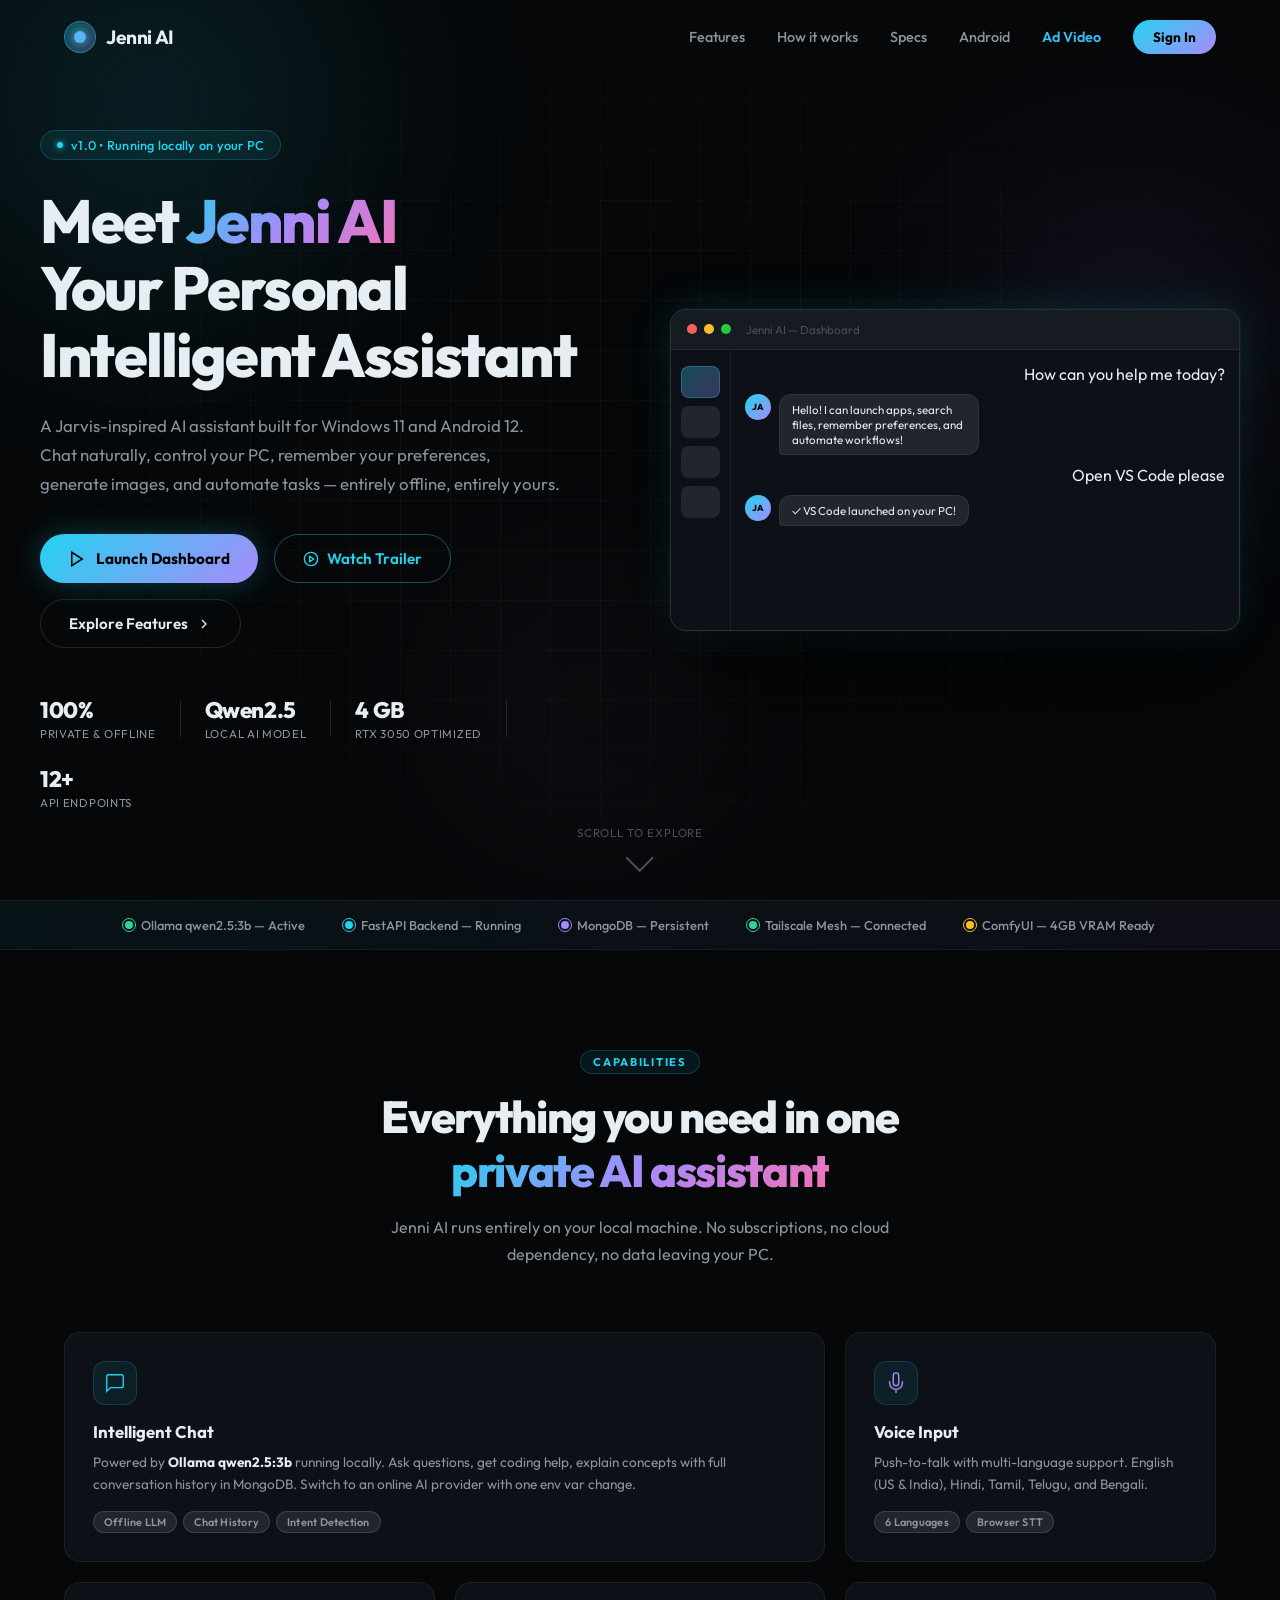
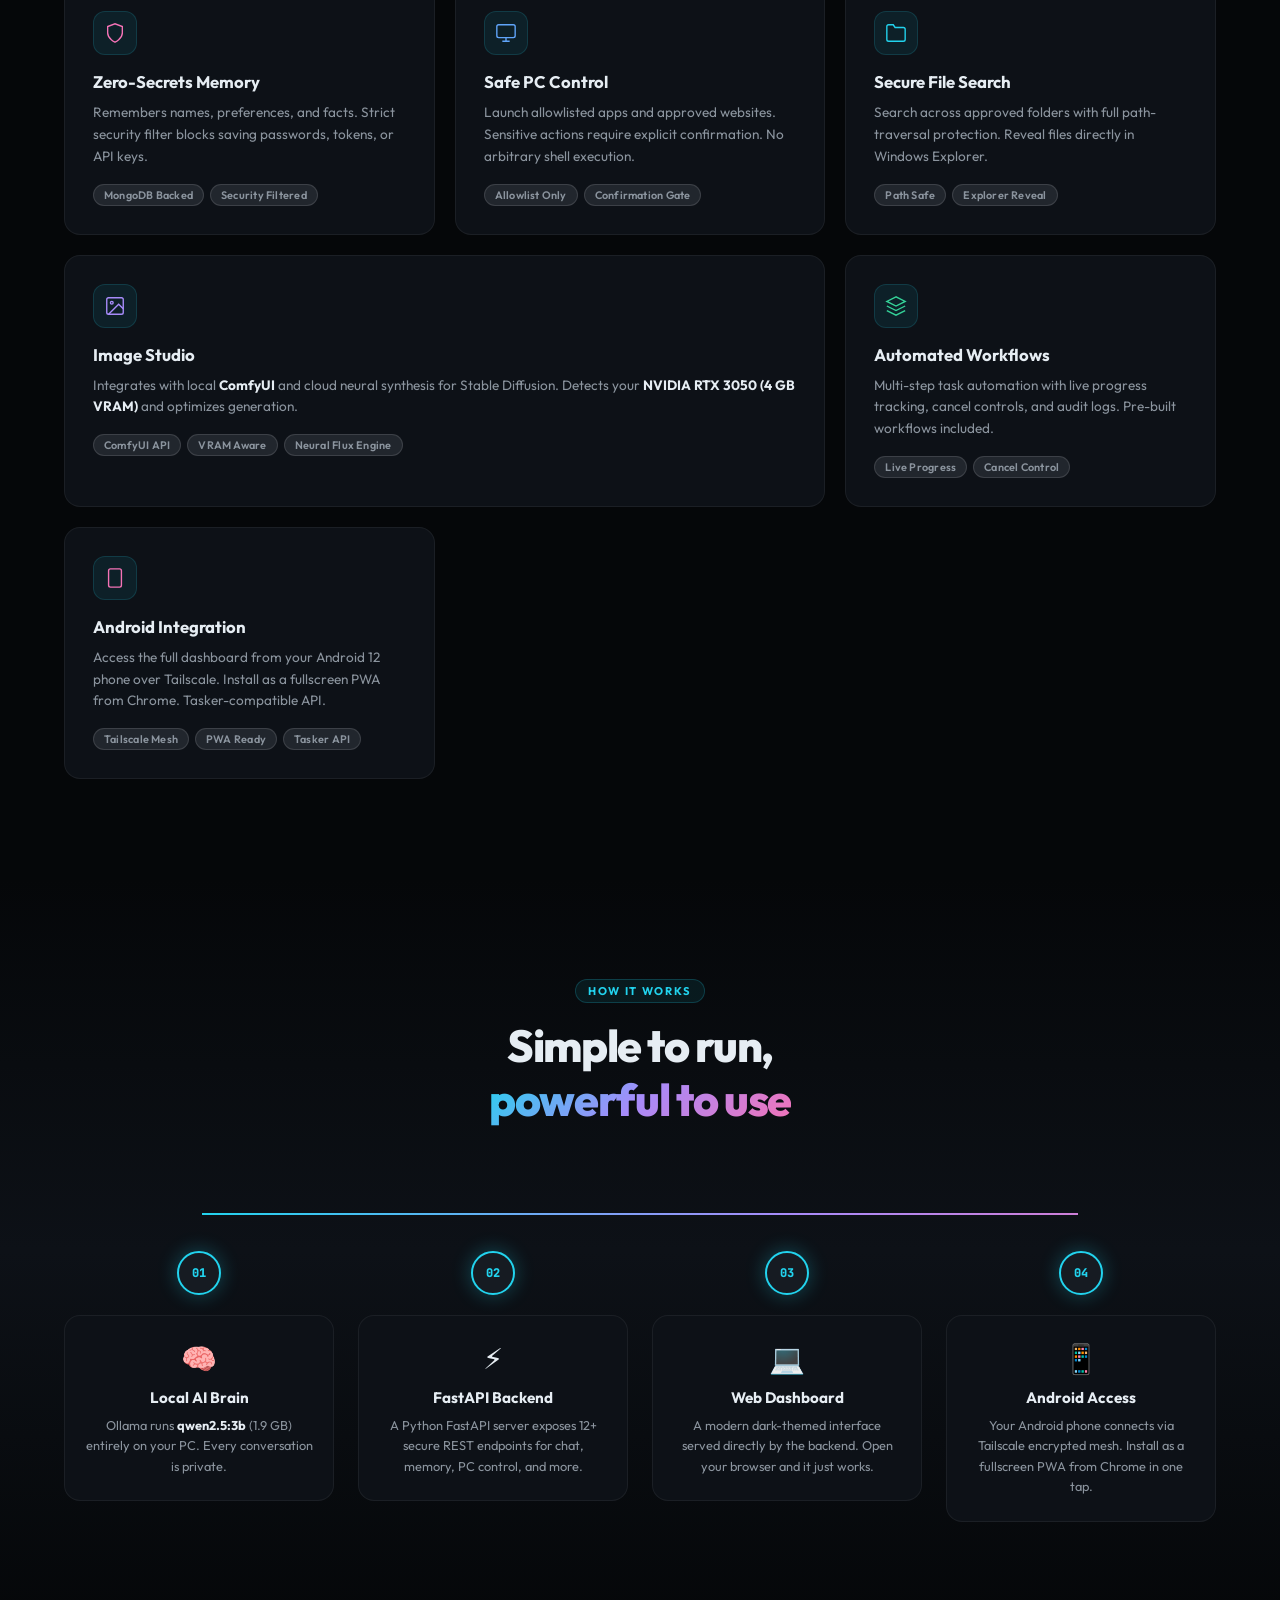
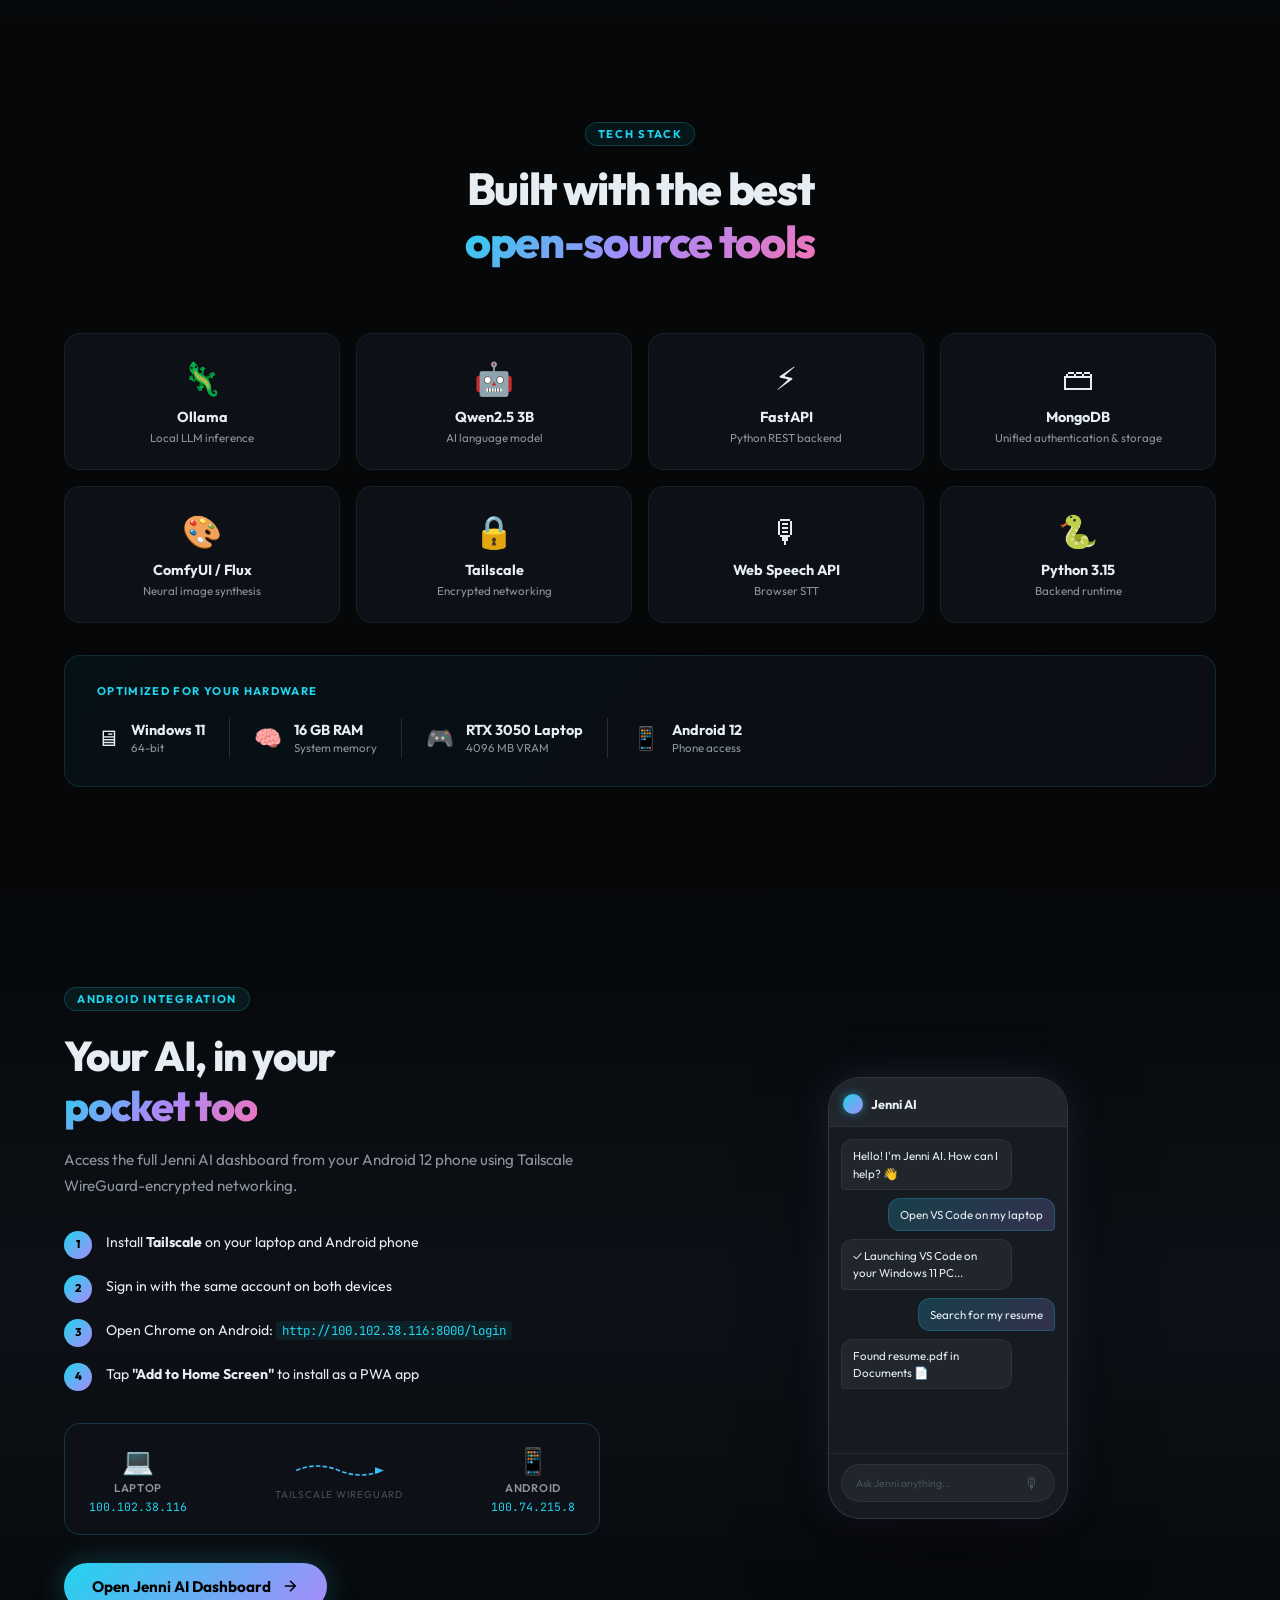
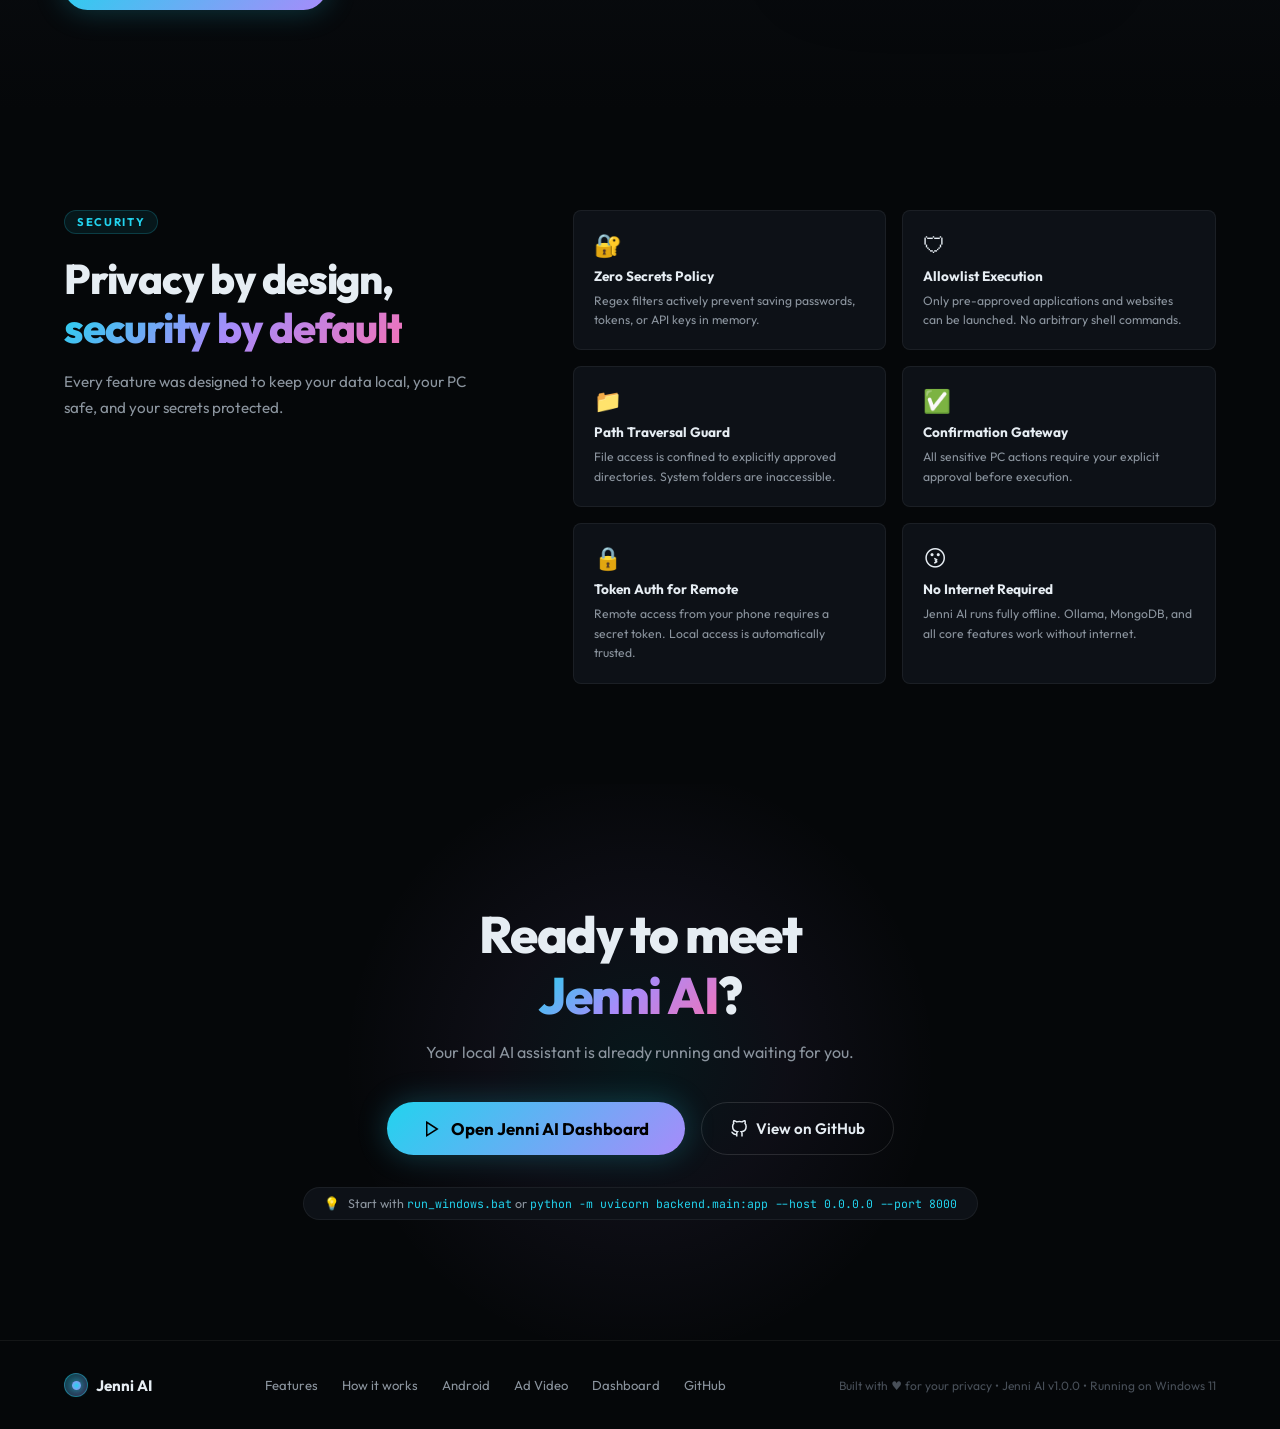
<file: index.html>
<!DOCTYPE html>
<html lang="en">
<head>
  <meta charset="UTF-8">
  <meta name="viewport" content="width=device-width, initial-scale=1.0">
  <title>Jenni AI — Your Personal Intelligent Assistant</title>
  <meta name="description" content="Jenni AI is your personal AI assistant for Windows 11 and Android. Chat, control your PC, manage memories, generate images, and automate workflows — all privately, locally, with no cloud required.">
  <link rel="preconnect" href="https://fonts.googleapis.com">
  <link rel="preconnect" href="https://fonts.gstatic.com" crossorigin>
  <link href="https://fonts.googleapis.com/css2?family=Outfit:wght@200;300;400;500;600;700;800;900&family=JetBrains+Mono:wght@400;500&display=swap" rel="stylesheet">
  <link rel="stylesheet" href="frontend/landing.css">
  <link rel="stylesheet" href="landing.css">
  <link rel="stylesheet" href="/static/landing.css">
  <link rel="stylesheet" href="/frontend/landing.css">
</head>
<body>
  <!-- Navigation -->
  <nav class="navbar" id="navbar">
    <div class="nav-inner">
      <a href="#" class="nav-brand">
        <div class="nav-orb"><div class="nav-orb-inner"></div></div>
        <span>Jenni AI</span>
      </a>
      <div class="nav-links">
        <a href="#features">Features</a>
        <a href="#how-it-works">How it works</a>
        <a href="#specs">Specs</a>
        <a href="#android">Android</a>
        <a href="frontend/ad_video.html" style="color: #38bdf8; font-weight: 600;">Ad Video</a>
        <a href="frontend/login.html" class="nav-cta-btn">Sign In</a>
      </div>
      <button class="mobile-nav-toggle" id="mobile-nav-toggle" aria-label="Toggle menu">
        <span></span><span></span><span></span>
      </button>
    </div>
  </nav>
  <div class="mobile-menu" id="mobile-menu">
    <a href="#features" onclick="closeMobileMenu()">Features</a>
    <a href="#how-it-works" onclick="closeMobileMenu()">How it works</a>
    <a href="#specs" onclick="closeMobileMenu()">Specs</a>
    <a href="#android" onclick="closeMobileMenu()">Android</a>
    <a href="frontend/ad_video.html" onclick="closeMobileMenu()">Ad Video</a>
    <a href="frontend/dashboard.html" class="mobile-cta">Open Dashboard</a>
  </div>
  <!-- Hero Section -->
  <section class="hero" id="hero">
    <div class="hero-bg">
      <div class="hero-orb hero-orb-1"></div>
      <div class="hero-orb hero-orb-2"></div>
      <div class="hero-orb hero-orb-3"></div>
      <div class="grid-overlay"></div>
    </div>
    <div class="hero-layout">
      <div class="hero-content">
        <div class="hero-badge"><span class="badge-dot"></span><span>v1.0 &bull; Running locally on your PC</span></div>
        <h1 class="hero-title">Meet <span class="gradient-text">Jenni AI</span><br>Your Personal<br>Intelligent Assistant</h1>
        <p class="hero-subtitle">A Jarvis-inspired AI assistant built for Windows 11 and Android 12. Chat naturally, control your PC, remember your preferences, generate images, and automate tasks &mdash; entirely offline, entirely yours.</p>
        <div class="hero-actions">
          <a href="frontend/dashboard.html" class="btn-hero-primary"><svg viewBox="0 0 24 24" fill="none" stroke="currentColor" stroke-width="2"><polygon points="5 3 19 12 5 21 5 3"/></svg>Launch Dashboard</a>
          <a href="frontend/ad_video.html" class="btn-hero-secondary" style="border-color: rgba(56,189,248,0.4); color: var(--cyan);"><svg viewBox="0 0 24 24" fill="none" stroke="currentColor" stroke-width="2"><circle cx="12" cy="12" r="10"/><polygon points="10 8 16 12 10 16 10 8"/></svg>Watch Trailer</a>
          <a href="#features" class="btn-hero-secondary">Explore Features<svg viewBox="0 0 24 24" fill="none" stroke="currentColor" stroke-width="2"><polyline points="9 18 15 12 9 6"/></svg></a>
        </div>
        <div class="hero-stats">
          <div class="stat"><div class="stat-val">100%</div><div class="stat-label">Private &amp; Offline</div></div>
          <div class="stat-divider"></div>
          <div class="stat"><div class="stat-val">Qwen2.5</div><div class="stat-label">Local AI Model</div></div>
          <div class="stat-divider"></div>
          <div class="stat"><div class="stat-val">4 GB</div><div class="stat-label">RTX 3050 Optimized</div></div>
          <div class="stat-divider"></div>
          <div class="stat"><div class="stat-val">12+</div><div class="stat-label">API Endpoints</div></div>
        </div>
      </div>
      <div class="hero-visual">
        <div class="dashboard-mockup">
          <div class="mockup-bar">
            <div class="mockup-dot red"></div>
            <div class="mockup-dot yellow"></div>
            <div class="mockup-dot green"></div>
            <span>Jenni AI &mdash; Dashboard</span>
          </div>
          <div class="mockup-body">
            <div class="mockup-sidebar">
              <div class="mockup-nav-item active"></div>
              <div class="mockup-nav-item"></div>
              <div class="mockup-nav-item"></div>
              <div class="mockup-nav-item"></div>
            </div>
            <div class="mockup-chat">
              <div class="mockup-msg user">How can you help me today?</div>
              <div class="mockup-msg jenni"><div class="mockup-avatar">JA</div><div>Hello! I can launch apps, search files, remember preferences, and automate workflows!</div></div>
              <div class="mockup-msg user">Open VS Code please</div>
              <div class="mockup-msg jenni"><div class="mockup-avatar">JA</div><div>&#10003; VS Code launched on your PC!</div></div>
            </div>
          </div>
        </div>
      </div>
    </div>
    <div class="hero-scroll-hint"><span>Scroll to explore</span><div class="scroll-arrow"></div></div>
  </section>
  <!-- Status Banner -->
  <section class="status-banner">
    <div class="container">
      <div class="status-items">
        <div class="status-item"><div class="ping green"></div><span>Ollama qwen2.5:3b &mdash; Active</span></div>
        <div class="status-item"><div class="ping cyan"></div><span>FastAPI Backend &mdash; Running</span></div>
        <div class="status-item"><div class="ping violet"></div><span>MongoDB &mdash; Persistent</span></div>
        <div class="status-item"><div class="ping green"></div><span>Tailscale Mesh &mdash; Connected</span></div>
        <div class="status-item"><div class="ping yellow"></div><span>ComfyUI &mdash; 4GB VRAM Ready</span></div>
      </div>
    </div>
  </section>
  <!-- Features Section -->
  <section class="features-section" id="features">
    <div class="container">
      <div class="section-header-web">
        <div class="section-tag">CAPABILITIES</div>
        <h2>Everything you need in one<br><span class="gradient-text">private AI assistant</span></h2>
        <p>Jenni AI runs entirely on your local machine. No subscriptions, no cloud dependency, no data leaving your PC.</p>
      </div>
      <div class="features-grid">
        <div class="feature-card large" data-color="cyan">
          <div class="feature-icon-wrap"><svg viewBox="0 0 24 24" fill="none" stroke="currentColor" stroke-width="1.5"><path d="M21 15a2 2 0 0 1-2 2H7l-4 4V5a2 2 0 0 1 2-2h14a2 2 0 0 1 2 2z"/></svg></div>
          <h3>Intelligent Chat</h3>
          <p>Powered by <strong>Ollama qwen2.5:3b</strong> running locally. Ask questions, get coding help, explain concepts with full conversation history in MongoDB. Switch to an online AI provider with one env var change.</p>
          <div class="feature-chips"><span class="feature-chip">Offline LLM</span><span class="feature-chip">Chat History</span><span class="feature-chip">Intent Detection</span></div>
        </div>
        <div class="feature-card" data-color="violet">
          <div class="feature-icon-wrap"><svg viewBox="0 0 24 24" fill="none" stroke="currentColor" stroke-width="1.5"><path d="M12 1a3 3 0 0 0-3 3v8a3 3 0 0 0 6 0V4a3 3 0 0 0-3-3z"/><path d="M19 10v2a7 7 0 0 1-14 0v-2"/><line x1="12" y1="19" x2="12" y2="23"/></svg></div>
          <h3>Voice Input</h3>
          <p>Push-to-talk with multi-language support. English (US &amp; India), Hindi, Tamil, Telugu, and Bengali.</p>
          <div class="feature-chips"><span class="feature-chip">6 Languages</span><span class="feature-chip">Browser STT</span></div>
        </div>
        <div class="feature-card" data-color="pink">
          <div class="feature-icon-wrap"><svg viewBox="0 0 24 24" fill="none" stroke="currentColor" stroke-width="1.5"><path d="M12 22s8-4 8-10V5l-8-3-8 3v7c0 6 8 10 8 10z"/></svg></div>
          <h3>Zero-Secrets Memory</h3>
          <p>Remembers names, preferences, and facts. Strict security filter blocks saving passwords, tokens, or API keys.</p>
          <div class="feature-chips"><span class="feature-chip">MongoDB Backed</span><span class="feature-chip">Security Filtered</span></div>
        </div>
        <div class="feature-card" data-color="blue">
          <div class="feature-icon-wrap"><svg viewBox="0 0 24 24" fill="none" stroke="currentColor" stroke-width="1.5"><rect x="2" y="3" width="20" height="14" rx="2" ry="2"/><line x1="8" y1="21" x2="16" y2="21"/><line x1="12" y1="17" x2="12" y2="21"/></svg></div>
          <h3>Safe PC Control</h3>
          <p>Launch allowlisted apps and approved websites. Sensitive actions require explicit confirmation. No arbitrary shell execution.</p>
          <div class="feature-chips"><span class="feature-chip">Allowlist Only</span><span class="feature-chip">Confirmation Gate</span></div>
        </div>
        <div class="feature-card" data-color="cyan">
          <div class="feature-icon-wrap"><svg viewBox="0 0 24 24" fill="none" stroke="currentColor" stroke-width="1.5"><path d="M22 19a2 2 0 0 1-2 2H4a2 2 0 0 1-2-2V5a2 2 0 0 1 2-2h5l2 3h9a2 2 0 0 1 2 2z"/></svg></div>
          <h3>Secure File Search</h3>
          <p>Search across approved folders with full path-traversal protection. Reveal files directly in Windows Explorer.</p>
          <div class="feature-chips"><span class="feature-chip">Path Safe</span><span class="feature-chip">Explorer Reveal</span></div>
        </div>
        <div class="feature-card large" data-color="violet">
          <div class="feature-icon-wrap"><svg viewBox="0 0 24 24" fill="none" stroke="currentColor" stroke-width="1.5"><rect x="3" y="3" width="18" height="18" rx="2" ry="2"/><circle cx="8.5" cy="8.5" r="1.5"/><polyline points="21 15 16 10 5 21"/></svg></div>
          <h3>Image Studio</h3>
          <p>Integrates with local <strong>ComfyUI</strong> and cloud neural synthesis for Stable Diffusion. Detects your <strong>NVIDIA RTX 3050 (4 GB VRAM)</strong> and optimizes generation.</p>
          <div class="feature-chips"><span class="feature-chip">ComfyUI API</span><span class="feature-chip">VRAM Aware</span><span class="feature-chip">Neural Flux Engine</span></div>
        </div>
        <div class="feature-card" data-color="green">
          <div class="feature-icon-wrap"><svg viewBox="0 0 24 24" fill="none" stroke="currentColor" stroke-width="1.5"><polygon points="12 2 2 7 12 12 22 7 12 2"/><polyline points="2 17 12 22 22 17"/><polyline points="2 12 12 17 22 12"/></svg></div>
          <h3>Automated Workflows</h3>
          <p>Multi-step task automation with live progress tracking, cancel controls, and audit logs. Pre-built workflows included.</p>
          <div class="feature-chips"><span class="feature-chip">Live Progress</span><span class="feature-chip">Cancel Control</span></div>
        </div>
        <div class="feature-card" data-color="pink">
          <div class="feature-icon-wrap"><svg viewBox="0 0 24 24" fill="none" stroke="currentColor" stroke-width="1.5"><rect x="5" y="2" width="14" height="20" rx="2" ry="2"/><line x1="12" y1="18" x2="12.01" y2="18"/></svg></div>
          <h3>Android Integration</h3>
          <p>Access the full dashboard from your Android 12 phone over Tailscale. Install as a fullscreen PWA from Chrome. Tasker-compatible API.</p>
          <div class="feature-chips"><span class="feature-chip">Tailscale Mesh</span><span class="feature-chip">PWA Ready</span><span class="feature-chip">Tasker API</span></div>
        </div>
      </div>
    </div>
  </section>
  <!-- How It Works -->
  <section class="how-it-works" id="how-it-works">
    <div class="container">
      <div class="section-header-web">
        <div class="section-tag">HOW IT WORKS</div>
        <h2>Simple to run,<br><span class="gradient-text">powerful to use</span></h2>
      </div>
      <div class="steps-track">
        <div class="steps-line"></div>
        <div class="step"><div class="step-num">01</div><div class="step-card"><div class="step-icon">&#129504;</div><h3>Local AI Brain</h3><p>Ollama runs <strong>qwen2.5:3b</strong> (1.9 GB) entirely on your PC. Every conversation is private.</p></div></div>
        <div class="step"><div class="step-num">02</div><div class="step-card"><div class="step-icon">&#9889;</div><h3>FastAPI Backend</h3><p>A Python FastAPI server exposes 12+ secure REST endpoints for chat, memory, PC control, and more.</p></div></div>
        <div class="step"><div class="step-num">03</div><div class="step-card"><div class="step-icon">&#128187;</div><h3>Web Dashboard</h3><p>A modern dark-themed interface served directly by the backend. Open your browser and it just works.</p></div></div>
        <div class="step"><div class="step-num">04</div><div class="step-card"><div class="step-icon">&#128241;</div><h3>Android Access</h3><p>Your Android phone connects via Tailscale encrypted mesh. Install as a fullscreen PWA from Chrome in one tap.</p></div></div>
      </div>
    </div>
  </section>
  <!-- Tech Stack -->
  <section class="tech-section" id="specs">
    <div class="container">
      <div class="section-header-web">
        <div class="section-tag">TECH STACK</div>
        <h2>Built with the best<br><span class="gradient-text">open-source tools</span></h2>
      </div>
      <div class="tech-grid">
        <div class="tech-card"><div class="tech-logo">&#129422;</div><div class="tech-name">Ollama</div><div class="tech-desc">Local LLM inference</div></div>
        <div class="tech-card"><div class="tech-logo">&#129302;</div><div class="tech-name">Qwen2.5 3B</div><div class="tech-desc">AI language model</div></div>
        <div class="tech-card"><div class="tech-logo">&#9889;</div><div class="tech-name">FastAPI</div><div class="tech-desc">Python REST backend</div></div>
        <div class="tech-card"><div class="tech-logo">&#128451;</div><div class="tech-name">MongoDB</div><div class="tech-desc">Unified authentication & storage</div></div>
        <div class="tech-card"><div class="tech-logo">&#127912;</div><div class="tech-name">ComfyUI / Flux</div><div class="tech-desc">Neural image synthesis</div></div>
        <div class="tech-card"><div class="tech-logo">&#128274;</div><div class="tech-name">Tailscale</div><div class="tech-desc">Encrypted networking</div></div>
        <div class="tech-card"><div class="tech-logo">&#127897;</div><div class="tech-name">Web Speech API</div><div class="tech-desc">Browser STT</div></div>
        <div class="tech-card"><div class="tech-logo">&#128013;</div><div class="tech-name">Python 3.15</div><div class="tech-desc">Backend runtime</div></div>
      </div>
      <div class="hardware-card">
        <div class="hw-label">Optimized for your hardware</div>
        <div class="hw-specs">
          <div class="hw-spec"><div class="hw-icon">&#128421;</div><div class="hw-info"><strong>Windows 11</strong><span>64-bit</span></div></div>
          <div class="hw-sep"></div>
          <div class="hw-spec"><div class="hw-icon">&#129504;</div><div class="hw-info"><strong>16 GB RAM</strong><span>System memory</span></div></div>
          <div class="hw-sep"></div>
          <div class="hw-spec"><div class="hw-icon">&#127918;</div><div class="hw-info"><strong>RTX 3050 Laptop</strong><span>4096 MB VRAM</span></div></div>
          <div class="hw-sep"></div>
          <div class="hw-spec"><div class="hw-icon">&#128241;</div><div class="hw-info"><strong>Android 12</strong><span>Phone access</span></div></div>
        </div>
      </div>
    </div>
  </section>
  <!-- Android Section -->
  <section class="android-section" id="android">
    <div class="container">
      <div class="android-layout">
        <div class="android-content">
          <div class="section-tag">ANDROID INTEGRATION</div>
          <h2>Your AI, in your<br><span class="gradient-text">pocket too</span></h2>
          <p>Access the full Jenni AI dashboard from your Android 12 phone using Tailscale WireGuard-encrypted networking.</p>
          <div class="android-steps">
            <div class="android-step"><div class="android-step-num">1</div><div>Install <strong>Tailscale</strong> on your laptop and Android phone</div></div>
            <div class="android-step"><div class="android-step-num">2</div><div>Sign in with the same account on both devices</div></div>
            <div class="android-step"><div class="android-step-num">3</div><div>Open Chrome on Android: <code>http://100.102.38.116:8000/login</code></div></div>
            <div class="android-step"><div class="android-step-num">4</div><div>Tap <strong>"Add to Home Screen"</strong> to install as a PWA app</div></div>
          </div>
          <div class="tailscale-info">
            <div class="ts-node"><div class="ts-icon">&#128187;</div><div class="ts-label">Laptop</div><div class="ts-ip">100.102.38.116</div></div>
            <div class="ts-arrow"><svg viewBox="0 0 80 24" fill="none"><path d="M2 12 Q20 4 40 12 Q60 20 78 12" stroke="#38bdf8" stroke-width="1.5" stroke-dasharray="4 2"/><polygon points="72,9 80,12 72,15" fill="#38bdf8"/></svg><div class="ts-label-mid">Tailscale WireGuard</div></div>
            <div class="ts-node"><div class="ts-icon">&#128241;</div><div class="ts-label">Android</div><div class="ts-ip">100.74.215.8</div></div>
          </div>
          <a href="frontend/dashboard.html" class="btn-hero-primary" style="margin-top:28px;display:inline-flex;">Open Jenni AI Dashboard<svg viewBox="0 0 24 24" fill="none" stroke="currentColor" stroke-width="2"><line x1="5" y1="12" x2="19" y2="12"/><polyline points="12 5 19 12 12 19"/></svg></a>
        </div>
        <div class="phone-mockup-wrapper">
          <div class="phone-mockup">
            <div class="phone-screen">
              <div class="phone-header"><div class="phone-orb"></div><span>Jenni AI</span></div>
              <div class="phone-chat">
                <div class="phone-msg jenni">Hello! I'm Jenni AI. How can I help? &#128075;</div>
                <div class="phone-msg user">Open VS Code on my laptop</div>
                <div class="phone-msg jenni">&#10003; Launching VS Code on your Windows 11 PC...</div>
                <div class="phone-msg user">Search for my resume</div>
                <div class="phone-msg jenni">Found resume.pdf in Documents &#128196;</div>
              </div>
              <div class="phone-input"><div class="phone-input-bar"><span>Ask Jenni anything...</span><div class="phone-mic">&#127897;</div></div></div>
            </div>
          </div>
        </div>
      </div>
    </div>
  </section>
  <!-- Security Section -->
  <section class="security-section">
    <div class="container">
      <div class="security-grid">
        <div class="security-intro">
          <div class="section-tag">SECURITY</div>
          <h2>Privacy by design,<br><span class="gradient-text">security by default</span></h2>
          <p>Every feature was designed to keep your data local, your PC safe, and your secrets protected.</p>
        </div>
        <div class="security-cards">
          <div class="sec-card"><div class="sec-icon">&#128272;</div><h4>Zero Secrets Policy</h4><p>Regex filters actively prevent saving passwords, tokens, or API keys in memory.</p></div>
          <div class="sec-card"><div class="sec-icon">&#128737;</div><h4>Allowlist Execution</h4><p>Only pre-approved applications and websites can be launched. No arbitrary shell commands.</p></div>
          <div class="sec-card"><div class="sec-icon">&#128193;</div><h4>Path Traversal Guard</h4><p>File access is confined to explicitly approved directories. System folders are inaccessible.</p></div>
          <div class="sec-card"><div class="sec-icon">&#9989;</div><h4>Confirmation Gateway</h4><p>All sensitive PC actions require your explicit approval before execution.</p></div>
          <div class="sec-card"><div class="sec-icon">&#128274;</div><h4>Token Auth for Remote</h4><p>Remote access from your phone requires a secret token. Local access is automatically trusted.</p></div>
          <div class="sec-card"><div class="sec-icon">&#128535;</div><h4>No Internet Required</h4><p>Jenni AI runs fully offline. Ollama, MongoDB, and all core features work without internet.</p></div>
        </div>
      </div>
    </div>
  </section>
  <!-- CTA Section -->
  <section class="cta-section">
    <div class="cta-glow"></div>
    <div class="container">
      <div class="cta-inner">
        <h2>Ready to meet<br><span class="gradient-text">Jenni AI</span>?</h2>
        <p>Your local AI assistant is already running and waiting for you.</p>
        <div class="cta-actions">
          <a href="frontend/dashboard.html" class="btn-hero-primary large"><svg viewBox="0 0 24 24" fill="none" stroke="currentColor" stroke-width="2"><polygon points="5 3 19 12 5 21 5 3"/></svg>Open Jenni AI Dashboard</a>
          <a href="https://github.com/jsssameer7/jenni_ai" target="_blank" class="btn-hero-secondary"><svg viewBox="0 0 24 24" fill="none" stroke="currentColor" stroke-width="2"><path d="M9 19c-5 1.5-5-2.5-7-3m14 6v-3.87a3.37 3.37 0 0 0-.94-2.61c3.14-.35 6.44-1.54 6.44-7A5.44 5.44 0 0 0 20 4.77 5.07 5.07 0 0 0 19.91 1S18.73.65 16 2.48a13.38 13.38 0 0 0-7 0C6.27.65 5.09 1 5.09 1A5.07 5.07 0 0 0 5 4.77a5.44 5.44 0 0 0-1.5 3.78c0 5.42 3.3 6.61 6.44 7A3.37 3.37 0 0 0 9 18.13V22"/></svg>View on GitHub</a>
        </div>
        <div class="cta-tip"><span>&#128161;</span><span>Start with <code>run_windows.bat</code> or <code>python -m uvicorn backend.main:app --host 0.0.0.0 --port 8000</code></span></div>
      </div>
    </div>
  </section>
  <!-- Footer -->
  <footer class="site-footer">
    <div class="container">
      <div class="footer-inner">
        <div class="footer-brand"><div class="nav-orb small"><div class="nav-orb-inner"></div></div><span>Jenni AI</span></div>
        <div class="footer-links"><a href="#features">Features</a><a href="#how-it-works">How it works</a><a href="#android">Android</a><a href="frontend/ad_video.html">Ad Video</a><a href="frontend/dashboard.html">Dashboard</a><a href="https://github.com/jsssameer7/jenni_ai" target="_blank">GitHub</a></div>
        <div class="footer-copy">Built with &hearts; for your privacy &bull; Jenni AI v1.0.0 &bull; Running on Windows 11</div>
      </div>
    </div>
  </footer>
  <script>
    const navbar = document.getElementById('navbar');
    window.addEventListener('scroll', () => { navbar.classList.toggle('scrolled', window.scrollY > 60); });
    const toggle = document.getElementById('mobile-nav-toggle');
    const mobileMenu = document.getElementById('mobile-menu');
    toggle.addEventListener('click', () => { mobileMenu.classList.toggle('open'); toggle.classList.toggle('open'); });
    function closeMobileMenu() { mobileMenu.classList.remove('open'); toggle.classList.remove('open'); }
    document.querySelectorAll('a[href^="#"]').forEach(a => {
      a.addEventListener('click', e => {
        const href = a.getAttribute('href');
        if (href === '#') return;
        e.preventDefault();
        const el = document.querySelector(href);
        if (el) el.scrollIntoView({ behavior: 'smooth', block: 'start' });
        closeMobileMenu();
      });
    });
    const observer = new IntersectionObserver((entries) => {
      entries.forEach(entry => { if (entry.isIntersecting) entry.target.classList.add('in-view'); });
    }, { threshold: 0.08, rootMargin: '0px 0px -40px 0px' });
    document.querySelectorAll('.feature-card, .step, .tech-card, .sec-card, .android-step').forEach(el => {
      el.classList.add('animate-on-scroll'); observer.observe(el);
    });
  </script>
</body>
</html>
</file>
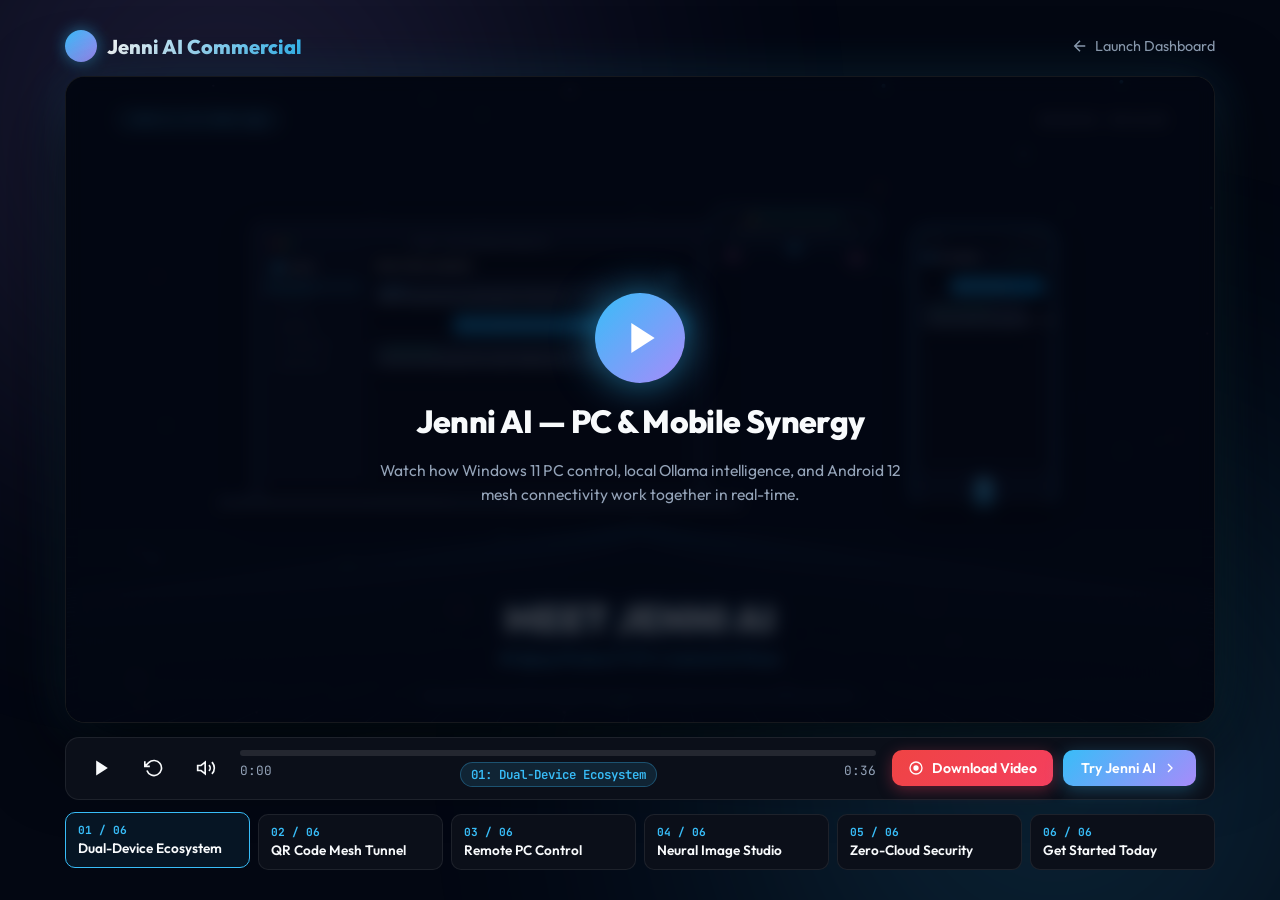
<file: ad.html>
<!DOCTYPE html>
<html lang="en">
<head>
  <meta charset="UTF-8">
  <meta http-equiv="refresh" content="0; url=frontend/ad_video.html">
  <title>Jenni AI — Official Video Trailer</title>
  <script>window.location.replace("frontend/ad_video.html");</script>
</head>
<body style="background:#030712; color:#fff; font-family:sans-serif; text-align:center; padding-top:20vh;">
  <h2>Loading Jenni AI Video Trailer...</h2>
  <p><a href="frontend/ad_video.html" style="color:#38bdf8;">Click here if not redirected automatically</a></p>
</body>
</html>
</file>
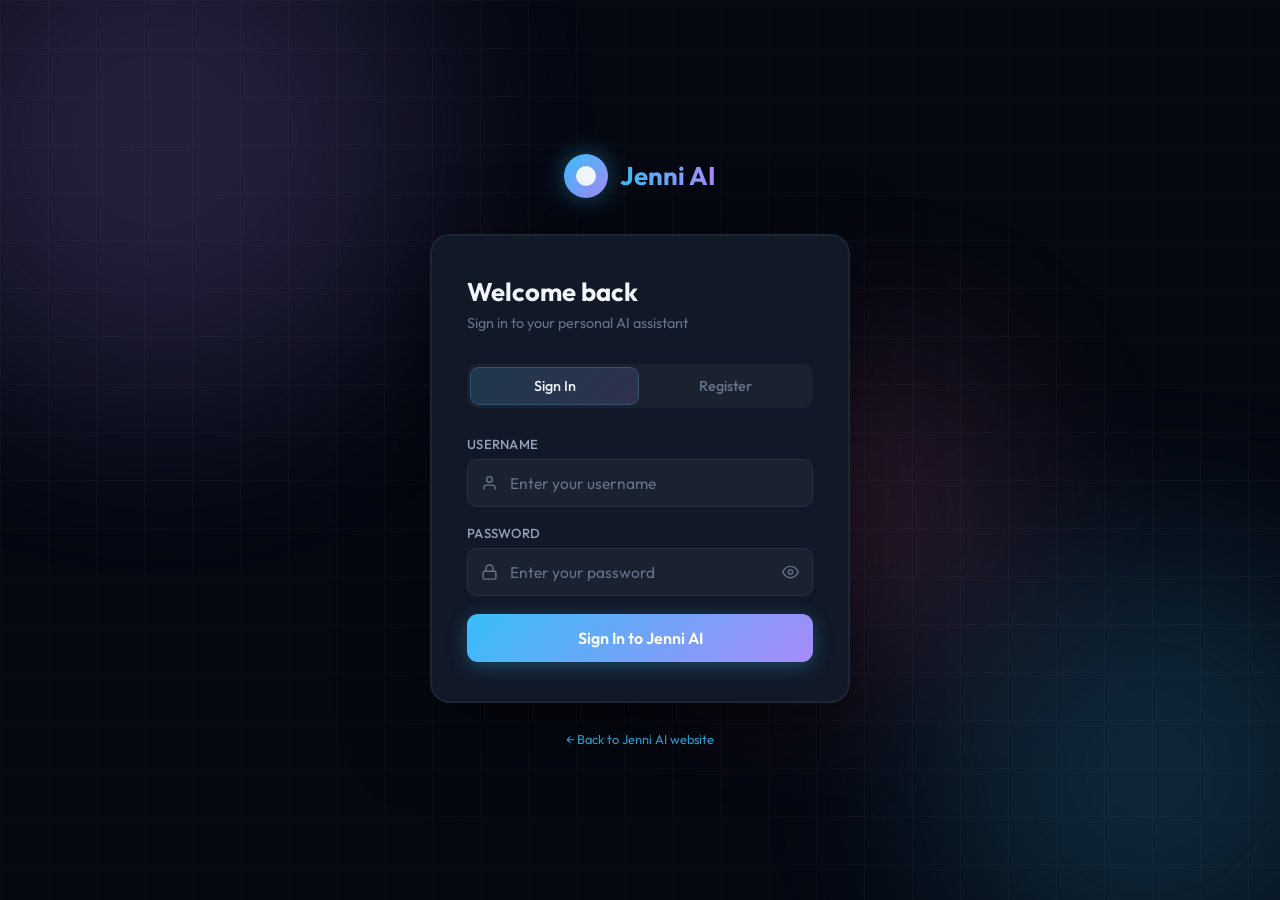
<file: app.html>
<!DOCTYPE html>
<html lang="en">
<head>
  <meta charset="UTF-8">
  <meta http-equiv="refresh" content="0; url=frontend/dashboard.html">
  <title>Jenni AI — Dashboard</title>
  <script>window.location.replace("frontend/dashboard.html");</script>
</head>
<body style="background:#050811; color:#fff; font-family:sans-serif; text-align:center; padding-top:20vh;">
  <h2>Loading Jenni AI Dashboard...</h2>
  <p><a href="frontend/dashboard.html" style="color:#38bdf8;">Click here if not redirected automatically</a></p>
</body>
</html>
</file>
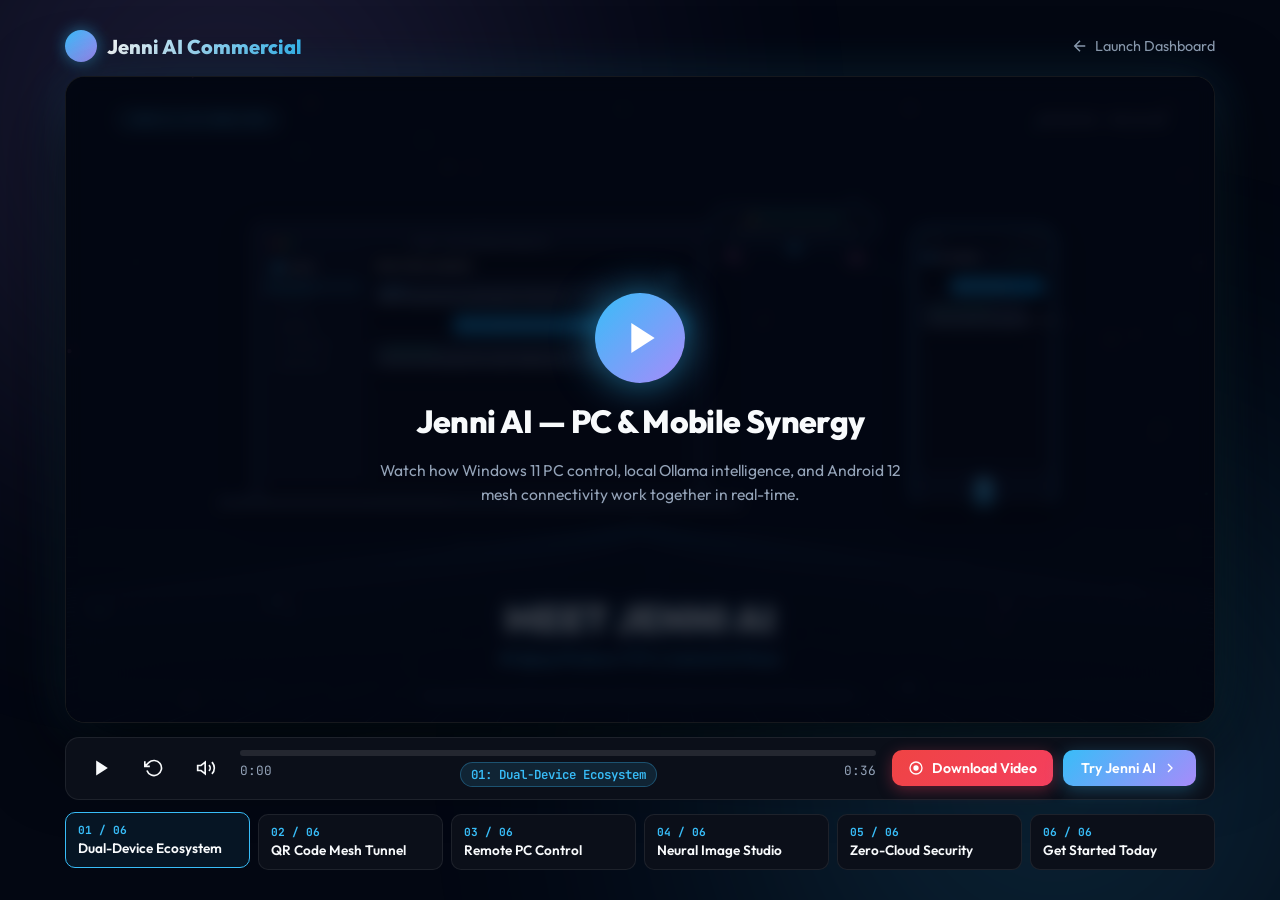
<file: frontend/ad_video.html>
<!DOCTYPE html>
<html lang="en">
<head>
  <meta charset="UTF-8">
  <meta name="viewport" content="width=device-width, initial-scale=1.0">
  <title>Jenni AI — Official Video Trailer: PC & Mobile Integration</title>
  <link rel="preconnect" href="https://fonts.googleapis.com">
  <link rel="preconnect" href="https://fonts.gstatic.com" crossorigin>
  <link href="https://fonts.googleapis.com/css2?family=Outfit:wght@300;400;600;700;800;900&family=JetBrains+Mono:wght@400;600;700&display=swap" rel="stylesheet">
  <style>
    *, *::before, *::after { box-sizing: border-box; margin: 0; padding: 0; }

    :root {
      --bg: #030712;
      --surface: #0b0f19;
      --card: #111827;
      --border: rgba(255, 255, 255, 0.08);
      --cyan: #38bdf8;
      --violet: #a78bfa;
      --pink: #f472b6;
      --green: #34d399;
      --text: #f8fafc;
      --text-muted: #94a3b8;
    }

    body {
      background: var(--bg);
      color: var(--text);
      font-family: 'Outfit', sans-serif;
      min-height: 100vh;
      display: flex;
      flex-direction: column;
      align-items: center;
      justify-content: center;
      overflow-x: hidden;
      padding: 16px;
    }

    /* Ambient background glowing orbs */
    .glow-sphere {
      position: fixed;
      width: 650px;
      height: 650px;
      border-radius: 50%;
      filter: blur(150px);
      opacity: 0.16;
      pointer-events: none;
      z-index: 0;
    }
    .glow-1 { top: -200px; left: -100px; background: var(--violet); }
    .glow-2 { bottom: -200px; right: -100px; background: var(--cyan); }

    .header-bar {
      position: relative;
      z-index: 10;
      width: 100%;
      max-width: 1150px;
      display: flex;
      justify-content: space-between;
      align-items: center;
      margin-bottom: 14px;
    }

    .brand-logo {
      display: flex;
      align-items: center;
      gap: 10px;
      text-decoration: none;
      color: var(--text);
    }
    .logo-orb {
      width: 32px;
      height: 32px;
      border-radius: 50%;
      background: linear-gradient(135deg, var(--cyan), var(--violet));
      box-shadow: 0 0 16px rgba(56, 189, 248, 0.5);
    }
    .brand-title {
      font-weight: 800;
      font-size: 1.25rem;
      background: linear-gradient(90deg, #fff, var(--cyan));
      -webkit-background-clip: text;
      -webkit-text-fill-color: transparent;
    }

    .back-btn {
      color: var(--text-muted);
      text-decoration: none;
      font-size: 0.9rem;
      display: flex;
      align-items: center;
      gap: 6px;
      transition: color 0.2s;
    }
    .back-btn:hover { color: var(--cyan); }

    /* Video Player Viewport Container */
    .player-container {
      position: relative;
      z-index: 10;
      width: 100%;
      max-width: 1150px;
      aspect-ratio: 16 / 9;
      background: #02040a;
      border-radius: 20px;
      overflow: hidden;
      border: 1px solid var(--border);
      box-shadow: 0 25px 80px rgba(0, 0, 0, 0.85), 0 0 50px rgba(56, 189, 248, 0.18);
      display: flex;
      align-items: center;
      justify-content: center;
    }

    canvas {
      width: 100%;
      height: 100%;
      display: block;
      object-fit: contain;
    }

    /* Start Overlay */
    .play-overlay {
      position: absolute;
      inset: 0;
      background: rgba(3, 7, 18, 0.78);
      backdrop-filter: blur(8px);
      display: flex;
      flex-direction: column;
      align-items: center;
      justify-content: center;
      gap: 18px;
      z-index: 20;
      transition: opacity 0.3s ease, visibility 0.3s;
    }
    .play-overlay.hidden {
      opacity: 0;
      visibility: hidden;
      pointer-events: none;
    }

    .big-play-btn {
      width: 90px;
      height: 90px;
      border-radius: 50%;
      background: linear-gradient(135deg, var(--cyan), var(--violet));
      border: none;
      cursor: pointer;
      display: flex;
      align-items: center;
      justify-content: center;
      color: #fff;
      box-shadow: 0 0 40px rgba(56, 189, 248, 0.6);
      transition: transform 0.2s, box-shadow 0.2s;
    }
    .big-play-btn:hover {
      transform: scale(1.08);
      box-shadow: 0 0 60px rgba(56, 189, 248, 0.85);
    }
    .big-play-btn svg { width: 40px; height: 40px; margin-left: 5px; }

    .play-overlay h2 {
      font-size: 2rem;
      font-weight: 800;
      letter-spacing: -0.02em;
      text-align: center;
    }
    .play-overlay p {
      font-size: 0.98rem;
      color: var(--text-muted);
      max-width: 520px;
      text-align: center;
      line-height: 1.5;
    }

    /* Video HUD Controls Bar */
    .controls-bar {
      position: relative;
      z-index: 10;
      width: 100%;
      max-width: 1150px;
      margin-top: 14px;
      background: var(--surface);
      border: 1px solid var(--border);
      border-radius: 14px;
      padding: 12px 18px;
      display: flex;
      align-items: center;
      gap: 16px;
    }

    .ctrl-btn {
      background: transparent;
      border: none;
      color: var(--text);
      cursor: pointer;
      display: flex;
      align-items: center;
      justify-content: center;
      padding: 8px;
      border-radius: 8px;
      transition: background 0.2s, color 0.2s;
    }
    .ctrl-btn:hover {
      background: rgba(255, 255, 255, 0.08);
      color: var(--cyan);
    }
    .ctrl-btn svg { width: 20px; height: 20px; }

    /* Timeline scrubber */
    .timeline-wrap {
      flex: 1;
      display: flex;
      flex-direction: column;
      gap: 6px;
    }
    .timeline-bar {
      width: 100%;
      height: 6px;
      background: rgba(255, 255, 255, 0.1);
      border-radius: 4px;
      position: relative;
      cursor: pointer;
      overflow: hidden;
    }
    .timeline-fill {
      position: absolute;
      left: 0; top: 0; bottom: 0;
      width: 0%;
      background: linear-gradient(90deg, var(--cyan), var(--violet));
      border-radius: 4px;
      transition: width 0.05s linear;
    }
    .time-label {
      font-size: 0.8rem;
      color: var(--text-muted);
      font-family: 'JetBrains Mono', monospace;
      display: flex;
      justify-content: space-between;
    }

    .scene-pill {
      font-size: 0.78rem;
      padding: 3px 10px;
      border-radius: 20px;
      background: rgba(56, 189, 248, 0.12);
      color: var(--cyan);
      border: 1px solid rgba(56, 189, 248, 0.3);
      font-weight: 600;
      white-space: nowrap;
    }

    /* Action Buttons */
    .action-group {
      display: flex;
      align-items: center;
      gap: 10px;
    }
    .record-btn {
      background: linear-gradient(135deg, #ef4444, #f43f5e);
      color: #fff;
      border: none;
      padding: 9px 16px;
      border-radius: 10px;
      font-family: 'Outfit', sans-serif;
      font-size: 0.88rem;
      font-weight: 600;
      cursor: pointer;
      display: flex;
      align-items: center;
      gap: 8px;
      box-shadow: 0 4px 15px rgba(244, 63, 94, 0.35);
      transition: transform 0.15s, opacity 0.2s;
    }
    .record-btn:hover {
      transform: translateY(-1px);
      opacity: 0.95;
    }
    .record-btn.recording {
      animation: pulse-rec 1.2s infinite;
    }
    @keyframes pulse-rec {
      0%, 100% { opacity: 1; transform: scale(1); }
      50% { opacity: 0.75; transform: scale(0.98); }
    }

    .cta-btn {
      background: linear-gradient(135deg, var(--cyan), var(--violet));
      color: #fff;
      text-decoration: none;
      padding: 9px 18px;
      border-radius: 10px;
      font-size: 0.88rem;
      font-weight: 600;
      display: flex;
      align-items: center;
      gap: 6px;
      box-shadow: 0 4px 18px rgba(56, 189, 248, 0.3);
      transition: transform 0.15s;
    }
    .cta-btn:hover { transform: translateY(-1px); }

    /* Scene Jump Cards */
    .scene-selector {
      position: relative;
      z-index: 10;
      width: 100%;
      max-width: 1150px;
      margin-top: 14px;
      display: grid;
      grid-template-columns: repeat(auto-fit, minmax(170px, 1fr));
      gap: 8px;
    }
    .scene-card {
      background: var(--surface);
      border: 1px solid var(--border);
      border-radius: 10px;
      padding: 10px 12px;
      cursor: pointer;
      transition: all 0.2s;
      text-align: left;
    }
    .scene-card:hover, .scene-card.active {
      border-color: var(--cyan);
      background: rgba(56, 189, 248, 0.08);
      transform: translateY(-2px);
    }
    .scene-card .s-num {
      font-size: 0.7rem;
      color: var(--cyan);
      font-family: 'JetBrains Mono', monospace;
      font-weight: 700;
    }
    .scene-card .s-title {
      font-size: 0.85rem;
      font-weight: 600;
      color: var(--text);
      margin-top: 2px;
    }

    @media (max-width: 768px) {
      .controls-bar { flex-wrap: wrap; }
      .action-group { width: 100%; justify-content: space-between; }
    }
  </style>
</head>
<body>
  <div class="glow-sphere glow-1"></div>
  <div class="glow-sphere glow-2"></div>

  <!-- Header -->
  <header class="header-bar">
    <a href="../index.html" class="brand-logo">
      <div class="logo-orb"></div>
      <span class="brand-title">Jenni AI Commercial</span>
    </a>
    <a href="dashboard.html" class="back-btn">
      <svg width="18" height="18" viewBox="0 0 24 24" fill="none" stroke="currentColor" stroke-width="2"><path d="M19 12H5M12 19l-7-7 7-7"/></svg>
      <span>Launch Dashboard</span>
    </a>
  </header>

  <!-- Video Viewport Canvas (1920x1080 Native High-Def) -->
  <div class="player-container" id="player-container">
    <canvas id="video-canvas" width="1920" height="1080"></canvas>

    <!-- Overlay Big Play Button -->
    <div class="play-overlay" id="play-overlay">
      <button class="big-play-btn" id="start-btn" title="Play Commercial">
        <svg viewBox="0 0 24 24" fill="currentColor"><polygon points="5 3 19 12 5 21 5 3"/></svg>
      </button>
      <h2>Jenni AI — PC & Mobile Synergy</h2>
      <p>Watch how Windows 11 PC control, local Ollama intelligence, and Android 12 mesh connectivity work together in real-time.</p>
    </div>
  </div>

  <!-- Player HUD Controls -->
  <div class="controls-bar">
    <button class="ctrl-btn" id="toggle-play-btn" title="Play / Pause">
      <svg id="play-icon" viewBox="0 0 24 24" fill="currentColor"><polygon points="5 3 19 12 5 21 5 3"/></svg>
      <svg id="pause-icon" style="display:none;" viewBox="0 0 24 24" fill="currentColor"><rect x="6" y="4" width="4" height="16"/><rect x="14" y="4" width="4" height="16"/></svg>
    </button>
    <button class="ctrl-btn" id="replay-btn" title="Replay from Beginning">
      <svg viewBox="0 0 24 24" fill="none" stroke="currentColor" stroke-width="2"><path d="M1 4v6h6M3.51 15a9 9 0 1 0 2.13-9.36L1 10"/></svg>
    </button>
    <button class="ctrl-btn" id="mute-btn" title="Mute / Unmute Sound">
      <svg id="vol-icon" viewBox="0 0 24 24" fill="none" stroke="currentColor" stroke-width="2"><polygon points="11 5 6 9 2 9 2 15 6 15 11 19 11 5"/><path d="M19.07 4.93a10 10 0 0 1 0 14.14M15.54 8.46a5 5 0 0 1 0 7.07"/></svg>
    </button>

    <div class="timeline-wrap">
      <div class="timeline-bar" id="timeline-bar">
        <div class="timeline-fill" id="timeline-fill"></div>
      </div>
      <div class="time-label">
        <span id="current-time-text">0:00</span>
        <span class="scene-pill" id="current-scene-badge">Scene 1: Introduction</span>
        <span id="duration-text">0:36</span>
      </div>
    </div>

    <div class="action-group">
      <button class="record-btn" id="export-video-btn">
        <svg width="16" height="16" viewBox="0 0 24 24" fill="none" stroke="currentColor" stroke-width="2"><circle cx="12" cy="12" r="9"/><circle cx="12" cy="12" r="3" fill="currentColor"/></svg>
        <span id="rec-btn-text">Download Video</span>
      </button>
      <a href="dashboard.html" class="cta-btn">
        <span>Try Jenni AI</span>
        <svg width="16" height="16" viewBox="0 0 24 24" fill="none" stroke="currentColor" stroke-width="2"><polyline points="9 18 15 12 9 6"/></svg>
      </a>
    </div>
  </div>

  <!-- Scene Quick Switcher -->
  <div class="scene-selector" id="scene-selector">
    <div class="scene-card active" onclick="jumpToTime(0)">
      <div class="s-num">01 / 06</div>
      <div class="s-title">Dual-Device Ecosystem</div>
    </div>
    <div class="scene-card" onclick="jumpToTime(6)">
      <div class="s-num">02 / 06</div>
      <div class="s-title">QR Code Mesh Tunnel</div>
    </div>
    <div class="scene-card" onclick="jumpToTime(12)">
      <div class="s-num">03 / 06</div>
      <div class="s-title">Remote PC Control</div>
    </div>
    <div class="scene-card" onclick="jumpToTime(18)">
      <div class="s-num">04 / 06</div>
      <div class="s-title">Neural Image Studio</div>
    </div>
    <div class="scene-card" onclick="jumpToTime(24)">
      <div class="s-num">05 / 06</div>
      <div class="s-title">Zero-Cloud Security</div>
    </div>
    <div class="scene-card" onclick="jumpToTime(30)">
      <div class="s-num">06 / 06</div>
      <div class="s-title">Get Started Today</div>
    </div>
  </div>

  <script>
    // ═════════════════════════════════════════════════════════════════════
    // JENNI AI HIGH-PRODUCTION COMMERCIAL ENGINE
    // PC UI + MOBILE UI + LIVE CONNECTIVITY MESH
    // ═════════════════════════════════════════════════════════════════════

    const canvas = document.getElementById('video-canvas');
    const ctx = canvas.getContext('2d');
    const W = 1920;
    const H = 1080;

    const TOTAL_DURATION = 36; // 36 Seconds Cinematic Ad
    let currentTime = 0;
    let isPlaying = false;
    let isMuted = false;
    let lastTimestamp = 0;
    let animationFrameId = null;

    // MediaRecorder for Video Download
    let mediaRecorder = null;
    let recordedChunks = [];
    let isExporting = false;

    // Web Audio Synthesizer
    let audioCtx = null;
    let synthInterval = null;
    let audioDestination = null;

    // 6 Cinematic Scenes detailing PC UI, Mobile UI, and Connectivity
    const SCENES = [
      {
        start: 0,
        end: 6,
        title: "MEET JENNI AI",
        subtitle: "Bridging Windows 11 PC & Android 12 Phone",
        speech: "Meet Jenni AI. Your personal, intelligent assistant uniting your Windows 11 workstation and Android phone into one synchronized ecosystem.",
        badge: "01: Dual-Device Ecosystem"
      },
      {
        start: 6,
        end: 12,
        title: "INSTANT QR MESH PAIRING",
        subtitle: "Encrypted WireGuard Tunnel • 100.102.38.116 ↔ 100.74.215.8",
        speech: "Pair in seconds. Simply scan the QR code from your phone's camera to establish an encrypted, zero-configuration WireGuard mesh.",
        badge: "02: QR Code Mesh Tunnel"
      },
      {
        start: 12,
        end: 18,
        title: "CROSS-DEVICE PC AUTOMATION",
        subtitle: "Speak on Phone → Instant Desktop Execution",
        speech: "Speak into your phone to trigger real desktop actions. Launch VS Code, Notepad, monitor your GPU, and manage files remotely with zero latency.",
        badge: "03: Remote PC Control"
      },
      {
        start: 18,
        end: 24,
        title: "LOCAL GPU CREATIVE STUDIO",
        subtitle: "RTX 3050 Acceleration • Live Mobile Sync",
        speech: "Create photorealistic AI imagery with local graphics card acceleration. Generated artworks sync immediately to your mobile gallery.",
        badge: "04: Neural Image Studio"
      },
      {
        start: 24,
        end: 30,
        title: "100% PRIVATE & CLOUD-FREE",
        subtitle: "Offline Ollama LLM • MongoDB Session Auth",
        speech: "No cloud subscriptions. No third-party data tracking. All intelligence runs privately on your own hardware.",
        badge: "05: Zero-Cloud Security"
      },
      {
        start: 30,
        end: 36,
        title: "JENNI AI",
        subtitle: "Your Machine. Your Intelligence. Your Assistant.",
        speech: "Experience seamless PC and mobile intelligence today. Launch Jenni AI from GitHub.",
        badge: "06: Get Started Today"
      }
    ];

    let lastSpokenScene = -1;

    // Background floating particles
    const particles = Array.from({ length: 90 }, () => ({
      x: Math.random() * W,
      y: Math.random() * H,
      vx: (Math.random() - 0.5) * 1.4,
      vy: (Math.random() - 0.5) * 1.4,
      size: Math.random() * 3 + 1,
      color: ['#38bdf8', '#a78bfa', '#f472b6', '#34d399'][Math.floor(Math.random() * 4)],
      alpha: Math.random() * 0.7 + 0.3
    }));

    // ─────────────────────────────────────────────────────────────────
    // WEB AUDIO SYNTHESIZER (Cinematic Cyber Beats & Sound FX)
    // ─────────────────────────────────────────────────────────────────
    function initAudio() {
      if (audioCtx) return;
      const AudioContext = window.AudioContext || window.webkitAudioContext;
      audioCtx = new AudioContext();
      audioDestination = audioCtx.createMediaStreamDestination();
    }

    function playSynthTone(freq, duration, type = 'sine', gainVal = 0.15) {
      if (!audioCtx || isMuted) return;
      try {
        const osc = audioCtx.createOscillator();
        const gain = audioCtx.createGain();
        osc.type = type;
        osc.frequency.setValueAtTime(freq, audioCtx.currentTime);

        gain.gain.setValueAtTime(gainVal, audioCtx.currentTime);
        gain.gain.exponentialRampToValueAtTime(0.0001, audioCtx.currentTime + duration);

        osc.connect(gain);
        gain.connect(audioCtx.destination);
        if (audioDestination) gain.connect(audioDestination);

        osc.start();
        osc.stop(audioCtx.currentTime + duration);
      } catch (e) {}
    }

    function playCinematicImpact() {
      if (!audioCtx || isMuted) return;
      playSynthTone(65, 1.4, 'sawtooth', 0.28);
      playSynthTone(130, 0.9, 'triangle', 0.22);
    }

    function playLaserDataBeep() {
      if (!audioCtx || isMuted) return;
      playSynthTone(880, 0.12, 'sine', 0.12);
      setTimeout(() => playSynthTone(1174, 0.18, 'sine', 0.12), 100);
    }

    const cyberChords = [220, 261.6, 329.6, 392, 440, 523.2];
    let noteStep = 0;
    function startMusicLoop() {
      if (synthInterval) clearInterval(synthInterval);
      synthInterval = setInterval(() => {
        if (!isPlaying || isMuted) return;
        const freq = cyberChords[noteStep % cyberChords.length];
        playSynthTone(freq, 0.35, 'sine', 0.08);
        if (noteStep % 4 === 0) {
          playSynthTone(110, 0.7, 'triangle', 0.18); // Sub bass pulse
        }
        noteStep++;
      }, 350);
    }

    function speakNarration(text) {
      if (isMuted || !('speechSynthesis' in window)) return;
      window.speechSynthesis.cancel();
      const utterance = new SpeechSynthesisUtterance(text);
      utterance.rate = 1.05;
      utterance.pitch = 1.02;
      const voices = window.speechSynthesis.getVoices();
      const preferred = voices.find(v => v.name.includes("Google") || v.name.includes("Zira") || v.lang.includes("en"));
      if (preferred) utterance.voice = preferred;
      window.speechSynthesis.speak(utterance);
    }

    // ─────────────────────────────────────────────────────────────────
    // DETAILED VECTOR UI MOCKUPS (PC LAPTOP + ANDROID SMARTPHONE)
    // ─────────────────────────────────────────────────────────────────

    // 1. Draw Detailed Windows 11 Laptop Mockup
    function drawLaptopMockup(x, y, w, h, sceneIndex, sceneProgress, time) {
      ctx.save();
      ctx.translate(x, y);

      // Chassis shadow
      ctx.shadowColor = 'rgba(0, 0, 0, 0.7)';
      ctx.shadowBlur = 40;
      ctx.shadowOffsetY = 20;

      // Laptop Display Outer Bezel
      ctx.fillStyle = '#0f172a';
      ctx.strokeStyle = '#334155';
      ctx.lineWidth = 3;
      ctx.beginPath();
      ctx.roundRect(-w / 2, -h / 2, w, h, 14);
      ctx.fill();
      ctx.stroke();
      ctx.shadowBlur = 0; // reset shadow

      // Webcam top dot
      ctx.fillStyle = '#1e293b';
      ctx.beginPath();
      ctx.arc(0, -h / 2 + 10, 3.5, 0, Math.PI * 2);
      ctx.fill();

      // Screen Inner Area
      const pad = 18;
      const sw = w - pad * 2;
      const sh = h - pad * 2;
      const sx = -w / 2 + pad;
      const sy = -h / 2 + pad;

      ctx.fillStyle = '#050811';
      ctx.fillRect(sx, sy, sw, sh);

      // ── Windows 11 App Window inside Laptop ──
      // Top window header
      ctx.fillStyle = '#0d1322';
      ctx.fillRect(sx, sy, sw, 32);

      // Window control dots (close, min, max)
      const dotColors = ['#ef4444', '#f59e0b', '#10b981'];
      for (let i = 0; i < 3; i++) {
        ctx.fillStyle = dotColors[i];
        ctx.beginPath();
        ctx.arc(sx + 16 + i * 14, sy + 16, 4.5, 0, Math.PI * 2);
        ctx.fill();
      }

      // App Title in Header
      ctx.fillStyle = '#94a3b8';
      ctx.font = '600 12px Outfit';
      ctx.textAlign = 'center';
      ctx.fillText("Jenni AI — Personal Assistant (Windows 11)", sx + sw / 2, sy + 20);

      // Sidebar in App Window
      const sideW = sw * 0.24;
      ctx.fillStyle = '#0a0f1d';
      ctx.fillRect(sx, sy + 32, sideW, sh - 32);

      // Brand in Sidebar
      ctx.fillStyle = '#38bdf8';
      ctx.beginPath();
      ctx.arc(sx + 24, sy + 56, 9, 0, Math.PI * 2);
      ctx.fill();

      ctx.fillStyle = '#ffffff';
      ctx.font = '700 13px Outfit';
      ctx.textAlign = 'left';
      ctx.fillText("Jenni AI", sx + 40, sy + 60);

      // Sidebar Tab items
      const tabs = [
        { name: "Chat & Voice", active: sceneIndex === 0 || sceneIndex === 2 },
        { name: "PC Control", active: sceneIndex === 2 },
        { name: "Image Studio", active: sceneIndex === 3 },
        { name: "Personal Memory", active: sceneIndex === 4 },
        { name: "Android Connect", active: sceneIndex === 1 }
      ];

      tabs.forEach((tab, i) => {
        const tabY = sy + 90 + i * 32;
        if (tab.active) {
          ctx.fillStyle = 'rgba(56, 189, 248, 0.16)';
          ctx.fillRect(sx + 8, tabY - 14, sideW - 16, 26);
          ctx.fillStyle = '#38bdf8';
          ctx.fillRect(sx + 8, tabY - 14, 3, 26);
        }
        ctx.fillStyle = tab.active ? '#38bdf8' : '#64748b';
        ctx.font = '600 11px Outfit';
        ctx.fillText(tab.name, sx + 22, tabY + 4);
      });

      // ── Main Content Area in App Window ──
      const mx = sx + sideW + 12;
      const my = sy + 44;
      const mw = sw - sideW - 24;

      if (sceneIndex === 1) {
        // SCENE 2: SHOW QR CODE ON LAPTOP SCREEN
        ctx.fillStyle = '#ffffff';
        ctx.font = '700 16px Outfit';
        ctx.textAlign = 'left';
        ctx.fillText("Android 12 Phone Integration", mx, my + 14);
        ctx.fillStyle = '#94a3b8';
        ctx.font = '12px Outfit';
        ctx.fillText("Point phone camera to pair over WireGuard mesh", mx, my + 34);

        // QR Code Box
        const qrSize = 140;
        const qrx = mx + mw / 2 - qrSize / 2;
        const qry = my + 55;

        ctx.fillStyle = '#ffffff';
        ctx.beginPath();
        ctx.roundRect(qrx, qry, qrSize, qrSize, 8);
        ctx.fill();

        // Realistic QR pattern simulation
        ctx.fillStyle = '#030712';
        for (let row = 0; row < 7; row++) {
          for (let col = 0; col < 7; col++) {
            if ((row + col) % 2 === 0 || (row < 2 && col < 2) || (row > 4 && col < 2) || (row < 2 && col > 4)) {
              ctx.fillRect(qrx + 12 + col * 17, qry + 12 + row * 17, 13, 13);
            }
          }
        }

        // Animated Scanning Laser Line
        const laserY = qry + 10 + (Math.sin(time * 5) * 0.5 + 0.5) * (qrSize - 20);
        ctx.strokeStyle = '#38bdf8';
        ctx.lineWidth = 3;
        ctx.shadowColor = '#38bdf8';
        ctx.shadowBlur = 14;
        ctx.beginPath();
        ctx.moveTo(qrx - 10, laserY);
        ctx.lineTo(qrx + qrSize + 10, laserY);
        ctx.stroke();
        ctx.shadowBlur = 0;

      } else if (sceneIndex === 2) {
        // SCENE 3: SHOW HARDWARE METRICS & APP LAUNCHERS
        ctx.fillStyle = '#ffffff';
        ctx.font = '700 16px Outfit';
        ctx.textAlign = 'left';
        ctx.fillText("Safe PC Functions & Hardware", mx, my + 14);

        // 4 Hardware Metric Cards
        const cardW = (mw - 18) / 2;
        const cardH = 50;

        const metrics = [
          { title: "CPU Utilization", val: `${Math.round(28 + Math.sin(time * 3) * 12)}%`, col: '#38bdf8' },
          { title: "System RAM (16GB)", val: "7.8 / 16 GB", col: '#a78bfa' },
          { title: "GPU VRAM (RTX 3050)", val: "2480 MB Active", col: '#f472b6' },
          { title: "C: Drive Storage", val: "382 GB Free", col: '#34d399' }
        ];

        metrics.forEach((m, idx) => {
          const cx = mx + (idx % 2) * (cardW + 12);
          const cy = my + 34 + Math.floor(idx / 2) * (cardH + 10);

          ctx.fillStyle = '#111827';
          ctx.strokeStyle = 'rgba(255, 255, 255, 0.08)';
          ctx.lineWidth = 1;
          ctx.beginPath();
          ctx.roundRect(cx, cy, cardW, cardH, 8);
          ctx.fill();
          ctx.stroke();

          ctx.fillStyle = '#94a3b8';
          ctx.font = '10px Outfit';
          ctx.fillText(m.title, cx + 10, cy + 18);

          ctx.fillStyle = m.col;
          ctx.font = '700 15px Outfit';
          ctx.fillText(m.val, cx + 10, cy + 40);
        });

        // App Launch Box (VS Code trigger acknowledged!)
        const appBoxY = my + 160;
        ctx.fillStyle = 'rgba(16, 185, 129, 0.15)';
        ctx.strokeStyle = '#10b981';
        ctx.lineWidth = 1.5;
        ctx.beginPath();
        ctx.roundRect(mx, appBoxY, mw, 52, 8);
        ctx.fill();
        ctx.stroke();

        ctx.fillStyle = '#10b981';
        ctx.font = '700 13px Outfit';
        ctx.fillText("✓ Remote Command Executed: Launched VS Code on Windows 11", mx + 16, appBoxY + 30);

      } else if (sceneIndex === 3) {
        // SCENE 4: SHOW IMAGE STUDIO
        ctx.fillStyle = '#ffffff';
        ctx.font = '700 16px Outfit';
        ctx.textAlign = 'left';
        ctx.fillText("Neural Image Studio — RTX 3050 Acceleration", mx, my + 14);

        // Art preview box
        const artW = mw * 0.65;
        const artH = 150;
        ctx.fillStyle = '#111827';
        ctx.strokeStyle = 'rgba(56, 189, 248, 0.4)';
        ctx.lineWidth = 1.5;
        ctx.beginPath();
        ctx.roundRect(mx, my + 32, artW, artH, 10);
        ctx.fill();
        ctx.stroke();

        // Futuristic art graphic simulation
        const grad = ctx.createLinearGradient(mx, my + 32, mx + artW, my + 32 + artH);
        grad.addColorStop(0, '#1e1b4b');
        grad.addColorStop(0.5, '#0369a1');
        grad.addColorStop(1, '#db2777');
        ctx.fillStyle = grad;
        ctx.beginPath();
        ctx.roundRect(mx + 6, my + 38, artW - 12, artH - 12, 8);
        ctx.fill();

        ctx.fillStyle = '#ffffff';
        ctx.font = '700 15px Outfit';
        ctx.fillText("Prompt: \"cyberpunk futuristic AI core\"", mx + 16, my + 80);
        ctx.fillStyle = '#38bdf8';
        ctx.font = '600 12px "JetBrains Mono"';
        ctx.fillText("Model: SD 1.5 / Flux • 512x512 • 4.2s", mx + 16, my + 106);

      } else {
        // DEFAULT SCENE (0, 5, 6): CHAT ASSISTANT
        ctx.fillStyle = '#ffffff';
        ctx.font = '700 16px Outfit';
        ctx.textAlign = 'left';
        ctx.fillText("Chat & Voice Assistant", mx, my + 14);

        // Chat bubbles
        const b1y = my + 36;
        ctx.fillStyle = '#1e293b';
        ctx.beginPath();
        ctx.roundRect(mx, b1y, mw * 0.75, 42, 10);
        ctx.fill();
        ctx.fillStyle = '#38bdf8';
        ctx.font = '700 11px Outfit';
        ctx.fillText("Jenni AI", mx + 12, b1y + 16);
        ctx.fillStyle = '#f8fafc';
        ctx.font = '12px Outfit';
        ctx.fillText("Hello! I am Jenni AI, your private assistant for Windows 11.", mx + 12, b1y + 32);

        const b2y = my + 90;
        ctx.fillStyle = '#0284c7';
        ctx.beginPath();
        ctx.roundRect(mx + mw * 0.25, b2y, mw * 0.75, 36, 10);
        ctx.fill();
        ctx.fillStyle = '#ffffff';
        ctx.font = '12px Outfit';
        ctx.fillText("Show me system status and launch VS Code", mx + mw * 0.25 + 14, b2y + 22);

        const b3y = my + 138;
        ctx.fillStyle = '#1e293b';
        ctx.beginPath();
        ctx.roundRect(mx, b3y, mw * 0.85, 46, 10);
        ctx.fill();
        ctx.fillStyle = '#10b981';
        ctx.font = '700 11px Outfit';
        ctx.fillText("✓ Action Executed", mx + 12, b3y + 16);
        ctx.fillStyle = '#f8fafc';
        ctx.font = '12px Outfit';
        ctx.fillText("VS Code launched. System CPU is at 28%, 7.8GB RAM used.", mx + 12, b3y + 34);
      }

      // Laptop Chassis Bottom Base & Keyboard Deck
      const bw = w * 1.15;
      const bh = 18;
      const bx = -bw / 2;
      const by = h / 2;

      ctx.fillStyle = '#1e293b';
      ctx.strokeStyle = '#334155';
      ctx.lineWidth = 2;
      ctx.beginPath();
      ctx.roundRect(bx, by, bw, bh, 6);
      ctx.fill();
      ctx.stroke();

      // Trackpad notch
      ctx.fillStyle = '#0f172a';
      ctx.fillRect(-50, by, 100, 5);

      ctx.restore();
    }

    // 2. Draw Detailed Android 12 Smartphone Mockup
    function drawPhoneMockup(x, y, w, h, sceneIndex, sceneProgress, time) {
      ctx.save();
      ctx.translate(x, y);

      // Phone shadow
      ctx.shadowColor = 'rgba(0, 0, 0, 0.75)';
      ctx.shadowBlur = 35;
      ctx.shadowOffsetY = 18;

      // Outer phone shell
      ctx.fillStyle = '#0f172a';
      ctx.strokeStyle = '#38bdf8';
      ctx.lineWidth = 2.5;
      ctx.beginPath();
      ctx.roundRect(-w / 2, -h / 2, w, h, 28);
      ctx.fill();
      ctx.stroke();
      ctx.shadowBlur = 0; // reset

      // Screen Inner display
      const pw = w - 16;
      const ph = h - 16;
      const px = -w / 2 + 8;
      const py = -h / 2 + 8;

      ctx.fillStyle = '#050811';
      ctx.beginPath();
      ctx.roundRect(px, py, pw, ph, 22);
      ctx.fill();

      // Punch hole selfie camera
      ctx.fillStyle = '#000000';
      ctx.beginPath();
      ctx.arc(0, py + 12, 4, 0, Math.PI * 2);
      ctx.fill();

      // Android Status Bar
      ctx.fillStyle = '#94a3b8';
      ctx.font = '600 10px "JetBrains Mono"';
      ctx.textAlign = 'left';
      ctx.fillText("10:25", px + 14, py + 16);

      ctx.textAlign = 'right';
      ctx.fillText("5G  100%", px + pw - 14, py + 16);

      // Phone App Header
      ctx.fillStyle = '#0d1322';
      ctx.fillRect(px, py + 26, pw, 36);

      ctx.fillStyle = '#38bdf8';
      ctx.beginPath();
      ctx.arc(px + 20, py + 44, 7, 0, Math.PI * 2);
      ctx.fill();

      ctx.fillStyle = '#ffffff';
      ctx.font = '700 12px Outfit';
      ctx.textAlign = 'left';
      ctx.fillText("Jenni Mobile", px + 34, py + 48);

      // Tailscale IP Tag
      ctx.fillStyle = '#10b981';
      ctx.font = '600 9px "JetBrains Mono"';
      ctx.textAlign = 'right';
      ctx.fillText("100.74.215.8", px + pw - 12, py + 48);

      // ── Phone Content Area ──
      const pyContent = py + 74;

      if (sceneIndex === 1) {
        // SCENE 2: SCANNING CAMERA VIEW ON PHONE
        ctx.fillStyle = '#111827';
        ctx.fillRect(px + 10, pyContent, pw - 20, ph - 150);

        // Viewfinder reticle
        const retW = pw - 50;
        const retH = pw - 50;
        const retX = px + pw / 2 - retW / 2;
        const retY = pyContent + 30;

        ctx.strokeStyle = '#38bdf8';
        ctx.lineWidth = 2.5;
        ctx.strokeRect(retX, retY, retW, retH);

        // Reticle laser sweep
        const sweepY = retY + (Math.sin(time * 5) * 0.5 + 0.5) * retH;
        ctx.strokeStyle = '#f43f5e';
        ctx.lineWidth = 2;
        ctx.beginPath();
        ctx.moveTo(retX, sweepY);
        ctx.lineTo(retX + retW, sweepY);
        ctx.stroke();

        ctx.fillStyle = '#38bdf8';
        ctx.font = '700 11px Outfit';
        ctx.textAlign = 'center';
        ctx.fillText("ALIGN QR CODE TO PAIR", px + pw / 2, retY + retH + 30);

      } else if (sceneIndex === 3) {
        // SCENE 4: PHONE SHOWS SYNCED ARTWORK
        ctx.fillStyle = '#111827';
        ctx.beginPath();
        ctx.roundRect(px + 10, pyContent, pw - 20, 160, 12);
        ctx.fill();

        const grad = ctx.createLinearGradient(px + 10, pyContent, px + pw - 10, pyContent + 160);
        grad.addColorStop(0, '#1e1b4b');
        grad.addColorStop(0.5, '#0369a1');
        grad.addColorStop(1, '#db2777');
        ctx.fillStyle = grad;
        ctx.beginPath();
        ctx.roundRect(px + 16, pyContent + 6, pw - 32, 148, 8);
        ctx.fill();

        ctx.fillStyle = '#ffffff';
        ctx.font = '700 11px Outfit';
        ctx.textAlign = 'center';
        ctx.fillText("✓ Synced to Android Gallery", px + pw / 2, pyContent + 190);

      } else {
        // CHAT CONVERSATION ON PHONE
        // User bubble
        ctx.fillStyle = '#0284c7';
        ctx.beginPath();
        ctx.roundRect(px + pw * 0.25, pyContent, pw * 0.7, 34, 10);
        ctx.fill();

        ctx.fillStyle = '#ffffff';
        ctx.font = '10px Outfit';
        ctx.textAlign = 'left';
        ctx.fillText("Open VS Code on PC", px + pw * 0.25 + 10, pyContent + 21);

        // Jenni response bubble
        ctx.fillStyle = '#1e293b';
        ctx.beginPath();
        ctx.roundRect(px + 10, pyContent + 44, pw * 0.78, 48, 10);
        ctx.fill();

        ctx.fillStyle = '#10b981';
        ctx.font = '700 10px Outfit';
        ctx.fillText("✓ PC Action Complete", px + 18, pyContent + 60);

        ctx.fillStyle = '#f8fafc';
        ctx.font = '10px Outfit';
        ctx.fillText("VS Code launched on PC via Tailscale mesh tunnel.", px + 18, pyContent + 78);
      }

      // Bottom Push-to-Talk Mic Bar on Phone
      const barY = py + ph - 54;
      ctx.fillStyle = '#0d1322';
      ctx.fillRect(px, barY, pw, 54);

      // Pulsing Mic Circle
      const micPulse = 1 + Math.sin(time * 6) * 0.12;
      ctx.fillStyle = '#38bdf8';
      ctx.shadowColor = '#38bdf8';
      ctx.shadowBlur = 12;
      ctx.beginPath();
      ctx.arc(0, barY + 26, 16 * micPulse, 0, Math.PI * 2);
      ctx.fill();
      ctx.shadowBlur = 0;

      // Mic Icon
      ctx.fillStyle = '#ffffff';
      ctx.beginPath();
      ctx.roundRect(-4, barY + 18, 8, 12, 4);
      ctx.fill();

      ctx.restore();
    }

    // 3. Draw Dynamic Animated Connectivity Mesh Bridge
    function drawConnectivityBridge(laptopX, laptopY, phoneX, phoneY, time, sceneIndex) {
      ctx.save();

      // Start from laptop Wi-Fi top-right corner to phone top-left corner
      const startX = laptopX + 320;
      const startY = laptopY - 140;
      const endX = phoneX - 110;
      const endY = phoneY - 140;

      // Curved Bezier WireGuard Beam
      const ctrlX = (startX + endX) / 2;
      const ctrlY = startY - 100;

      ctx.strokeStyle = 'rgba(56, 189, 248, 0.4)';
      ctx.lineWidth = 3;
      ctx.setLineDash([8, 6]);
      ctx.lineDashOffset = -time * 30; // Flowing animation
      ctx.beginPath();
      ctx.moveTo(startX, startY);
      ctx.quadraticCurveTo(ctrlX, ctrlY, endX, endY);
      ctx.stroke();
      ctx.setLineDash([]); // reset

      // Animated Glowing Data Packets traveling along the curve
      const packetCount = 4;
      for (let i = 0; i < packetCount; i++) {
        const u = ((time * 0.8 + (i / packetCount)) % 1.0);
        // Quadratic bezier equation: B(u) = (1-u)^2 * P0 + 2(1-u)u * P1 + u^2 * P2
        const px = Math.pow(1 - u, 2) * startX + 2 * (1 - u) * u * ctrlX + Math.pow(u, 2) * endX;
        const py = Math.pow(1 - u, 2) * startY + 2 * (1 - u) * u * ctrlY + Math.pow(u, 2) * endY;

        ctx.fillStyle = i % 2 === 0 ? '#38bdf8' : '#f472b6';
        ctx.shadowColor = ctx.fillStyle;
        ctx.shadowBlur = 16;
        ctx.beginPath();
        ctx.arc(px, py, 6, 0, Math.PI * 2);
        ctx.fill();
        ctx.shadowBlur = 0;
      }

      // Center Mesh Security Shield Badge
      const badgeX = ctrlX;
      const badgeY = ctrlY + 10;

      ctx.fillStyle = 'rgba(11, 15, 25, 0.9)';
      ctx.strokeStyle = '#38bdf8';
      ctx.lineWidth = 1.5;
      ctx.beginPath();
      ctx.roundRect(badgeX - 140, badgeY - 26, 280, 52, 26);
      ctx.fill();
      ctx.stroke();

      // WireGuard Shield Icon & Label
      ctx.fillStyle = '#10b981';
      ctx.font = '700 13px Outfit';
      ctx.textAlign = 'center';
      ctx.fillText("🔒 WireGuard Mesh Tunnel", badgeX, badgeY - 5);

      ctx.fillStyle = '#94a3b8';
      ctx.font = '600 10px "JetBrains Mono"';
      ctx.fillText("100.102.38.116 ↔ 100.74.215.8 (2ms)", badgeX, badgeY + 14);

      ctx.restore();
    }

    // ─────────────────────────────────────────────────────────────────
    // MAIN FRAME RENDER LOOP (Canvas 60fps)
    // ─────────────────────────────────────────────────────────────────
    function renderFrame(time) {
      // 1. Clear background
      ctx.fillStyle = '#030712';
      ctx.fillRect(0, 0, W, H);

      // 2. Draw 3D Perspective Grid Floor
      ctx.save();
      ctx.strokeStyle = 'rgba(56, 189, 248, 0.12)';
      ctx.lineWidth = 1.5;
      const horizonY = H * 0.70;
      const vanishingX = W / 2;

      for (let x = -W; x <= W * 2; x += 110) {
        ctx.beginPath();
        ctx.moveTo(vanishingX, horizonY);
        ctx.lineTo(x, H);
        ctx.stroke();
      }
      for (let y = horizonY; y <= H; y += Math.pow((y - horizonY) / 10, 1.4) + 14) {
        ctx.beginPath();
        ctx.moveTo(0, y);
        ctx.lineTo(W, y);
        ctx.stroke();
      }
      ctx.restore();

      // 3. Draw Ambient Floating Particles
      particles.forEach(p => {
        p.x += p.vx;
        p.y += p.vy;
        if (p.x < 0) p.x = W;
        if (p.x > W) p.x = 0;
        if (p.y < 0) p.y = H;
        if (p.y > H) p.y = 0;

        ctx.fillStyle = p.color;
        ctx.globalAlpha = p.alpha;
        ctx.beginPath();
        ctx.arc(p.x, p.y, p.size, 0, Math.PI * 2);
        ctx.fill();
      });
      ctx.globalAlpha = 1.0;

      // 4. Current Scene calculation
      const sceneIndex = SCENES.findIndex(s => time >= s.start && time < s.end);
      const activeIndex = sceneIndex !== -1 ? sceneIndex : SCENES.length - 1;
      const currentScene = SCENES[activeIndex];

      // Voice Trigger on Scene Change
      if (activeIndex !== lastSpokenScene && isPlaying) {
        lastSpokenScene = activeIndex;
        playCinematicImpact();
        if (activeIndex === 1 || activeIndex === 2) playLaserDataBeep();
        speakNarration(currentScene.speech);
        updateSceneSelectorUI(activeIndex);
      }

      const sceneProgress = (time - currentScene.start) / (currentScene.end - currentScene.start);

      // 5. Draw Dual-Device UI Mockups & Mesh Connectivity
      const laptopX = W * 0.36;
      const laptopY = H * 0.44;
      const laptopW = 760;
      const laptopH = 460;

      const phoneX = W * 0.80;
      const phoneY = H * 0.45;
      const phoneW = 240;
      const phoneH = 470;

      // Draw Laptop UI
      drawLaptopMockup(laptopX, laptopY, laptopW, laptopH, activeIndex, sceneProgress, time);

      // Draw Smartphone UI
      drawPhoneMockup(phoneX, phoneY, phoneW, phoneH, activeIndex, sceneProgress, time);

      // Draw Connectivity Mesh Bridge
      drawConnectivityBridge(laptopX, laptopY, phoneX, phoneY, time, activeIndex);

      // 6. Draw HUD Banner & Animated Titles
      renderHUD(currentScene, sceneProgress, time);
    }

    function renderHUD(scene, progress, time) {
      ctx.save();

      // Top brand badge
      ctx.fillStyle = 'rgba(56, 189, 248, 0.14)';
      ctx.strokeStyle = 'rgba(56, 189, 248, 0.35)';
      ctx.lineWidth = 1;
      ctx.beginPath();
      ctx.roundRect(80, 50, 280, 42, 21);
      ctx.fill();
      ctx.stroke();

      ctx.fillStyle = '#38bdf8';
      ctx.font = '700 14px "JetBrains Mono"';
      ctx.textAlign = 'center';
      ctx.fillText("JENNI AI // PC & MOBILE MESH", 220, 76);

      // Top right timecode
      ctx.fillStyle = '#94a3b8';
      ctx.font = '600 18px "JetBrains Mono"';
      ctx.textAlign = 'right';
      const secStr = Math.floor(time).toString().padStart(2, '0');
      const msStr = Math.floor((time % 1) * 100).toString().padStart(2, '0');
      ctx.fillText(`00:${secStr}:${msStr} / 00:${TOTAL_DURATION}:00`, W - 80, 78);

      // Bottom Big Kinetic Typography
      ctx.textAlign = 'center';
      ctx.fillStyle = '#ffffff';
      ctx.font = '900 62px Outfit';
      ctx.shadowColor = 'rgba(56, 189, 248, 0.65)';
      ctx.shadowBlur = 28;
      ctx.fillText(scene.title, W / 2, H - 150);

      // Subtitle
      ctx.shadowBlur = 0;
      ctx.fillStyle = '#38bdf8';
      ctx.font = '600 24px Outfit';
      ctx.fillText(scene.subtitle, W / 2, H - 98);

      // Bottom Sound Waveform Visualizer
      const barCount = 52;
      const barWidth = 6;
      const barSpacing = 8;
      const totalBarW = barCount * (barWidth + barSpacing);
      const startX = (W - totalBarW) / 2;

      for (let i = 0; i < barCount; i++) {
        const height = isPlaying ? Math.abs(Math.sin(time * 8 + i * 0.35)) * 28 + 4 : 4;
        const grad = ctx.createLinearGradient(0, H - 45, 0, H - 45 - height);
        grad.addColorStop(0, '#38bdf8');
        grad.addColorStop(1, '#a78bfa');
        ctx.fillStyle = grad;
        ctx.fillRect(startX + i * (barWidth + barSpacing), H - 40 - height, barWidth, height);
      }

      ctx.restore();
    }

    // ─────────────────────────────────────────────────────────────────
    // PLAYBACK CONTROLLER
    // ─────────────────────────────────────────────────────────────────
    function tick(timestamp) {
      if (!lastTimestamp) lastTimestamp = timestamp;
      const delta = (timestamp - lastTimestamp) / 1000;
      lastTimestamp = timestamp;

      if (isPlaying) {
        currentTime += delta;
        if (currentTime >= TOTAL_DURATION) {
          currentTime = TOTAL_DURATION;
          pause();
          if (isExporting) stopRecordingAndDownload();
        }
      }

      renderFrame(currentTime);
      updateHUD();

      animationFrameId = requestAnimationFrame(tick);
    }

    function play() {
      initAudio();
      if (audioCtx && audioCtx.state === 'suspended') {
        audioCtx.resume();
      }
      isPlaying = true;
      document.getElementById('play-overlay').classList.add('hidden');
      document.getElementById('play-icon').style.display = 'none';
      document.getElementById('pause-icon').style.display = 'block';
      startMusicLoop();
    }

    function pause() {
      isPlaying = false;
      document.getElementById('play-icon').style.display = 'block';
      document.getElementById('pause-icon').style.display = 'none';
      if ('speechSynthesis' in window) window.speechSynthesis.cancel();
      if (synthInterval) clearInterval(synthInterval);
    }

    function togglePlay() {
      if (isPlaying) pause();
      else {
        if (currentTime >= TOTAL_DURATION) currentTime = 0;
        play();
      }
    }

    function replay() {
      currentTime = 0;
      lastSpokenScene = -1;
      play();
    }

    function jumpToTime(seconds) {
      currentTime = seconds;
      lastSpokenScene = -1;
      renderFrame(currentTime);
      updateHUD();
      if (!isPlaying) play();
    }

    function updateHUD() {
      const fillPct = (currentTime / TOTAL_DURATION) * 100;
      document.getElementById('timeline-fill').style.width = `${fillPct}%`;

      const curSec = Math.floor(currentTime);
      document.getElementById('current-time-text').textContent = `0:${curSec < 10 ? '0' : ''}${curSec}`;

      const activeScene = SCENES.find(s => currentTime >= s.start && currentTime < s.end) || SCENES[SCENES.length - 1];
      document.getElementById('current-scene-badge').textContent = activeScene.badge;
    }

    function updateSceneSelectorUI(idx) {
      const cards = document.querySelectorAll('.scene-card');
      cards.forEach((c, i) => c.classList.toggle('active', i === idx));
    }

    // ─────────────────────────────────────────────────────────────────
    // VIDEO EXPORT / DOWNLOAD (.webm MediaRecorder)
    // ─────────────────────────────────────────────────────────────────
    function startRecordingVideo() {
      initAudio();
      recordedChunks = [];
      isExporting = true;

      const canvasStream = canvas.captureStream(60);

      let combinedStream = canvasStream;
      if (audioDestination && audioDestination.stream.getAudioTracks().length > 0) {
        const audioTrack = audioDestination.stream.getAudioTracks()[0];
        combinedStream.addTrack(audioTrack);
      }

      let options = { mimeType: 'video/webm;codecs=vp9,opus' };
      if (!MediaRecorder.isTypeSupported(options.mimeType)) {
        options = { mimeType: 'video/webm' };
      }

      try {
        mediaRecorder = new MediaRecorder(combinedStream, options);
      } catch (e) {
        mediaRecorder = new MediaRecorder(combinedStream);
      }

      mediaRecorder.ondataavailable = e => {
        if (e.data.size > 0) recordedChunks.push(e.data);
      };

      mediaRecorder.onstop = () => {
        const blob = new Blob(recordedChunks, { type: 'video/webm' });
        const url = URL.createObjectURL(blob);
        const a = document.createElement('a');
        a.href = url;
        a.download = `Jenni_AI_PC_Mobile_Commercial.webm`;
        document.body.appendChild(a);
        a.click();
        document.body.removeChild(a);
        URL.revokeObjectURL(url);

        isExporting = false;
        const btn = document.getElementById('export-video-btn');
        btn.classList.remove('recording');
        document.getElementById('rec-btn-text').textContent = 'Download Video';
        alert('🎉 Commercial video generated and downloaded successfully!');
      };

      const btn = document.getElementById('export-video-btn');
      btn.classList.add('recording');
      document.getElementById('rec-btn-text').textContent = 'Recording Video...';

      currentTime = 0;
      lastSpokenScene = -1;
      mediaRecorder.start();
      play();
    }

    function stopRecordingAndDownload() {
      if (mediaRecorder && mediaRecorder.state === 'recording') {
        mediaRecorder.stop();
      }
    }

    // ─────────────────────────────────────────────────────────────────
    // EVENT LISTENERS & SETUP
    // ─────────────────────────────────────────────────────────────────
    document.getElementById('start-btn').addEventListener('click', play);
    document.getElementById('toggle-play-btn').addEventListener('click', togglePlay);
    document.getElementById('replay-btn').addEventListener('click', replay);

    document.getElementById('mute-btn').addEventListener('click', () => {
      isMuted = !isMuted;
      document.getElementById('mute-btn').style.opacity = isMuted ? '0.4' : '1.0';
      if (isMuted && 'speechSynthesis' in window) window.speechSynthesis.cancel();
    });

    const timelineBar = document.getElementById('timeline-bar');
    timelineBar.addEventListener('click', e => {
      const rect = timelineBar.getBoundingClientRect();
      const clickX = e.clientX - rect.left;
      const pct = Math.max(0, Math.min(1, clickX / rect.width));
      jumpToTime(pct * TOTAL_DURATION);
    });

    document.getElementById('export-video-btn').addEventListener('click', () => {
      if (isExporting) {
        stopRecordingAndDownload();
      } else {
        startRecordingVideo();
      }
    });

    document.addEventListener('keydown', e => {
      if (e.code === 'Space' && e.target.tagName !== 'INPUT') {
        e.preventDefault();
        togglePlay();
      }
    });

    renderFrame(0);
    requestAnimationFrame(tick);
  </script>
</body>
</html>
</file>
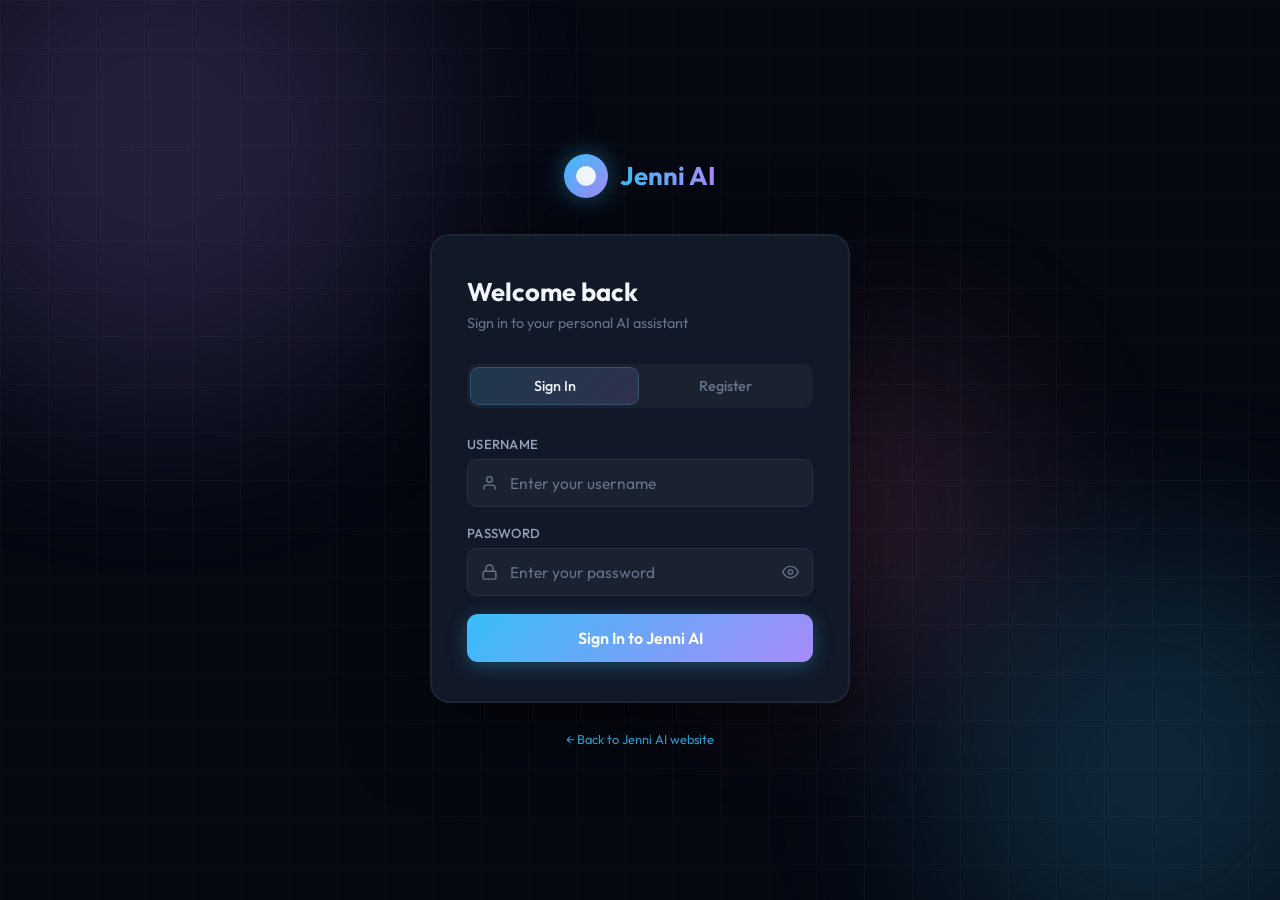
<file: frontend/dashboard.html>
<!DOCTYPE html>
<html lang="en">
<head>
  <meta charset="UTF-8">
  <meta name="viewport" content="width=device-width, initial-scale=1.0, maximum-scale=1.0, user-scalable=no">
  <title>Jenni AI — Your Personal Assistant</title>
  <link rel="stylesheet" href="styles.css">
  <link rel="stylesheet" href="/static/styles.css">
  <link rel="preconnect" href="https://fonts.googleapis.com">
  <link rel="preconnect" href="https://fonts.gstatic.com" crossorigin>
  <link href="https://fonts.googleapis.com/css2?family=Outfit:wght@300;400;500;600;700&family=JetBrains+Mono:wght@400;500&display=swap" rel="stylesheet">
  <script>
    // Smart Auth Guard — supports both local server and GitHub Pages demo mode
    (function () {
      const isGH = window.location.hostname.endsWith('github.io');
      if (isGH) {
        if (!localStorage.getItem('jenni_session_token')) {
          localStorage.setItem('jenni_session_token', 'demo-token');
          localStorage.setItem('jenni_user', JSON.stringify({username: 'admin', display_name: 'Admin (Demo)'}));
        }
        return;
      }
      
      const token = localStorage.getItem('jenni_session_token');
      if (!token) { 
        window.location.replace('login.html'); 
        return; 
      }
      
      fetch('/api/auth/me', { headers: { 'Authorization': 'Bearer ' + token } })
        .then(r => {
          if (r.status === 401) {
            localStorage.removeItem('jenni_session_token');
            localStorage.removeItem('jenni_user');
            window.location.replace('login.html');
          }
        })
        .catch(() => {});
    })();
  </script>
</head>
<body>
  <div class="app-container">
    <!-- Sidebar Navigation -->
    <aside class="sidebar" id="sidebar">
      <div class="brand">
        <div class="brand-orb">
          <div class="orb-inner"></div>
        </div>
        <div class="brand-text">
          <h1>Jenni AI</h1>
          <span>Personal Assistant</span>
        </div>
      </div>
      <a href="../index.html" class="back-to-home" title="Back to website">
        <svg viewBox="0 0 24 24" fill="none" stroke="currentColor" stroke-width="2"><path d="M3 9l9-7 9 7v11a2 2 0 0 1-2 2H5a2 2 0 0 1-2-2z"/><polyline points="9 22 9 12 15 12 15 22"/></svg>
        <span>Home</span>
      </a>

      <nav class="nav-menu">
        <button class="nav-item active" data-tab="chat-tab">
          <svg viewBox="0 0 24 24" fill="none" stroke="currentColor"><path d="M21 15a2 2 0 0 1-2 2H7l-4 4V5a2 2 0 0 1 2-2h14a2 2 0 0 1 2 2z"/></svg>
          <span>Chat & Voice</span>
        </button>
        <button class="nav-item" data-tab="pc-tab">
          <svg viewBox="0 0 24 24" fill="none" stroke="currentColor"><rect x="2" y="3" width="20" height="14" rx="2" ry="2"/><line x1="8" y1="21" x2="16" y2="21"/><line x1="12" y1="17" x2="12" y2="21"/></svg>
          <span>PC Control</span>
        </button>
        <button class="nav-item" data-tab="memory-tab">
          <svg viewBox="0 0 24 24" fill="none" stroke="currentColor"><path d="M12 2a9 9 0 0 0-9 9c0 3.6 2.1 6.7 5.2 8.1v2.4a1 1 0 0 0 1 1h5.6a1 1 0 0 0 1-1v-2.4c3.1-1.4 5.2-4.5 5.2-8.1a9 9 0 0 0-9-9z"/><path d="M9 13h6"/></svg>
          <span>Personal Memory</span>
        </button>
        <button class="nav-item" data-tab="files-tab">
          <svg viewBox="0 0 24 24" fill="none" stroke="currentColor"><path d="M22 19a2 2 0 0 1-2 2H4a2 2 0 0 1-2-2V5a2 2 0 0 1 2-2h5l2 3h9a2 2 0 0 1 2 2z"/></svg>
          <span>File Search</span>
        </button>
        <button class="nav-item" data-tab="images-tab">
          <svg viewBox="0 0 24 24" fill="none" stroke="currentColor"><rect x="3" y="3" width="18" height="18" rx="2" ry="2"/><circle cx="8.5" cy="8.5" r="1.5"/><polyline points="21 15 16 10 5 21"/></svg>
          <span>Image Studio</span>
        </button>
        <button class="nav-item" data-tab="tasks-tab">
          <svg viewBox="0 0 24 24" fill="none" stroke="currentColor"><polygon points="12 2 2 7 12 12 22 7 12 2"/><polyline points="2 17 12 22 22 17"/><polyline points="2 12 12 17 22 12"/></svg>
          <span>Automations</span>
        </button>
        <button class="nav-item" data-tab="mobile-tab">
          <svg viewBox="0 0 24 24" fill="none" stroke="currentColor"><rect x="5" y="2" width="14" height="20" rx="2" ry="2"/><line x1="12" y1="18" x2="12.01" y2="18"/></svg>
          <span>Android Connect</span>
        </button>
      </nav>

      <div class="sidebar-status">
        <div class="status-badge" id="ai-status-badge">
          <span class="status-dot online"></span>
          <span id="ai-status-text">Ollama: Ready</span>
        </div>
        <div class="status-badge" id="gpu-status-badge">
          <span class="status-dot online"></span>
          <span id="gpu-status-text">GPU: RTX 3050</span>
        </div>
      </div>
    </aside>

    <!-- Main Content Area -->
    <main class="main-content">
      <!-- Top Bar -->
      <header class="topbar">
        <button class="mobile-toggle" id="mobile-toggle" aria-label="Toggle Navigation">
          <svg viewBox="0 0 24 24" fill="none" stroke="currentColor"><line x1="3" y1="12" x2="21" y2="12"/><line x1="3" y1="6" x2="21" y2="6"/><line x1="3" y1="18" x2="21" y2="18"/></svg>
        </button>
        <div class="page-title">
          <h2 id="current-view-title">Jenni AI Assistant</h2>
          <span class="version-tag">v1.0.0</span>
        </div>

        <div class="topbar-controls">
          <!-- AI Model Selector (Gemini / ChatGPT / Ollama) -->
          <div class="model-select-wrapper" style="display:flex;align-items:center;gap:6px;">
            <select id="ai-model-select" class="lang-select" style="background:rgba(14,165,233,0.12);border-color:rgba(14,165,233,0.4);color:#38bdf8;font-weight:500;" title="Select AI Model">
              <option value="gemini-1.5-flash" selected>✨ Gemini 1.5 Flash (Google Cloud AI)</option>
              <option value="gemini-1.5-pro">🌟 Gemini 1.5 Pro (Deep Reasoning)</option>
              <option value="gpt-4o-mini">⚡ ChatGPT 4o Mini (OpenAI)</option>
              <option value="gpt-4o">🧠 ChatGPT 4o (OpenAI)</option>
              <option value="qwen2.5:3b">🦙 Ollama Local (Offline)</option>
            </select>
          </div>

          <!-- AI Model Key Settings Button -->
          <button class="control-btn" id="ai-settings-btn" title="Configure Cloud AI Keys (Google Gemini / OpenAI)" style="border-color:rgba(99,102,241,0.4);">
            <svg viewBox="0 0 24 24" fill="none" stroke="currentColor" stroke-width="2" style="width:16px;height:16px;"><circle cx="12" cy="12" r="3"/><path d="M19.4 15a1.65 1.65 0 0 0 .33 1.82l.06.06a2 2 0 0 1 0 2.83 2 2 0 0 1-2.83 0l-.06-.06a1.65 1.65 0 0 0-1.82-.33 1.65 1.65 0 0 0-1 1.51V21a2 2 0 0 1-2 2 2 2 0 0 1-2-2v-.09A1.65 1.65 0 0 0 9 19.4a1.65 1.65 0 0 0-1.82.33l-.06.06a2 2 0 0 1-2.83 0 2 2 0 0 1 0-2.83l.06-.06a1.65 1.65 0 0 0 .33-1.82 1.65 1.65 0 0 0-1.51-1H3a2 2 0 0 1-2-2 2 2 0 0 1 2-2h.09A1.65 1.65 0 0 0 4.6 9a1.65 1.65 0 0 0-.33-1.82l-.06-.06a2 2 0 0 1 0-2.83 2 2 0 0 1 2.83 0l.06.06a1.65 1.65 0 0 0 1.82.33H9a1.65 1.65 0 0 0 1-1.51V3a2 2 0 0 1 2-2 2 2 0 0 1 2 2v.09a1.65 1.65 0 0 0 1 1.51 1.65 1.65 0 0 0 1.82-.33l.06-.06a2 2 0 0 1 2.83 0 2 2 0 0 1 0 2.83l-.06.06a1.65 1.65 0 0 0-.33 1.82V9a1.65 1.65 0 0 0 1.51 1H21a2 2 0 0 1 2 2 2 2 0 0 1-2 2h-.09a1.65 1.65 0 0 0-1.51 1z"/></svg>
            <span style="font-size:0.8rem;">API Keys</span>
          </button>

          <!-- Spoken Audio Toggle -->
          <button class="control-btn" id="tts-toggle-btn" title="Toggle Spoken Answers">
            <svg id="tts-icon-on" class="hidden" viewBox="0 0 24 24" fill="none" stroke="currentColor"><polygon points="11 5 6 9 2 9 2 15 6 15 11 19 11 5"/><path d="M19.07 4.93a10 10 0 0 1 0 14.14M15.54 8.46a5 5 0 0 1 0 7.07"/></svg>
            <svg id="tts-icon-off" viewBox="0 0 24 24" fill="none" stroke="currentColor"><polygon points="11 5 6 9 2 9 2 15 6 15 11 19 11 5"/><line x1="23" y1="9" x2="17" y2="15"/><line x1="17" y1="9" x2="23" y2="15"/></svg>
            <span id="tts-label">Audio: Off</span>
          </button>

          <!-- Language Selector -->
          <select id="voice-lang-select" class="lang-select" title="Voice Language (Configurable Indian Languages)">
            <option value="en-US">English (US)</option>
            <option value="en-IN" selected>English (India)</option>
            <option value="hi-IN">Hindi (हिन्दी)</option>
            <option value="ta-IN">Tamil (தமிழ்)</option>
            <option value="te-IN">Telugu (తెలుగు)</option>
            <option value="bn-IN">Bengali (বাংলা)</option>
          </select>

          <!-- Clear Chat -->
          <button class="control-btn danger" id="clear-chat-btn" title="Clear Conversation History">
            <svg viewBox="0 0 24 24" fill="none" stroke="currentColor"><polyline points="3 6 5 6 21 6"/><path d="M19 6v14a2 2 0 0 1-2 2H7a2 2 0 0 1-2-2V6m3 0V4a2 2 0 0 1 2-2h4a2 2 0 0 1 2 2v2"/></svg>
          </button>

          <!-- Logout -->
          <button class="control-btn" id="logout-btn" title="Sign Out" onclick="handleLogout()" style="margin-left:4px;">
            <svg viewBox="0 0 24 24" fill="none" stroke="currentColor" stroke-width="2"><path d="M9 21H5a2 2 0 0 1-2-2V5a2 2 0 0 1 2-2h4"/><polyline points="16 17 21 12 16 7"/><line x1="21" y1="12" x2="9" y2="12"/></svg>
            <span id="logout-user-label" style="font-size:0.78rem;opacity:0.7;"></span>
          </button>
        </div>
      </header>

      <!-- View Containers -->
      <div class="view-wrapper">

        <!-- 1. CHAT & VOICE VIEW -->
        <section class="tab-view active" id="chat-tab">
          <div class="chat-container">
            <div class="chat-messages" id="chat-messages">
              <!-- Messages will render dynamically here -->
            </div>

            <!-- Suggested Quick Actions -->
            <!-- Modern Quick Launch / Whitelist Dock -->
            <div class="quick-dock" id="quick-dock">
              <button class="dock-btn" onclick="launchApp('vscode')" title="Launch Visual Studio Code">
                <span class="dock-icon">💻</span>
                <span>VS Code</span>
              </button>
              <button class="dock-btn" onclick="launchApp('terminal')" title="Launch Windows Terminal">
                <span class="dock-icon">⚡</span>
                <span>Terminal</span>
              </button>
              <button class="dock-btn" onclick="launchApp('browser')" title="Open Default Web Browser">
                <span class="dock-icon">🌐</span>
                <span>Browser</span>
              </button>
              <button class="dock-btn" onclick="launchApp('whatsapp')" title="Launch Native WhatsApp Desktop">
                <span class="dock-icon">📱</span>
                <span>WhatsApp</span>
              </button>
              <button class="dock-btn" onclick="launchApp('explorer')" title="Open Windows File Explorer">
                <span class="dock-icon">📁</span>
                <span>Files</span>
              </button>
              <button class="dock-btn" onclick="launchApp('calculator')" title="Open Calculator">
                <span class="dock-icon">🔢</span>
                <span>Calc</span>
              </button>
              <button class="dock-btn" onclick="triggerSystemControl('volume_mute')" title="Toggle System Audio Mute">
                <span class="dock-icon">🔇</span>
                <span>Mute</span>
              </button>
              <button class="dock-btn" onclick="triggerSystemControl('lock')" title="Lock Windows 11 WorkStation">
                <span class="dock-icon">🔒</span>
                <span>Lock PC</span>
              </button>
            </div>

            <div class="quick-suggestions" id="quick-suggestions">
              <button class="suggestion-chip" data-query="how to run">🚀 How to Run Jenni AI</button>
              <button class="suggestion-chip" data-query="open whatsapp">📱 Open WhatsApp</button>
              <button class="suggestion-chip" data-query="open calculator">🔢 Open Calculator</button>
              <button class="suggestion-chip" data-query="launch vs code">💻 Launch VS Code</button>
              <button class="suggestion-chip" data-query="explain AI models in Jenni AI">✨ Gemini & ChatGPT Setup</button>
              <button class="suggestion-chip" data-query="Check my system health">⚡ System Health</button>
            </div>

            <!-- Voice & Chat Input Area -->
            <div class="chat-input-bar">
              <!-- Push to Talk Mic Button -->
              <button class="voice-btn" id="voice-record-btn" title="Push to Talk with Jenni AI">
                <div class="mic-wave"></div>
                <svg viewBox="0 0 24 24" fill="none" stroke="currentColor"><path d="M12 1a3 3 0 0 0-3 3v8a3 3 0 0 0 6 0V4a3 3 0 0 0-3-3z"/><path d="M19 10v2a7 7 0 0 1-14 0v-2"/><line x1="12" y1="19" x2="12" y2="23"/><line x1="8" y1="23" x2="16" y2="23"/></svg>
              </button>

              <div class="input-wrapper">
                <input type="text" id="chat-input" placeholder="Talk with Jenni AI or type a command..." autocomplete="off">
                <button class="send-btn" id="send-btn" title="Send Message">
                  <svg viewBox="0 0 24 24" fill="none" stroke="currentColor"><line x1="22" y1="2" x2="11" y2="13"/><polygon points="22 2 15 22 11 13 2 9 22 2"/></svg>
                </button>
              </div>
            </div>
            <div class="voice-indicator" id="voice-indicator">
              <span class="pulsing-dot"></span>
              <span id="voice-status-label">Jenni AI is listening... Speak now</span>
            </div>
          </div>
        </section>

        <!-- 2. PC CONTROL VIEW -->
        <section class="tab-view" id="pc-tab">
          <div class="section-header">
            <h3>Safe PC Functions & Hardware Monitor</h3>
            <p>Control approved applications and monitor Windows 11 system metrics safely.</p>
          </div>

          <!-- Hardware Metrics Cards (Live Streaming SVG Rings) -->
          <div class="metrics-grid">
            <!-- CPU Circular Ring -->
            <div class="metric-card ring-card">
              <div class="ring-wrapper">
                <svg class="metric-svg-ring" viewBox="0 0 100 100">
                  <circle class="ring-track" cx="50" cy="50" r="40" stroke-width="7"></circle>
                  <circle class="ring-indicator" id="ring-cpu-circle" cx="50" cy="50" r="40" stroke-width="7" stroke-dasharray="251.2" stroke-dashoffset="251.2"></circle>
                </svg>
                <div class="ring-center">
                  <span class="ring-val" id="metric-cpu">--%</span>
                  <span class="ring-lbl">CPU</span>
                </div>
              </div>
              <div class="metric-meta">
                <strong>CPU Utilization</strong>
                <span id="metric-cpu-details">Win32 C Native Bridge</span>
              </div>
            </div>

            <!-- RAM Circular Ring -->
            <div class="metric-card ring-card">
              <div class="ring-wrapper">
                <svg class="metric-svg-ring" viewBox="0 0 100 100">
                  <circle class="ring-track" cx="50" cy="50" r="40" stroke-width="7"></circle>
                  <circle class="ring-indicator" id="ring-ram-circle" cx="50" cy="50" r="40" stroke-width="7" stroke-dasharray="251.2" stroke-dashoffset="251.2"></circle>
                </svg>
                <div class="ring-center">
                  <span class="ring-val" id="metric-ram-pct">--%</span>
                  <span class="ring-lbl">RAM</span>
                </div>
              </div>
              <div class="metric-meta">
                <strong>Memory (RAM)</strong>
                <span id="metric-ram">-- / 16.0 GB</span>
              </div>
            </div>

            <!-- GPU Circular Ring -->
            <div class="metric-card ring-card">
              <div class="ring-wrapper">
                <svg class="metric-svg-ring" viewBox="0 0 100 100">
                  <circle class="ring-track" cx="50" cy="50" r="40" stroke-width="7"></circle>
                  <circle class="ring-indicator" id="ring-gpu-circle" cx="50" cy="50" r="40" stroke-width="7" stroke-dasharray="251.2" stroke-dashoffset="251.2"></circle>
                </svg>
                <div class="ring-center">
                  <span class="ring-val" id="metric-gpu-pct">--%</span>
                  <span class="ring-lbl">GPU</span>
                </div>
              </div>
              <div class="metric-meta">
                <strong>GPU VRAM</strong>
                <span id="metric-gpu">RTX 3050 (4 GB)</span>
              </div>
            </div>

            <!-- Storage Circular Ring -->
            <div class="metric-card ring-card">
              <div class="ring-wrapper">
                <svg class="metric-svg-ring" viewBox="0 0 100 100">
                  <circle class="ring-track" cx="50" cy="50" r="40" stroke-width="7"></circle>
                  <circle class="ring-indicator" id="ring-disk-circle" cx="50" cy="50" r="40" stroke-width="7" stroke-dasharray="251.2" stroke-dashoffset="251.2"></circle>
                </svg>
                <div class="ring-center">
                  <span class="ring-val" id="metric-disk-pct">--%</span>
                  <span class="ring-lbl">DISK</span>
                </div>
              </div>
              <div class="metric-meta">
                <strong>C: System Drive</strong>
                <span id="metric-disk">-- GB Free</span>
              </div>
            </div>
          </div>

          <!-- Quick App Launchers -->
          <div class="subsection">
            <h4>Approved Applications</h4>
            <div class="app-launch-grid">
              <button class="app-card" onclick="launchApp('calculator')">
                <div class="app-icon">🔢</div>
                <div class="app-info"><strong>Calculator</strong><span>calc.exe</span></div>
              </button>
              <button class="app-card" onclick="launchApp('notepad')">
                <div class="app-icon">📝</div>
                <div class="app-info"><strong>Notepad</strong><span>notepad.exe</span></div>
              </button>
              <button class="app-card" onclick="launchApp('vscode')">
                <div class="app-icon">💻</div>
                <div class="app-info"><strong>VS Code</strong><span>code</span></div>
              </button>
              <button class="app-card" onclick="launchApp('explorer')">
                <div class="app-icon">📁</div>
                <div class="app-info"><strong>File Explorer</strong><span>explorer.exe</span></div>
              </button>
              <button class="app-card" onclick="launchApp('paint')">
                <div class="app-icon">🎨</div>
                <div class="app-info"><strong>Paint</strong><span>mspaint.exe</span></div>
              </button>
            </div>
          </div>

          <!-- Approved Websites -->
          <div class="subsection">
            <h4>Approved Websites</h4>
            <div class="website-pill-list">
              <button class="site-pill" onclick="openWeb('https://google.com')">🌐 Google</button>
              <button class="site-pill" onclick="openWeb('https://github.com')">🐙 GitHub</button>
              <button class="site-pill" onclick="openWeb('https://stackoverflow.com')">💡 Stack Overflow</button>
              <button class="site-pill" onclick="openWeb('https://python.org')">🐍 Python Docs</button>
              <button class="site-pill" onclick="openWeb('https://youtube.com')">▶️ YouTube</button>
            </div>
          </div>

          <!-- Audit Activity Log -->
          <div class="subsection">
            <h4>Recent PC Action Audit Logs</h4>
            <div class="logs-container" id="pc-action-logs">
              <div class="empty-state">No recent PC actions recorded.</div>
            </div>
          </div>
        </section>

        <!-- 3. PERSONAL MEMORY VIEW -->
        <section class="tab-view" id="memory-tab">
          <div class="section-header">
            <div class="header-split">
              <div>
                <h3>Persistent Personal Memory</h3>
                <p>Jenni AI remembers your approved preferences to personalize every conversation.</p>
              </div>
              <div class="security-badge">
                <svg viewBox="0 0 24 24" fill="none" stroke="currentColor"><path d="M12 22s8-4 8-10V5l-8-3-8 3v7c0 6 8 10 8 10z"/></svg>
                <span>Zero Secrets Policy: Passwords & API Keys Strictly Blocked</span>
              </div>
            </div>
          </div>

          <!-- Add Memory Form -->
          <div class="memory-form-card">
            <h4>Add New Preference</h4>
            <div class="form-row">
              <input type="text" id="memory-key" placeholder="Key (e.g. favorite_framework, name, coffee_order)">
              <input type="text" id="memory-val" placeholder="Value (e.g. FastAPI, Sameer, Cappuccino)">
              <select id="memory-cat">
                <option value="preference">Preference</option>
                <option value="fact">Fact</option>
                <option value="work">Work & Coding</option>
                <option value="custom">Custom</option>
              </select>
              <button class="btn primary" id="save-memory-btn">Save Memory</button>
            </div>
          </div>

          <!-- Memory List -->
          <div class="memory-list" id="memory-list">
            <!-- Dynamically populated -->
          </div>
        </section>

        <!-- 4. FILE SEARCH VIEW -->
        <section class="tab-view" id="files-tab">
          <div class="section-header">
            <h3>Approved Directory File Search</h3>
            <p>Search files securely across your Desktop, Documents, Downloads, and Project folder.</p>
          </div>

          <div class="search-bar-card">
            <input type="text" id="file-search-input" placeholder="Search by filename or keyword...">
            <input type="text" id="file-ext-input" placeholder="Extension (e.g. .py, .pdf, .txt)" style="max-width: 180px;">
            <button class="btn primary" id="execute-file-search-btn">Search Files</button>
          </div>

          <div class="file-results-container" id="file-results">
            <div class="empty-state">Type a query above to search approved folders.</div>
          </div>
        </section>

        <!-- 5. IMAGE STUDIO VIEW -->
        <section class="tab-view" id="images-tab">
          <div class="section-header">
            <h3>Jenni AI Image Studio</h3>
            <p>Generate visuals using local ComfyUI or intelligent synthesis, tailored for 4GB RTX 3050.</p>
          </div>

          <div class="studio-layout">
            <div class="prompt-panel">
              <div class="comfy-status-card" id="comfy-status-card">
                <div class="status-indicator">
                  <span class="status-dot warning" id="comfy-dot"></span>
                  <span id="comfy-status-text">ComfyUI: Checking...</span>
                </div>
                <div class="gpu-recommendation" id="gpu-rec-text">
                  Detecting GPU model and VRAM...
                </div>
              </div>

              <div class="input-group">
                <label for="image-prompt">Image Prompt</label>
                <textarea id="image-prompt" rows="3" placeholder="A futuristic cybernetic personal assistant in a glass laboratory with neon blue lights..."></textarea>
              </div>

              <div class="input-row">
                <div class="input-group">
                  <label>Aspect Ratio</label>
                  <select id="image-ratio">
                    <option value="512x512">Square (512x512) - Recommended for 4GB</option>
                    <option value="768x512">Landscape (768x512)</option>
                    <option value="512x768">Portrait (512x768)</option>
                  </select>
                </div>
              </div>

              <button class="btn primary" id="generate-image-btn">
                <svg viewBox="0 0 24 24" fill="none" stroke="currentColor"><polygon points="5 3 19 12 5 21 5 3"/></svg>
                <span>Generate Artwork</span>
              </button>
            </div>

            <div class="gallery-panel">
              <h4>Generated Artworks</h4>
              <div class="image-gallery-grid" id="image-gallery">
                <div class="empty-state">No generated images yet.</div>
              </div>
            </div>
          </div>
        </section>

        <!-- 6. AUTOMATIONS & TASKS VIEW -->
        <section class="tab-view" id="tasks-tab">
          <div class="section-header">
            <h3>Automated Task Workflows</h3>
            <p>Execute multi-step PC tasks with progress tracking, safety checks, and stop controls.</p>
          </div>

          <div class="workflows-grid" id="workflows-container">
            <!-- Dynamically populated -->
          </div>

          <div class="subsection">
            <h4>Task Execution History & Progress</h4>
            <div class="task-history-list" id="task-history-list">
              <div class="empty-state">No workflows executed yet.</div>
            </div>
          </div>
        </section>

        <!-- 7. ANDROID & MOBILE CONNECT VIEW -->
        <section class="tab-view" id="mobile-tab">
          <div class="section-header">
            <h3>Android 12 Phone Integration</h3>
            <p>Access Jenni AI from your phone over Tailscale private networking or local Wi-Fi.</p>
          </div>

          <div class="mobile-grid">
            <div class="mobile-card">
              <h4>Direct Phone Connection</h4>
              <p>Scan or open this login link on your Android phone's Chrome or Edge browser:</p>
              
              <div class="tailscale-status-banner">
                <div class="node-badge">
                  <span class="status-dot online"></span>
                  <strong>Laptop:</strong> 100.102.38.116:8000
                </div>
                <div class="node-badge">
                  <span class="status-dot online"></span>
                  <strong>Phone:</strong> 100.74.215.8 (Connected)
                </div>
              </div>

              <div class="qr-container">
                <img id="mobile-qr-img" src="https://api.qrserver.com/v1/create-qr-code/?size=180x180&data=http://100.102.38.116:8000/login&bgcolor=0f-17-2a&color=38-bdf8" alt="Scan to connect phone">
                <div class="qr-hint">Point your Android 12 camera here to log in on phone!</div>
              </div>

              <div class="url-box" id="mobile-connect-urls">
                <div>🔗 <a id="direct-tailscale-link" href="http://100.102.38.116:8000/login" target="_blank" style="color: #38bdf8;">http://100.102.38.116:8000/login</a></div>
              </div>
              
              <button class="btn primary" id="copy-phone-url-btn" onclick="copyPhoneUrl()" style="width: 100%; justify-content: center; margin-bottom: 14px;">
                📋 Copy Phone Login Link
              </button>

              <div class="tip-box">
                <strong>Android Tip:</strong> Tap the 3-dots browser menu in Chrome and select <em>"Add to Home screen"</em> to install Jenni AI as a standalone app on your Android 12 phone!
              </div>
            </div>

            <div class="mobile-card">
              <h4>Tailscale Secure Setup</h4>
              <ol class="setup-steps">
                <li><strong>Laptop IP:</strong> <code>100.102.38.116</code></li>
                <li><strong>Phone IP:</strong> <code>100.74.215.8</code> (Active mesh connected)</li>
                <li>Both devices communicate directly through encrypted WireGuard tunnels via Tailscale.</li>
                <li>No router port forwarding or public firewall holes required!</li>
                <li>All voice chat, persistent memories, PC controls, and image generation are fully accessible from your phone.</li>
              </ol>
            </div>

            <div class="mobile-card full-width">
              <h4>Tasker Android Automation Integration</h4>
              <p>Trigger Jenni AI from Tasker scenes, widgets, or voice triggers on Android 12:</p>
              <pre class="code-preview" id="tasker-preview">
Method: POST
URL: http://100.102.38.116:8000/api/chat
Headers:
  Content-Type: application/json
  Authorization: Bearer &lt;YOUR_SESSION_TOKEN&gt;
Body:
  {"message": "%VOICE_INPUT"}
              </pre>
            </div>
          </div>
        </section>

      </div>
    </main>
  </div>

    <!-- AI Model Key Settings Modal -->
  <div class="modal-backdrop hidden" id="ai-settings-modal">
    <div class="modal-dialog" style="max-width:520px;">
      <div class="modal-header" style="display:flex;align-items:center;justify-content:space-between;border-bottom:1px solid var(--border-color);padding-bottom:12px;">
        <div style="display:flex;align-items:center;gap:10px;">
          <span style="font-size:1.4rem;">🤖</span>
          <div>
            <h3 style="margin:0;font-size:1.15rem;font-weight:600;color:#fff;">AI Models & Cloud Settings</h3>
            <span style="font-size:0.8rem;color:var(--text-muted);">Enable Google Gemini or OpenAI ChatGPT for live AI intelligence</span>
          </div>
        </div>
        <button class="close-modal-btn" id="close-ai-settings-btn" style="background:none;border:none;color:#94a3b8;font-size:1.4rem;cursor:pointer;">&times;</button>
      </div>
      <div class="modal-body" style="padding:16px 0;display:flex;flex-direction:column;gap:16px;">
        <div class="form-group">
          <div style="display:flex;justify-content:space-between;align-items:center;margin-bottom:6px;">
            <label style="font-size:0.88rem;font-weight:500;color:#38bdf8;display:flex;align-items:center;gap:6px;">
              <span>✨ Google Gemini API Key</span>
            </label>
            <a href="https://aistudio.google.com/app/apikey" target="_blank" rel="noopener noreferrer" style="color:#38bdf8;font-size:0.78rem;text-decoration:none;display:flex;align-items:center;gap:3px;">
              Get Free Key (Google AI Studio) &nearr;
            </a>
          </div>
          <input type="password" id="modal-gemini-key" placeholder="AIzaSy..." style="width:100%;box-sizing:border-box;padding:10px 14px;background:rgba(15,23,42,0.8);border:1px solid var(--border-color);border-radius:8px;color:#fff;font-family:monospace;font-size:0.9rem;">
          <span style="display:block;font-size:0.75rem;color:var(--text-muted);margin-top:4px;">
            Powers <strong>Gemini 1.5 Flash</strong> & <strong>Gemini 1.5 Pro</strong>. Free tier provided by Google with zero setup.
          </span>
        </div>

        <div class="form-group">
          <div style="display:flex;justify-content:space-between;align-items:center;margin-bottom:6px;">
            <label style="font-size:0.88rem;font-weight:500;color:#818cf8;display:flex;align-items:center;gap:6px;">
              <span>⚡ OpenAI ChatGPT API Key</span>
            </label>
            <a href="https://platform.openai.com/api-keys" target="_blank" rel="noopener noreferrer" style="color:#818cf8;font-size:0.78rem;text-decoration:none;display:flex;align-items:center;gap:3px;">
              Get OpenAI Key &nearr;
            </a>
          </div>
          <input type="password" id="modal-openai-key" placeholder="sk-proj-..." style="width:100%;box-sizing:border-box;padding:10px 14px;background:rgba(15,23,42,0.8);border:1px solid var(--border-color);border-radius:8px;color:#fff;font-family:monospace;font-size:0.9rem;">
          <span style="display:block;font-size:0.75rem;color:var(--text-muted);margin-top:4px;">
            Powers <strong>ChatGPT 4o</strong> & <strong>GPT-4o Mini</strong>.
          </span>
        </div>

        <div style="background:rgba(14,165,233,0.08);border:1px solid rgba(14,165,233,0.25);border-radius:8px;padding:12px;font-size:0.82rem;color:#bae6fd;line-height:1.4;">
          🔒 <strong>Secure Client Storage:</strong> Keys are stored safely in your browser's private local storage. They enable live AI generation directly on GitHub Pages and sync with your local server!
        </div>
      </div>
      <div class="modal-footer" style="display:flex;justify-content:flex-end;gap:10px;border-top:1px solid var(--border-color);padding-top:14px;">
        <button class="btn" id="cancel-ai-settings-btn" style="background:rgba(255,255,255,0.06);border:1px solid var(--border-color);color:#cbd5e1;padding:8px 16px;border-radius:8px;cursor:pointer;">Cancel</button>
        <button class="btn success" id="save-ai-settings-btn" style="background:linear-gradient(135deg,#0ea5e9,#6366f1);border:none;color:#fff;font-weight:600;padding:8px 20px;border-radius:8px;cursor:pointer;">Save AI Keys</button>
      </div>
    </div>
  </div>

  <!-- Safety Confirmation Modal -->
  <div class="modal-backdrop hidden" id="confirmation-modal">
    <div class="modal-dialog">
      <div class="modal-header">
        <div class="warning-icon">⚠️</div>
        <h3>Jenni AI — Security Confirmation</h3>
      </div>
      <div class="modal-body">
        <p id="modal-confirm-desc">A sensitive PC action requires your explicit approval.</p>
      </div>
      <div class="modal-footer">
        <button class="btn danger" id="modal-reject-btn">Cancel Action</button>
        <button class="btn success" id="modal-approve-btn">Approve & Execute</button>
      </div>
    </div>
  </div>

  <!-- Image Preview Modal -->
  <div class="modal-backdrop hidden" id="image-modal">
    <div class="modal-dialog image-dialog">
      <button class="close-modal-btn" id="close-image-modal">&times;</button>
      <img id="modal-image-preview" src="" alt="Jenni AI Generated Artwork">
      <div class="image-modal-info">
        <span id="modal-image-name"></span>
        <a id="modal-image-download" class="btn primary" download>Download Image</a>
      </div>
    </div>
  </div>

  <script src="app.js"></script>
  <script src="/static/app.js"></script>
  <div class="toast-container" id="toast-container"></div>
</body>
</html>
</file>
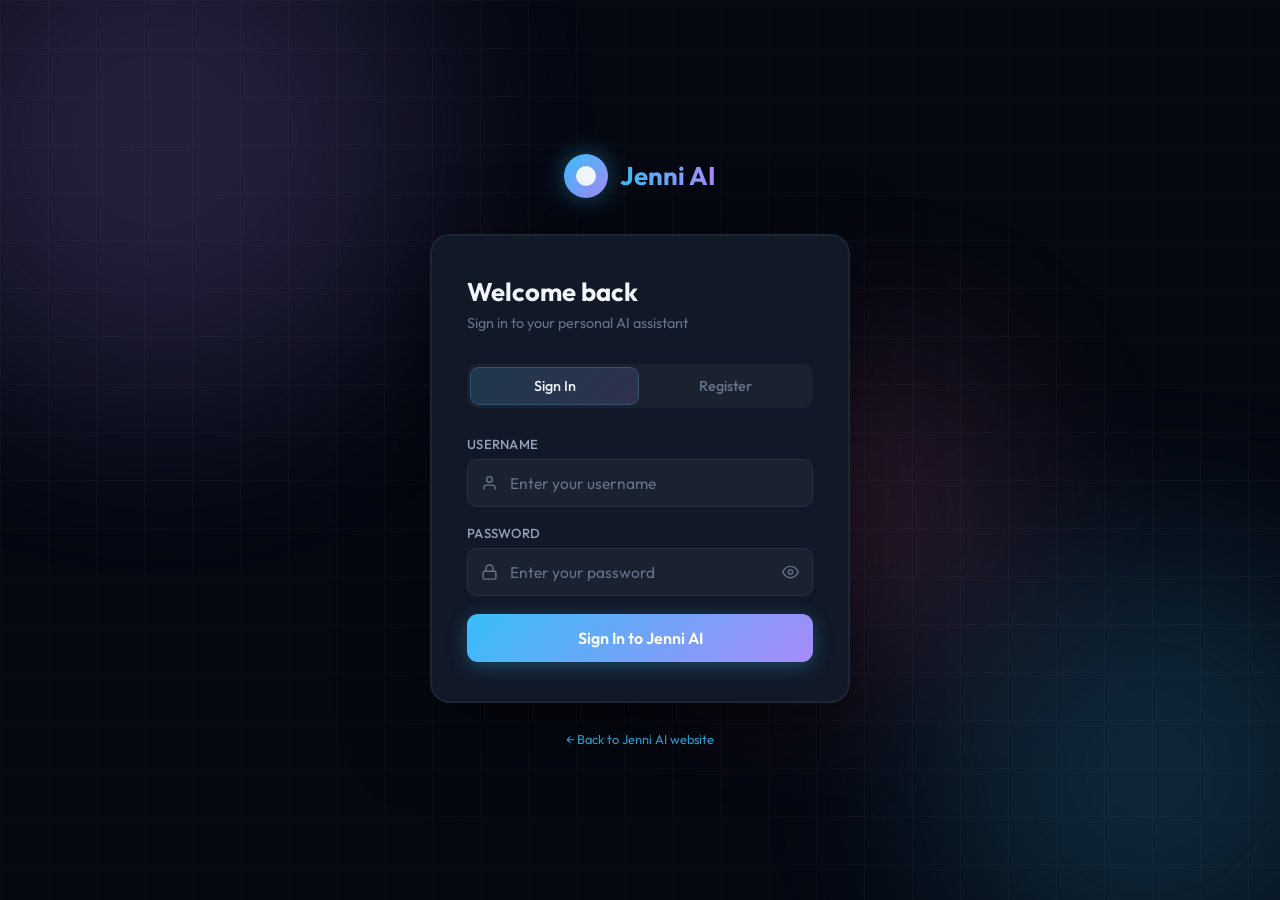
<file: frontend/login.html>
<!DOCTYPE html>
<html lang="en">
<head>
  <meta charset="UTF-8">
  <meta name="viewport" content="width=device-width, initial-scale=1.0, maximum-scale=1.0, user-scalable=no">
  <title>Jenni AI — Login</title>
  <link rel="preconnect" href="https://fonts.googleapis.com">
  <link rel="preconnect" href="https://fonts.gstatic.com" crossorigin>
  <link href="https://fonts.googleapis.com/css2?family=Outfit:wght@200;300;400;500;600;700;800&family=JetBrains+Mono:wght@400;500&display=swap" rel="stylesheet">
  <style>
    *, *::before, *::after { box-sizing: border-box; margin: 0; padding: 0; }

    :root {
      --bg: #050811;
      --surface: #0d1117;
      --card: #111827;
      --border: rgba(255,255,255,0.07);
      --border-hover: rgba(99,179,237,0.35);
      --cyan: #38bdf8;
      --violet: #a78bfa;
      --pink: #f472b6;
      --green: #34d399;
      --text: #f1f5f9;
      --text-muted: #64748b;
      --text-dim: #94a3b8;
      --error: #f87171;
      --radius: 14px;
    }

    html, body {
      height: 100%;
      font-family: 'Outfit', sans-serif;
      background: var(--bg);
      color: var(--text);
      overflow: hidden;
    }

    /* ─── Background Orbs ─── */
    .bg-scene {
      position: fixed; inset: 0; z-index: 0; overflow: hidden;
    }
    .orb {
      position: absolute; border-radius: 50%;
      filter: blur(100px); opacity: 0.18;
      animation: orb-drift 14s ease-in-out infinite;
    }
    .orb-1 { width: 520px; height: 520px; background: var(--violet); top: -120px; left: -100px; animation-delay: 0s; }
    .orb-2 { width: 420px; height: 420px; background: var(--cyan);   bottom: -80px; right: -80px; animation-delay: -5s; }
    .orb-3 { width: 300px; height: 300px; background: var(--pink);   top: 40%; left: 55%; animation-delay: -9s; }
    @keyframes orb-drift {
      0%, 100% { transform: translate(0,0) scale(1); }
      33%       { transform: translate(30px,-30px) scale(1.05); }
      66%       { transform: translate(-20px, 20px) scale(0.97); }
    }

    /* Grid overlay */
    .grid-overlay {
      position: fixed; inset: 0; z-index: 0;
      background-image:
        linear-gradient(rgba(255,255,255,0.025) 1px, transparent 1px),
        linear-gradient(90deg, rgba(255,255,255,0.025) 1px, transparent 1px);
      background-size: 48px 48px;
      pointer-events: none;
    }

    /* ─── Main Layout ─── */
    .page {
      position: relative; z-index: 1;
      min-height: 100vh;
      display: flex;
      flex-direction: column;
      align-items: center;
      justify-content: center;
      padding: 24px;
    }

    /* ─── Brand ─── */
    .brand {
      display: flex; align-items: center; gap: 12px;
      margin-bottom: 36px;
      text-decoration: none;
    }
    .brand-orb {
      width: 44px; height: 44px; border-radius: 50%;
      background: linear-gradient(135deg, var(--cyan), var(--violet));
      display: flex; align-items: center; justify-content: center;
      box-shadow: 0 0 24px rgba(56,189,248,0.4);
      animation: pulse-orb 3s ease-in-out infinite;
    }
    @keyframes pulse-orb {
      0%, 100% { box-shadow: 0 0 24px rgba(56,189,248,0.4); }
      50%       { box-shadow: 0 0 40px rgba(56,189,248,0.65); }
    }
    .brand-orb-inner {
      width: 20px; height: 20px; border-radius: 50%;
      background: rgba(255,255,255,0.9);
    }
    .brand-name {
      font-size: 1.6rem; font-weight: 700;
      background: linear-gradient(90deg, var(--cyan), var(--violet));
      -webkit-background-clip: text; -webkit-text-fill-color: transparent;
      background-clip: text;
    }

    /* ─── Card ─── */
    .card {
      width: 100%; max-width: 420px;
      background: var(--card);
      border: 1px solid var(--border);
      border-radius: 20px;
      padding: 40px 36px;
      box-shadow: 0 24px 80px rgba(0,0,0,0.5), 0 0 0 1px rgba(255,255,255,0.04) inset;
      backdrop-filter: blur(12px);
    }

    .card-title {
      font-size: 1.6rem; font-weight: 700;
      color: var(--text);
      margin-bottom: 6px;
    }
    .card-subtitle {
      font-size: 0.9rem; color: var(--text-muted);
      margin-bottom: 32px;
    }

    /* ─── Tabs ─── */
    .tabs {
      display: flex;
      background: rgba(255,255,255,0.04);
      border-radius: 10px;
      padding: 4px;
      margin-bottom: 28px;
      gap: 4px;
    }
    .tab-btn {
      flex: 1; padding: 9px;
      border: none; background: transparent;
      color: var(--text-muted); font-family: 'Outfit', sans-serif;
      font-size: 0.9rem; font-weight: 500;
      border-radius: 8px; cursor: pointer;
      transition: all 0.2s;
    }
    .tab-btn.active {
      background: linear-gradient(135deg, rgba(56,189,248,0.15), rgba(167,139,250,0.15));
      color: var(--text);
      box-shadow: 0 0 0 1px var(--border-hover);
    }

    /* ─── Form ─── */
    .form { display: flex; flex-direction: column; gap: 18px; }
    .field { display: flex; flex-direction: column; gap: 7px; }
    .field label {
      font-size: 0.82rem; font-weight: 500;
      color: var(--text-dim); letter-spacing: 0.02em;
      text-transform: uppercase;
    }
    .input-wrap { position: relative; }
    .input-icon {
      position: absolute; left: 14px; top: 50%; transform: translateY(-50%);
      color: var(--text-muted);
      display: flex; align-items: center;
      pointer-events: none;
    }
    .input-icon svg { width: 17px; height: 17px; }
    .field input {
      width: 100%; padding: 13px 14px 13px 42px;
      background: rgba(255,255,255,0.04);
      border: 1px solid var(--border);
      border-radius: 10px;
      color: var(--text); font-family: 'Outfit', sans-serif; font-size: 0.97rem;
      outline: none; transition: border-color 0.2s, box-shadow 0.2s;
    }
    .field input::placeholder { color: var(--text-muted); }
    .field input:focus {
      border-color: rgba(56,189,248,0.5);
      box-shadow: 0 0 0 3px rgba(56,189,248,0.1);
    }

    /* password toggle */
    .pwd-toggle {
      position: absolute; right: 14px; top: 50%; transform: translateY(-50%);
      background: none; border: none; cursor: pointer;
      color: var(--text-muted); display: flex; align-items: center;
      transition: color 0.2s;
    }
    .pwd-toggle:hover { color: var(--cyan); }
    .pwd-toggle svg { width: 17px; height: 17px; }

    /* ─── Error / Success banners ─── */
    .alert {
      display: none; padding: 11px 14px;
      border-radius: 10px; font-size: 0.88rem;
      font-weight: 500; gap: 9px; align-items: center;
    }
    .alert.show { display: flex; }
    .alert.error  { background: rgba(248,113,113,0.12); border: 1px solid rgba(248,113,113,0.3); color: var(--error); }
    .alert.success { background: rgba(52,211,153,0.1); border: 1px solid rgba(52,211,153,0.3); color: var(--green); }
    .alert svg { flex-shrink: 0; width: 16px; height: 16px; }

    /* ─── Submit Button ─── */
    .btn-submit {
      width: 100%; padding: 14px;
      background: linear-gradient(135deg, var(--cyan), var(--violet));
      border: none; border-radius: 11px;
      color: #fff; font-family: 'Outfit', sans-serif;
      font-size: 1rem; font-weight: 600;
      cursor: pointer; position: relative; overflow: hidden;
      transition: opacity 0.2s, transform 0.15s, box-shadow 0.2s;
      box-shadow: 0 4px 20px rgba(56,189,248,0.3);
      display: flex; align-items: center; justify-content: center; gap: 8px;
    }
    .btn-submit:hover:not(:disabled) { opacity: 0.93; transform: translateY(-1px); box-shadow: 0 8px 28px rgba(56,189,248,0.4); }
    .btn-submit:active:not(:disabled) { transform: translateY(0); }
    .btn-submit:disabled { opacity: 0.55; cursor: not-allowed; transform: none; }

    /* Spinner */
    .spinner {
      display: none; width: 18px; height: 18px;
      border: 2px solid rgba(255,255,255,0.3);
      border-top-color: #fff; border-radius: 50%;
      animation: spin 0.7s linear infinite;
    }
    .btn-submit.loading .spinner { display: block; }
    .btn-submit.loading .btn-label { opacity: 0.6; }
    @keyframes spin { to { transform: rotate(360deg); } }

    /* ─── Divider ─── */
    .divider {
      display: flex; align-items: center; gap: 12px;
      color: var(--text-muted); font-size: 0.8rem;
      margin: 4px 0;
    }
    .divider::before, .divider::after {
      content: ''; flex: 1;
      height: 1px; background: var(--border);
    }

    /* ─── Footer ─── */
    .page-footer {
      margin-top: 28px;
      font-size: 0.8rem; color: var(--text-muted);
      text-align: center;
    }
    .page-footer a { color: var(--cyan); text-decoration: none; }
    .page-footer a:hover { text-decoration: underline; }

    /* ─── Form sections shown/hidden ─── */
    .form-section { display: none; }
    .form-section.active { display: flex; flex-direction: column; gap: 18px; }

    /* ─── Responsive ─── */
    @media (max-width: 480px) {
      .card { padding: 28px 20px; border-radius: 16px; }
      .card-title { font-size: 1.35rem; }
    }
  </style>
</head>
<body>
  <div class="bg-scene">
    <div class="orb orb-1"></div>
    <div class="orb orb-2"></div>
    <div class="orb orb-3"></div>
  </div>
  <div class="grid-overlay"></div>

  <main class="page">
    <!-- Brand -->
    <a href="../index.html" class="brand">
      <div class="brand-orb"><div class="brand-orb-inner"></div></div>
      <span class="brand-name">Jenni AI</span>
    </a>

    <!-- Card -->
    <div class="card">
      <div class="card-title" id="card-title">Welcome back</div>
      <div class="card-subtitle" id="card-subtitle">Sign in to your personal AI assistant</div>

      <!-- Tabs -->
      <div class="tabs">
        <button class="tab-btn active" id="tab-login" onclick="switchTab('login')">Sign In</button>
        <button class="tab-btn" id="tab-register" onclick="switchTab('register')">Register</button>
      </div>

      <!-- Alert banner -->
      <div class="alert" id="alert-box">
        <svg viewBox="0 0 24 24" fill="none" stroke="currentColor" stroke-width="2">
          <circle cx="12" cy="12" r="10"/><line x1="12" y1="8" x2="12" y2="12"/><line x1="12" y1="16" x2="12.01" y2="16"/>
        </svg>
        <span id="alert-msg"></span>
      </div>

      <!-- ── LOGIN FORM ── -->
      <div class="form-section active" id="login-section">
        <div class="field">
          <label>Username</label>
          <div class="input-wrap">
            <span class="input-icon">
              <svg viewBox="0 0 24 24" fill="none" stroke="currentColor" stroke-width="2">
                <path d="M20 21v-2a4 4 0 0 0-4-4H8a4 4 0 0 0-4 4v2"/><circle cx="12" cy="7" r="4"/>
              </svg>
            </span>
            <input type="text" id="login-username" placeholder="Enter your username" autocomplete="username" autocapitalize="none">
          </div>
        </div>
        <div class="field">
          <label>Password</label>
          <div class="input-wrap">
            <span class="input-icon">
              <svg viewBox="0 0 24 24" fill="none" stroke="currentColor" stroke-width="2">
                <rect x="3" y="11" width="18" height="11" rx="2" ry="2"/><path d="M7 11V7a5 5 0 0 1 10 0v4"/>
              </svg>
            </span>
            <input type="password" id="login-password" placeholder="Enter your password" autocomplete="current-password">
            <button class="pwd-toggle" type="button" onclick="togglePwd('login-password', this)" tabindex="-1">
              <svg viewBox="0 0 24 24" fill="none" stroke="currentColor" stroke-width="2">
                <path d="M1 12s4-8 11-8 11 8 11 8-4 8-11 8-11-8-11-8z"/><circle cx="12" cy="12" r="3"/>
              </svg>
            </button>
          </div>
        </div>
        <button class="btn-submit" id="login-btn" onclick="handleLogin()">
          <div class="spinner"></div>
          <span class="btn-label">Sign In to Jenni AI</span>
        </button>
      </div>

      <!-- ── REGISTER FORM ── -->
      <div class="form-section" id="register-section">
        <div class="field">
          <label>Display Name</label>
          <div class="input-wrap">
            <span class="input-icon">
              <svg viewBox="0 0 24 24" fill="none" stroke="currentColor" stroke-width="2">
                <path d="M20 21v-2a4 4 0 0 0-4-4H8a4 4 0 0 0-4 4v2"/><circle cx="12" cy="7" r="4"/>
              </svg>
            </span>
            <input type="text" id="reg-display" placeholder="Your name (e.g. Sameer)">
          </div>
        </div>
        <div class="field">
          <label>Username</label>
          <div class="input-wrap">
            <span class="input-icon">
              <svg viewBox="0 0 24 24" fill="none" stroke="currentColor" stroke-width="2">
                <path d="M20 21v-2a4 4 0 0 0-4-4H8a4 4 0 0 0-4 4v2"/><circle cx="12" cy="7" r="4"/>
              </svg>
            </span>
            <input type="text" id="reg-username" placeholder="Choose a username" autocapitalize="none">
          </div>
        </div>
        <div class="field">
          <label>Password</label>
          <div class="input-wrap">
            <span class="input-icon">
              <svg viewBox="0 0 24 24" fill="none" stroke="currentColor" stroke-width="2">
                <rect x="3" y="11" width="18" height="11" rx="2" ry="2"/><path d="M7 11V7a5 5 0 0 1 10 0v4"/>
              </svg>
            </span>
            <input type="password" id="reg-password" placeholder="Create a password" autocomplete="new-password">
            <button class="pwd-toggle" type="button" onclick="togglePwd('reg-password', this)" tabindex="-1">
              <svg viewBox="0 0 24 24" fill="none" stroke="currentColor" stroke-width="2">
                <path d="M1 12s4-8 11-8 11 8 11 8-4 8-11 8-11-8-11-8z"/><circle cx="12" cy="12" r="3"/>
              </svg>
            </button>
          </div>
        </div>
        <div class="field">
          <label>Confirm Password</label>
          <div class="input-wrap">
            <span class="input-icon">
              <svg viewBox="0 0 24 24" fill="none" stroke="currentColor" stroke-width="2">
                <rect x="3" y="11" width="18" height="11" rx="2" ry="2"/><path d="M7 11V7a5 5 0 0 1 10 0v4"/>
              </svg>
            </span>
            <input type="password" id="reg-confirm" placeholder="Repeat your password" autocomplete="new-password">
            <button class="pwd-toggle" type="button" onclick="togglePwd('reg-confirm', this)" tabindex="-1">
              <svg viewBox="0 0 24 24" fill="none" stroke="currentColor" stroke-width="2">
                <path d="M1 12s4-8 11-8 11 8 11 8-4 8-11 8-11-8-11-8z"/><circle cx="12" cy="12" r="3"/>
              </svg>
            </button>
          </div>
        </div>
        <button class="btn-submit" id="register-btn" onclick="handleRegister()">
          <div class="spinner"></div>
          <span class="btn-label">Create Account</span>
        </button>
      </div>
    </div>

    <div class="page-footer">
      <a href="/">← Back to Jenni AI website</a>
    </div>
  </main>

  <script>
    // ─── Redirect if already logged in ───
    (function () {
      const token = localStorage.getItem('jenni_session_token');
      if (token) {
        fetch('/api/auth/me', { headers: { 'Authorization': 'Bearer ' + token } })
          .then(r => { if (r.ok) window.location.replace('dashboard.html'); })
          .catch(() => {});
      }
    })();

    // ─── Tab switching ───
    function switchTab(tab) {
      const isLogin = tab === 'login';
      document.getElementById('tab-login').classList.toggle('active', isLogin);
      document.getElementById('tab-register').classList.toggle('active', !isLogin);
      document.getElementById('login-section').classList.toggle('active', isLogin);
      document.getElementById('register-section').classList.toggle('active', !isLogin);
      document.getElementById('card-title').textContent = isLogin ? 'Welcome back' : 'Create account';
      document.getElementById('card-subtitle').textContent = isLogin
        ? 'Sign in to your personal AI assistant'
        : 'Register to start using Jenni AI';
      hideAlert();
    }

    // ─── Alert helpers ───
    function showAlert(msg, type = 'error') {
      const box = document.getElementById('alert-box');
      document.getElementById('alert-msg').textContent = msg;
      box.className = 'alert show ' + type;
    }
    function hideAlert() {
      document.getElementById('alert-box').className = 'alert';
    }

    // ─── Password visibility toggle ───
    function togglePwd(inputId, btn) {
      const input = document.getElementById(inputId);
      const isHidden = input.type === 'password';
      input.type = isHidden ? 'text' : 'password';
      btn.innerHTML = isHidden
        ? `<svg viewBox="0 0 24 24" fill="none" stroke="currentColor" stroke-width="2"><path d="M17.94 17.94A10.07 10.07 0 0 1 12 20c-7 0-11-8-11-8a18.45 18.45 0 0 1 5.06-5.94"/><path d="M9.9 4.24A9.12 9.12 0 0 1 12 4c7 0 11 8 11 8a18.5 18.5 0 0 1-2.16 3.19"/><line x1="1" y1="1" x2="23" y2="23"/></svg>`
        : `<svg viewBox="0 0 24 24" fill="none" stroke="currentColor" stroke-width="2"><path d="M1 12s4-8 11-8 11 8 11 8-4 8-11 8-11-8-11-8z"/><circle cx="12" cy="12" r="3"/></svg>`;
    }

    // ─── Login ───
    async function handleLogin() {
      hideAlert();
      const username = document.getElementById('login-username').value.trim();
      const password = document.getElementById('login-password').value;

      if (!username || !password) {
        showAlert('Please enter both username and password.');
        return;
      }

      const btn = document.getElementById('login-btn');
      btn.classList.add('loading');
      btn.disabled = true;

      try {
        const res = await fetch('/api/auth/login', {
          method: 'POST',
          headers: { 'Content-Type': 'application/json' },
          body: JSON.stringify({ username, password })
        });
        const data = await res.json();

        if (res.ok && data.token) {
          localStorage.setItem('jenni_session_token', data.token);
          localStorage.setItem('jenni_user', JSON.stringify(data.user));
          showAlert('✓ Login successful! Launching Jenni AI...', 'success');
          setTimeout(() => window.location.replace('dashboard.html'), 900);
        } else {
          showAlert(data.detail || 'Invalid username or password.');
        }
      } catch (e) {
        showAlert('Cannot connect to Jenni AI server. Is it running?');
      } finally {
        btn.classList.remove('loading');
        btn.disabled = false;
      }
    }

    // ─── Register ───
    async function handleRegister() {
      hideAlert();
      const display  = document.getElementById('reg-display').value.trim();
      const username = document.getElementById('reg-username').value.trim();
      const password = document.getElementById('reg-password').value;
      const confirm  = document.getElementById('reg-confirm').value;

      if (!display || !username || !password || !confirm) {
        showAlert('Please fill in all fields.');
        return;
      }
      if (password.length < 6) {
        showAlert('Password must be at least 6 characters.');
        return;
      }
      if (password !== confirm) {
        showAlert('Passwords do not match.');
        return;
      }

      const btn = document.getElementById('register-btn');
      btn.classList.add('loading');
      btn.disabled = true;

      try {
        // Step 1 — Register
        const res = await fetch('/api/auth/register', {
          method: 'POST',
          headers: { 'Content-Type': 'application/json' },
          body: JSON.stringify({ username, display_name: display, password })
        });
        const data = await res.json();

        if (!res.ok) {
          showAlert(data.detail || 'Registration failed.');
          return;
        }

        // Step 2 — Auto-login with the same credentials
        showAlert('✓ Account created! Signing you in...', 'success');
        const loginRes = await fetch('/api/auth/login', {
          method: 'POST',
          headers: { 'Content-Type': 'application/json' },
          body: JSON.stringify({ username, password })
        });
        const loginData = await loginRes.json();

        if (loginRes.ok && loginData.token) {
          localStorage.setItem('jenni_session_token', loginData.token);
          localStorage.setItem('jenni_user', JSON.stringify(loginData.user));
          showAlert('✓ Welcome to Jenni AI! Launching...', 'success');
          setTimeout(() => window.location.replace('dashboard.html'), 800);
        } else {
          // Fallback: go to login tab with username prefilled
          setTimeout(() => {
            switchTab('login');
            document.getElementById('login-username').value = username;
            document.getElementById('login-password').focus();
          }, 1200);
        }
      } catch (e) {
        showAlert('Cannot connect to Jenni AI server.');
      } finally {
        btn.classList.remove('loading');
        btn.disabled = false;
      }
    }

    // ─── Enter key shortcuts ───
    document.addEventListener('keydown', e => {
      if (e.key !== 'Enter') return;
      const loginActive = document.getElementById('login-section').classList.contains('active');
      if (loginActive) handleLogin();
      else handleRegister();
    });
  </script>
</body>
</html>
</file>
<file: frontend/landing.css>
﻿/* ============================================
   JENNI AI — LANDING PAGE STYLES
   Premium dark SaaS website aesthetic
   ============================================ */

*, *::before, *::after { box-sizing: border-box; margin: 0; padding: 0; }

:root {
  --cyan: #22d3ee;
  --cyan-dim: #0891b2;
  --violet: #a78bfa;
  --violet-dim: #7c3aed;
  --pink: #f472b6;
  --green: #34d399;
  --yellow: #fbbf24;
  --blue: #60a5fa;
  --bg: #050709;
  --surface: #0d1117;
  --surface2: #161b22;
  --surface3: #21262d;
  --border: rgba(255,255,255,0.06);
  --border-bright: rgba(255,255,255,0.12);
  --text: #e6edf3;
  --text-muted: #8b949e;
  --text-dim: #484f58;
  --font: 'Outfit', system-ui, sans-serif;
  --mono: 'JetBrains Mono', monospace;
  --radius: 16px;
  --radius-sm: 8px;
  --shadow-glow-cyan: 0 0 40px rgba(34,211,238,0.15);
  --shadow-glow-violet: 0 0 40px rgba(167,139,250,0.15);
  --transition: 0.3s cubic-bezier(0.4,0,0.2,1);
}

html { scroll-behavior: smooth; }

body {
  font-family: var(--font);
  background: var(--bg);
  color: var(--text);
  overflow-x: hidden;
  -webkit-font-smoothing: antialiased;
}

.container {
  max-width: 1200px;
  margin: 0 auto;
  padding: 0 24px;
}

/* ============ NAVBAR ============ */
.navbar {
  position: fixed;
  top: 0; left: 0; right: 0;
  z-index: 1000;
  padding: 20px 0;
  transition: all 0.4s ease;
}
.navbar.scrolled {
  background: rgba(5,7,9,0.85);
  backdrop-filter: blur(20px);
  border-bottom: 1px solid var(--border);
  padding: 14px 0;
}
.nav-inner {
  max-width: 1200px;
  margin: 0 auto;
  padding: 0 24px;
  display: flex;
  align-items: center;
  justify-content: space-between;
}
.nav-brand {
  display: flex;
  align-items: center;
  gap: 10px;
  text-decoration: none;
  color: var(--text);
  font-size: 1.2rem;
  font-weight: 700;
  letter-spacing: -0.02em;
}
.nav-orb {
  width: 32px; height: 32px;
  border-radius: 50%;
  background: linear-gradient(135deg, rgba(34,211,238,0.3), rgba(167,139,250,0.3));
  border: 1px solid rgba(34,211,238,0.4);
  display: flex;
  align-items: center;
  justify-content: center;
  animation: orb-pulse 3s ease-in-out infinite;
}
.nav-orb.small { width: 24px; height: 24px; }
.nav-orb-inner {
  width: 12px; height: 12px;
  border-radius: 50%;
  background: radial-gradient(circle, var(--cyan), var(--violet));
  box-shadow: 0 0 8px var(--cyan);
}
.nav-orb.small .nav-orb-inner { width: 9px; height: 9px; }
@keyframes orb-pulse {
  0%, 100% { box-shadow: 0 0 0 0 rgba(34,211,238,0.3); }
  50% { box-shadow: 0 0 0 6px rgba(34,211,238,0); }
}
.nav-links {
  display: flex;
  align-items: center;
  gap: 32px;
}
.nav-links a {
  text-decoration: none;
  color: var(--text-muted);
  font-size: 0.9rem;
  font-weight: 500;
  transition: color var(--transition);
}
.nav-links a:hover { color: var(--text); }
.nav-cta-btn {
  background: linear-gradient(135deg, var(--cyan), var(--violet)) !important;
  color: #000 !important;
  font-weight: 700 !important;
  padding: 8px 20px;
  border-radius: 100px;
  font-size: 0.85rem !important;
  transition: all 0.3s ease !important;
}
.nav-cta-btn:hover { transform: scale(1.05); box-shadow: 0 4px 20px rgba(34,211,238,0.4); }
.mobile-nav-toggle {
  display: none;
  flex-direction: column;
  gap: 5px;
  background: none;
  border: none;
  cursor: pointer;
  padding: 4px;
}
.mobile-nav-toggle span {
  display: block;
  width: 22px; height: 2px;
  background: var(--text);
  border-radius: 2px;
  transition: all 0.3s ease;
}
.mobile-nav-toggle.open span:nth-child(1) { transform: translateY(7px) rotate(45deg); }
.mobile-nav-toggle.open span:nth-child(2) { opacity: 0; }
.mobile-nav-toggle.open span:nth-child(3) { transform: translateY(-7px) rotate(-45deg); }
.mobile-menu {
  display: none;
  position: fixed;
  top: 0; left: 0; right: 0; bottom: 0;
  background: rgba(5,7,9,0.98);
  backdrop-filter: blur(20px);
  z-index: 999;
  flex-direction: column;
  align-items: center;
  justify-content: center;
  gap: 32px;
  font-size: 1.5rem;
  font-weight: 600;
}
.mobile-menu.open { display: flex; }
.mobile-menu a { text-decoration: none; color: var(--text); transition: color 0.2s; }
.mobile-menu a:hover { color: var(--cyan); }
.mobile-cta {
  background: linear-gradient(135deg, var(--cyan), var(--violet));
  color: #000 !important;
  padding: 14px 36px;
  border-radius: 100px;
  font-size: 1rem !important;
  font-weight: 800 !important;
}

/* ============ HERO ============ */
.hero {
  position: relative;
  min-height: 100vh;
  display: flex;
  flex-direction: column;
  align-items: center;
  justify-content: center;
  padding: 120px 24px 80px;
  overflow: hidden;
}
.hero-bg {
  position: absolute;
  inset: 0;
  pointer-events: none;
}
.hero-orb {
  position: absolute;
  border-radius: 50%;
  filter: blur(80px);
  opacity: 0.5;
}
.hero-orb-1 { width: 600px; height: 600px; top: -200px; left: -150px; background: radial-gradient(circle, rgba(34,211,238,0.3), transparent 70%); animation: float1 8s ease-in-out infinite; }
.hero-orb-2 { width: 500px; height: 500px; top: 100px; right: -100px; background: radial-gradient(circle, rgba(167,139,250,0.25), transparent 70%); animation: float2 10s ease-in-out infinite; }
.hero-orb-3 { width: 400px; height: 400px; bottom: 0; left: 30%; background: radial-gradient(circle, rgba(244,114,182,0.15), transparent 70%); animation: float1 12s ease-in-out infinite reverse; }
@keyframes float1 {
  0%, 100% { transform: translateY(0) scale(1); }
  50% { transform: translateY(-30px) scale(1.05); }
}
@keyframes float2 {
  0%, 100% { transform: translateY(0) scale(1); }
  50% { transform: translateY(20px) scale(0.95); }
}
.grid-overlay {
  position: absolute;
  inset: 0;
  background-image:
    linear-gradient(rgba(255,255,255,0.03) 1px, transparent 1px),
    linear-gradient(90deg, rgba(255,255,255,0.03) 1px, transparent 1px);
  background-size: 50px 50px;
  mask-image: radial-gradient(ellipse at center, black 30%, transparent 80%);
}
.hero-layout {
  position: relative;
  z-index: 1;
  display: grid;
  grid-template-columns: 1fr 1fr;
  gap: 60px;
  align-items: center;
  max-width: 1200px;
  width: 100%;
}
.hero-badge {
  display: inline-flex;
  align-items: center;
  gap: 8px;
  background: rgba(34,211,238,0.08);
  border: 1px solid rgba(34,211,238,0.2);
  padding: 6px 16px;
  border-radius: 100px;
  font-size: 0.8rem;
  color: var(--cyan);
  font-weight: 500;
  margin-bottom: 28px;
  letter-spacing: 0.02em;
}
.badge-dot {
  width: 6px; height: 6px;
  border-radius: 50%;
  background: var(--cyan);
  box-shadow: 0 0 6px var(--cyan);
  animation: blink 2s ease-in-out infinite;
}
@keyframes blink { 0%, 100% { opacity: 1; } 50% { opacity: 0.3; } }
.hero-title {
  font-size: clamp(2.4rem, 5vw, 3.8rem);
  font-weight: 800;
  line-height: 1.1;
  letter-spacing: -0.03em;
  margin-bottom: 24px;
}
.gradient-text {
  background: linear-gradient(135deg, var(--cyan), var(--violet), var(--pink));
  -webkit-background-clip: text;
  -webkit-text-fill-color: transparent;
  background-clip: text;
}
.hero-subtitle {
  font-size: 1.05rem;
  color: var(--text-muted);
  line-height: 1.7;
  margin-bottom: 36px;
  max-width: 520px;
}
.hero-actions {
  display: flex;
  gap: 16px;
  margin-bottom: 48px;
  flex-wrap: wrap;
}
.btn-hero-primary {
  display: inline-flex;
  align-items: center;
  gap: 10px;
  background: linear-gradient(135deg, var(--cyan), var(--violet));
  color: #000;
  font-family: var(--font);
  font-size: 0.95rem;
  font-weight: 700;
  padding: 14px 28px;
  border-radius: 100px;
  text-decoration: none;
  transition: all 0.3s ease;
  box-shadow: 0 0 30px rgba(34,211,238,0.25);
}
.btn-hero-primary svg { width: 18px; height: 18px; }
.btn-hero-primary:hover { transform: translateY(-2px); box-shadow: 0 8px 40px rgba(34,211,238,0.4); }
.btn-hero-primary.large { font-size: 1.05rem; padding: 16px 36px; }
.btn-hero-secondary {
  display: inline-flex;
  align-items: center;
  gap: 8px;
  background: transparent;
  border: 1px solid var(--border-bright);
  color: var(--text);
  font-family: var(--font);
  font-size: 0.95rem;
  font-weight: 600;
  padding: 14px 28px;
  border-radius: 100px;
  text-decoration: none;
  transition: all 0.3s ease;
}
.btn-hero-secondary svg { width: 16px; height: 16px; }
.btn-hero-secondary:hover { border-color: var(--cyan); color: var(--cyan); background: rgba(34,211,238,0.05); }
.hero-stats {
  display: flex;
  align-items: center;
  gap: 24px;
  flex-wrap: wrap;
}
.stat-val { font-size: 1.4rem; font-weight: 800; color: var(--text); letter-spacing: -0.02em; }
.stat-label { font-size: 0.72rem; color: var(--text-muted); text-transform: uppercase; letter-spacing: 0.06em; margin-top: 2px; }
.stat-divider { width: 1px; height: 36px; background: var(--border-bright); }
/* Dashboard Mockup */
.hero-visual { position: relative; z-index: 1; }
.dashboard-mockup {
  background: var(--surface);
  border: 1px solid var(--border-bright);
  border-radius: var(--radius);
  overflow: hidden;
  box-shadow: 0 40px 100px rgba(0,0,0,0.6), 0 0 0 1px rgba(34,211,238,0.05), var(--shadow-glow-cyan);
  animation: float2 6s ease-in-out infinite;
}
.mockup-bar {
  display: flex;
  align-items: center;
  gap: 7px;
  padding: 12px 16px;
  background: var(--surface2);
  border-bottom: 1px solid var(--border);
  font-size: 0.72rem;
  color: var(--text-dim);
}
.mockup-dot { width: 10px; height: 10px; border-radius: 50%; }
.mockup-dot.red { background: #ff5f57; }
.mockup-dot.yellow { background: #febc2e; }
.mockup-dot.green { background: #28c840; }
.mockup-bar span { margin-left: 8px; }
.mockup-body { display: flex; height: 280px; }
.mockup-sidebar {
  width: 60px;
  background: rgba(13,17,23,0.8);
  border-right: 1px solid var(--border);
  padding: 16px 10px;
  display: flex;
  flex-direction: column;
  gap: 8px;
}
.mockup-nav-item {
  height: 32px;
  border-radius: 8px;
  background: var(--surface3);
}
.mockup-nav-item.active {
  background: linear-gradient(135deg, rgba(34,211,238,0.3), rgba(167,139,250,0.3));
  border: 1px solid rgba(34,211,238,0.3);
}
.mockup-chat { flex: 1; padding: 14px; display: flex; flex-direction: column; gap: 10px; overflow: hidden; }
.mockup-msg { display: flex; gap: 8px; align-items: flex-start; }
.mockup-msg.user { flex-direction: row-reverse; }
.mockup-msg.user > div:not(.mockup-avatar) {
  background: linear-gradient(135deg, rgba(34,211,238,0.15), rgba(167,139,250,0.15));
  border: 1px solid rgba(34,211,238,0.2);
  padding: 7px 12px;
  border-radius: 12px 12px 4px 12px;
  font-size: 0.72rem;
  color: var(--text);
  max-width: 200px;
}
.mockup-msg.jenni > div:not(.mockup-avatar) {
  background: var(--surface3);
  border: 1px solid var(--border);
  padding: 7px 12px;
  border-radius: 12px 12px 12px 4px;
  font-size: 0.72rem;
  color: var(--text);
  max-width: 200px;
}
.mockup-avatar {
  width: 26px; height: 26px;
  border-radius: 50%;
  background: linear-gradient(135deg, var(--cyan), var(--violet));
  color: #000;
  font-size: 0.55rem;
  font-weight: 800;
  display: flex;
  align-items: center;
  justify-content: center;
  flex-shrink: 0;
}
/* Scroll hint */
.hero-scroll-hint {
  position: absolute;
  bottom: 32px;
  left: 50%;
  transform: translateX(-50%);
  display: flex;
  flex-direction: column;
  align-items: center;
  gap: 8px;
  color: var(--text-dim);
  font-size: 0.72rem;
  letter-spacing: 0.08em;
  text-transform: uppercase;
}
.scroll-arrow {
  width: 20px; height: 20px;
  border-right: 2px solid var(--text-dim);
  border-bottom: 2px solid var(--text-dim);
  transform: rotate(45deg);
  animation: bounce 2s ease-in-out infinite;
}
@keyframes bounce { 0%, 100% { transform: rotate(45deg) translateY(0); } 50% { transform: rotate(45deg) translateY(4px); } }

/* ============ STATUS BANNER ============ */
.status-banner {
  background: linear-gradient(90deg, rgba(34,211,238,0.05), rgba(167,139,250,0.05));
  border-top: 1px solid var(--border);
  border-bottom: 1px solid var(--border);
  padding: 16px 0;
  overflow: hidden;
}
.status-items {
  display: flex;
  gap: 40px;
  flex-wrap: wrap;
  justify-content: center;
}
.status-item {
  display: flex;
  align-items: center;
  gap: 8px;
  font-size: 0.8rem;
  color: var(--text-muted);
  font-weight: 500;
}
.ping {
  width: 8px; height: 8px;
  border-radius: 50%;
  position: relative;
}
.ping::after {
  content: '';
  position: absolute;
  inset: -3px;
  border-radius: 50%;
  animation: ping 2s ease-out infinite;
}
.ping.green { background: var(--green); }
.ping.green::after { border: 1px solid var(--green); }
.ping.cyan { background: var(--cyan); }
.ping.cyan::after { border: 1px solid var(--cyan); }
.ping.violet { background: var(--violet); }
.ping.violet::after { border: 1px solid var(--violet); }
.ping.yellow { background: var(--yellow); }
.ping.yellow::after { border: 1px solid var(--yellow); }
@keyframes ping { 0% { transform: scale(1); opacity: 1; } 100% { transform: scale(2.5); opacity: 0; } }

/* ============ SECTION COMMON ============ */
.section-header-web {
  text-align: center;
  margin-bottom: 64px;
}
.section-tag {
  display: inline-block;
  font-size: 0.7rem;
  font-weight: 700;
  letter-spacing: 0.15em;
  color: var(--cyan);
  text-transform: uppercase;
  margin-bottom: 16px;
  background: rgba(34,211,238,0.08);
  border: 1px solid rgba(34,211,238,0.2);
  padding: 4px 12px;
  border-radius: 100px;
}
.section-header-web h2 {
  font-size: clamp(1.8rem, 4vw, 2.8rem);
  font-weight: 800;
  letter-spacing: -0.03em;
  line-height: 1.2;
  margin-bottom: 16px;
}
.section-header-web p {
  font-size: 1rem;
  color: var(--text-muted);
  max-width: 520px;
  margin: 0 auto;
  line-height: 1.7;
}

/* ============ FEATURES SECTION ============ */
.features-section { padding: 100px 0; }
.features-grid {
  display: grid;
  grid-template-columns: repeat(3, 1fr);
  gap: 20px;
}
.feature-card {
  background: var(--surface);
  border: 1px solid var(--border);
  border-radius: var(--radius);
  padding: 28px;
  transition: all 0.4s ease;
  position: relative;
  overflow: hidden;
}
.feature-card::before {
  content: '';
  position: absolute;
  top: 0; left: 0; right: 0;
  height: 2px;
  background: linear-gradient(90deg, transparent, var(--card-color, var(--cyan)), transparent);
  opacity: 0;
  transition: opacity 0.3s;
}
.feature-card[data-color="cyan"] { --card-color: var(--cyan); }
.feature-card[data-color="violet"] { --card-color: var(--violet); }
.feature-card[data-color="pink"] { --card-color: var(--pink); }
.feature-card[data-color="blue"] { --card-color: var(--blue); }
.feature-card[data-color="green"] { --card-color: var(--green); }
.feature-card:hover { border-color: var(--card-color, var(--cyan)); transform: translateY(-4px); box-shadow: 0 20px 60px rgba(0,0,0,0.4), 0 0 30px rgba(34,211,238,0.08); }
.feature-card:hover::before { opacity: 1; }
.feature-card.large { grid-column: span 2; }
.feature-icon-wrap {
  width: 44px; height: 44px;
  border-radius: 12px;
  background: rgba(34,211,238,0.08);
  border: 1px solid rgba(34,211,238,0.15);
  display: flex; align-items: center; justify-content: center;
  margin-bottom: 16px;
  color: var(--card-color, var(--cyan));
}
.feature-icon-wrap svg { width: 22px; height: 22px; }
.feature-card h3 { font-size: 1.05rem; font-weight: 700; margin-bottom: 10px; }
.feature-card p { font-size: 0.85rem; color: var(--text-muted); line-height: 1.6; margin-bottom: 16px; }
.feature-card p strong { color: var(--text); }
.feature-card p code { font-family: var(--mono); font-size: 0.78rem; color: var(--cyan); background: rgba(34,211,238,0.1); padding: 1px 5px; border-radius: 4px; }
.feature-chips { display: flex; gap: 6px; flex-wrap: wrap; }
.feature-chip { font-size: 0.68rem; font-weight: 600; padding: 3px 10px; border-radius: 100px; background: var(--surface3); border: 1px solid var(--border-bright); color: var(--text-muted); letter-spacing: 0.02em; }

/* Animate on scroll */
.animate-on-scroll { opacity: 0; transform: translateY(24px); transition: opacity 0.6s ease, transform 0.6s ease; }
.animate-on-scroll.in-view { opacity: 1; transform: translateY(0); }

/* ============ HOW IT WORKS ============ */
.how-it-works { padding: 100px 0; background: linear-gradient(180deg, var(--bg), var(--surface) 50%, var(--bg)); }
.steps-track {
  display: grid;
  grid-template-columns: repeat(4, 1fr);
  gap: 24px;
  position: relative;
  padding-top: 60px;
}
.steps-line {
  position: absolute;
  top: 22px; left: 12%; right: 12%;
  height: 2px;
  background: linear-gradient(90deg, var(--cyan), var(--violet), var(--pink), var(--cyan));
  background-size: 200% 100%;
  animation: gradient-move 4s linear infinite;
}
@keyframes gradient-move { 0% { background-position: 0% 50%; } 100% { background-position: 200% 50%; } }
.step { display: flex; flex-direction: column; align-items: center; text-align: center; }
.step-num {
  width: 44px; height: 44px;
  border-radius: 50%;
  background: var(--surface2);
  border: 2px solid var(--cyan);
  display: flex; align-items: center; justify-content: center;
  font-size: 0.75rem; font-weight: 800; color: var(--cyan);
  font-family: var(--mono);
  margin-bottom: 20px;
  position: relative; z-index: 1;
  box-shadow: 0 0 20px rgba(34,211,238,0.3);
}
.step-card {
  background: var(--surface);
  border: 1px solid var(--border);
  border-radius: var(--radius);
  padding: 24px 20px;
  width: 100%;
  transition: all 0.3s ease;
}
.step-card:hover { border-color: rgba(34,211,238,0.3); transform: translateY(-4px); }
.step-icon { font-size: 1.8rem; margin-bottom: 12px; }
.step-card h3 { font-size: 0.95rem; font-weight: 700; margin-bottom: 8px; }
.step-card p { font-size: 0.8rem; color: var(--text-muted); line-height: 1.6; }
.step-card p strong { color: var(--text); }

/* ============ TECH STACK ============ */
.tech-section { padding: 100px 0; }
.tech-grid {
  display: grid;
  grid-template-columns: repeat(4, 1fr);
  gap: 16px;
  margin-bottom: 32px;
}
.tech-card {
  background: var(--surface);
  border: 1px solid var(--border);
  border-radius: var(--radius);
  padding: 24px 16px;
  text-align: center;
  transition: all 0.3s ease;
  cursor: default;
}
.tech-card:hover { border-color: rgba(34,211,238,0.3); transform: translateY(-4px); background: var(--surface2); }
.tech-logo { font-size: 2rem; margin-bottom: 10px; }
.tech-name { font-size: 0.9rem; font-weight: 700; margin-bottom: 4px; }
.tech-desc { font-size: 0.72rem; color: var(--text-muted); }
.hardware-card {
  background: linear-gradient(135deg, rgba(34,211,238,0.05), rgba(167,139,250,0.05));
  border: 1px solid rgba(34,211,238,0.15);
  border-radius: var(--radius);
  padding: 28px 32px;
}
.hw-label { font-size: 0.7rem; letter-spacing: 0.12em; text-transform: uppercase; color: var(--cyan); margin-bottom: 20px; font-weight: 700; }
.hw-specs { display: flex; align-items: center; gap: 24px; flex-wrap: wrap; }
.hw-spec { display: flex; align-items: center; gap: 12px; }
.hw-icon { font-size: 1.4rem; }
.hw-info { display: flex; flex-direction: column; }
.hw-info strong { font-size: 0.9rem; font-weight: 700; }
.hw-info span { font-size: 0.72rem; color: var(--text-muted); margin-top: 1px; }
.hw-sep { width: 1px; height: 40px; background: var(--border-bright); }

/* ============ ANDROID SECTION ============ */
.android-section { padding: 100px 0; background: linear-gradient(180deg, var(--bg), var(--surface) 50%, var(--bg)); }
.android-layout { display: grid; grid-template-columns: 1fr 1fr; gap: 80px; align-items: center; }
.android-content .section-tag { margin-bottom: 20px; }
.android-content h2 { font-size: clamp(1.8rem, 3.5vw, 2.6rem); font-weight: 800; letter-spacing: -0.03em; line-height: 1.2; margin-bottom: 16px; }
.android-content p { font-size: 0.95rem; color: var(--text-muted); line-height: 1.7; margin-bottom: 32px; }
.android-steps { display: flex; flex-direction: column; gap: 16px; margin-bottom: 32px; }
.android-step {
  display: flex;
  align-items: flex-start;
  gap: 14px;
  font-size: 0.88rem;
  color: var(--text);
  line-height: 1.6;
}
.android-step strong { color: var(--text); }
.android-step code { font-family: var(--mono); font-size: 0.78rem; color: var(--cyan); background: rgba(34,211,238,0.08); padding: 1px 6px; border-radius: 4px; }
.android-step-num {
  width: 28px; height: 28px;
  border-radius: 50%;
  background: linear-gradient(135deg, var(--cyan), var(--violet));
  color: #000;
  font-size: 0.7rem; font-weight: 800;
  display: flex; align-items: center; justify-content: center;
  flex-shrink: 0;
}
.tailscale-info {
  display: flex;
  align-items: center;
  gap: 16px;
  background: var(--surface);
  border: 1px solid rgba(56,189,248,0.2);
  border-radius: var(--radius);
  padding: 20px 24px;
}
.ts-node { display: flex; flex-direction: column; align-items: center; gap: 4px; }
.ts-icon { font-size: 1.6rem; }
.ts-label { font-size: 0.7rem; color: var(--text-muted); font-weight: 600; text-transform: uppercase; letter-spacing: 0.06em; }
.ts-ip { font-family: var(--mono); font-size: 0.72rem; color: var(--cyan); }
.ts-arrow { flex: 1; display: flex; flex-direction: column; align-items: center; gap: 4px; }
.ts-arrow svg { width: 100%; max-width: 90px; }
.ts-label-mid { font-size: 0.62rem; color: var(--text-dim); letter-spacing: 0.08em; text-transform: uppercase; }
/* Phone Mockup */
.phone-mockup-wrapper { display: flex; justify-content: center; align-items: center; }
.phone-mockup {
  width: 240px;
  background: var(--surface2);
  border: 1px solid var(--border-bright);
  border-radius: 32px;
  overflow: hidden;
  box-shadow: 0 40px 80px rgba(0,0,0,0.5), var(--shadow-glow-violet);
  animation: float1 7s ease-in-out infinite;
}
.phone-screen { display: flex; flex-direction: column; height: 440px; }
.phone-header {
  display: flex;
  align-items: center;
  gap: 8px;
  padding: 16px 14px 12px;
  background: var(--surface3);
  border-bottom: 1px solid var(--border);
  font-size: 0.8rem;
  font-weight: 700;
}
.phone-orb { width: 20px; height: 20px; border-radius: 50%; background: linear-gradient(135deg, var(--cyan), var(--violet)); box-shadow: 0 0 8px rgba(34,211,238,0.5); }
.phone-chat { flex: 1; padding: 12px; overflow: hidden; display: flex; flex-direction: column; gap: 8px; }
.phone-msg { font-size: 0.72rem; line-height: 1.5; max-width: 80%; }
.phone-msg.jenni { align-self: flex-start; background: var(--surface3); border: 1px solid var(--border); padding: 7px 11px; border-radius: 12px 12px 12px 4px; color: var(--text); }
.phone-msg.user { align-self: flex-end; background: linear-gradient(135deg, rgba(34,211,238,0.2), rgba(167,139,250,0.2)); border: 1px solid rgba(34,211,238,0.2); padding: 7px 11px; border-radius: 12px 12px 4px 12px; color: var(--text); }
.phone-input { padding: 10px 12px 16px; border-top: 1px solid var(--border); }
.phone-input-bar {
  display: flex;
  align-items: center;
  justify-content: space-between;
  background: var(--surface3);
  border: 1px solid var(--border);
  border-radius: 100px;
  padding: 8px 14px;
  font-size: 0.65rem;
  color: var(--text-dim);
}
.phone-mic { font-size: 1rem; }

/* ============ SECURITY SECTION ============ */
.security-section { padding: 100px 0; }
.security-grid { display: grid; grid-template-columns: 1fr 1.5fr; gap: 80px; align-items: start; }
.security-intro .section-tag { margin-bottom: 20px; }
.security-intro h2 { font-size: clamp(1.8rem, 3.5vw, 2.6rem); font-weight: 800; letter-spacing: -0.03em; line-height: 1.2; margin-bottom: 16px; }
.security-intro p { font-size: 0.95rem; color: var(--text-muted); line-height: 1.7; }
.security-cards { display: grid; grid-template-columns: repeat(2, 1fr); gap: 16px; }
.sec-card {
  background: var(--surface);
  border: 1px solid var(--border);
  border-radius: var(--radius-sm);
  padding: 20px;
  transition: all 0.3s ease;
}
.sec-card:hover { border-color: rgba(34,211,238,0.25); transform: translateY(-2px); }
.sec-icon { font-size: 1.4rem; margin-bottom: 8px; }
.sec-card h4 { font-size: 0.85rem; font-weight: 700; margin-bottom: 6px; }
.sec-card p { font-size: 0.76rem; color: var(--text-muted); line-height: 1.6; }

/* ============ CTA SECTION ============ */
.cta-section { padding: 120px 0; position: relative; overflow: hidden; }
.cta-glow {
  position: absolute;
  top: 50%; left: 50%;
  transform: translate(-50%, -50%);
  width: 600px; height: 600px;
  background: radial-gradient(circle, rgba(34,211,238,0.08), rgba(167,139,250,0.05), transparent 70%);
  pointer-events: none;
}
.cta-inner { text-align: center; position: relative; z-index: 1; }
.cta-inner h2 { font-size: clamp(2rem, 5vw, 3.2rem); font-weight: 800; letter-spacing: -0.03em; line-height: 1.2; margin-bottom: 16px; }
.cta-inner p { font-size: 1rem; color: var(--text-muted); margin-bottom: 40px; }
.cta-actions { display: flex; justify-content: center; gap: 16px; flex-wrap: wrap; margin-bottom: 32px; }
.cta-actions .btn-hero-secondary svg { width: 18px; height: 18px; }
.cta-tip {
  display: inline-flex;
  align-items: center;
  gap: 8px;
  background: var(--surface);
  border: 1px solid var(--border);
  border-radius: 100px;
  padding: 8px 20px;
  font-size: 0.78rem;
  color: var(--text-muted);
}
.cta-tip code { font-family: var(--mono); font-size: 0.72rem; color: var(--cyan); }

/* ============ FOOTER ============ */
.site-footer {
  border-top: 1px solid var(--border);
  padding: 32px 0;
}
.footer-inner {
  display: flex;
  align-items: center;
  justify-content: space-between;
  gap: 24px;
  flex-wrap: wrap;
}
.footer-brand {
  display: flex;
  align-items: center;
  gap: 8px;
  font-size: 0.95rem;
  font-weight: 700;
  color: var(--text);
}
.footer-links { display: flex; gap: 24px; flex-wrap: wrap; }
.footer-links a { text-decoration: none; color: var(--text-muted); font-size: 0.82rem; transition: color 0.2s; }
.footer-links a:hover { color: var(--cyan); }
.footer-copy { font-size: 0.75rem; color: var(--text-dim); }

/* ============ RESPONSIVE ============ */
@media (max-width: 1024px) {
  .features-grid { grid-template-columns: repeat(2, 1fr); }
  .feature-card.large { grid-column: span 2; }
  .tech-grid { grid-template-columns: repeat(4, 1fr); }
  .steps-track { grid-template-columns: repeat(2, 1fr); }
  .steps-line { display: none; }
  .security-grid { grid-template-columns: 1fr; gap: 48px; }
}
@media (max-width: 768px) {
  .nav-links { display: none; }
  .mobile-nav-toggle { display: flex; }
  .hero-layout { grid-template-columns: 1fr; gap: 40px; }
  .hero-visual { display: none; }
  .features-grid { grid-template-columns: 1fr; }
  .feature-card.large { grid-column: span 1; }
  .android-layout { grid-template-columns: 1fr; }
  .phone-mockup-wrapper { display: none; }
  .tech-grid { grid-template-columns: repeat(2, 1fr); }
  .steps-track { grid-template-columns: 1fr; }
  .hw-specs { flex-direction: column; align-items: flex-start; gap: 16px; }
  .hw-sep { display: none; }
  .security-cards { grid-template-columns: 1fr; }
  .footer-inner { flex-direction: column; text-align: center; }
  .footer-links { justify-content: center; }
  .status-items { gap: 20px; }
}
</file>
<file: landing.css>
﻿/* ============================================
   JENNI AI — LANDING PAGE STYLES
   Premium dark SaaS website aesthetic
   ============================================ */

*, *::before, *::after { box-sizing: border-box; margin: 0; padding: 0; }

:root {
  --cyan: #22d3ee;
  --cyan-dim: #0891b2;
  --violet: #a78bfa;
  --violet-dim: #7c3aed;
  --pink: #f472b6;
  --green: #34d399;
  --yellow: #fbbf24;
  --blue: #60a5fa;
  --bg: #050709;
  --surface: #0d1117;
  --surface2: #161b22;
  --surface3: #21262d;
  --border: rgba(255,255,255,0.06);
  --border-bright: rgba(255,255,255,0.12);
  --text: #e6edf3;
  --text-muted: #8b949e;
  --text-dim: #484f58;
  --font: 'Outfit', system-ui, sans-serif;
  --mono: 'JetBrains Mono', monospace;
  --radius: 16px;
  --radius-sm: 8px;
  --shadow-glow-cyan: 0 0 40px rgba(34,211,238,0.15);
  --shadow-glow-violet: 0 0 40px rgba(167,139,250,0.15);
  --transition: 0.3s cubic-bezier(0.4,0,0.2,1);
}

html { scroll-behavior: smooth; }

body {
  font-family: var(--font);
  background: var(--bg);
  color: var(--text);
  overflow-x: hidden;
  -webkit-font-smoothing: antialiased;
}

.container {
  max-width: 1200px;
  margin: 0 auto;
  padding: 0 24px;
}

/* ============ NAVBAR ============ */
.navbar {
  position: fixed;
  top: 0; left: 0; right: 0;
  z-index: 1000;
  padding: 20px 0;
  transition: all 0.4s ease;
}
.navbar.scrolled {
  background: rgba(5,7,9,0.85);
  backdrop-filter: blur(20px);
  border-bottom: 1px solid var(--border);
  padding: 14px 0;
}
.nav-inner {
  max-width: 1200px;
  margin: 0 auto;
  padding: 0 24px;
  display: flex;
  align-items: center;
  justify-content: space-between;
}
.nav-brand {
  display: flex;
  align-items: center;
  gap: 10px;
  text-decoration: none;
  color: var(--text);
  font-size: 1.2rem;
  font-weight: 700;
  letter-spacing: -0.02em;
}
.nav-orb {
  width: 32px; height: 32px;
  border-radius: 50%;
  background: linear-gradient(135deg, rgba(34,211,238,0.3), rgba(167,139,250,0.3));
  border: 1px solid rgba(34,211,238,0.4);
  display: flex;
  align-items: center;
  justify-content: center;
  animation: orb-pulse 3s ease-in-out infinite;
}
.nav-orb.small { width: 24px; height: 24px; }
.nav-orb-inner {
  width: 12px; height: 12px;
  border-radius: 50%;
  background: radial-gradient(circle, var(--cyan), var(--violet));
  box-shadow: 0 0 8px var(--cyan);
}
.nav-orb.small .nav-orb-inner { width: 9px; height: 9px; }
@keyframes orb-pulse {
  0%, 100% { box-shadow: 0 0 0 0 rgba(34,211,238,0.3); }
  50% { box-shadow: 0 0 0 6px rgba(34,211,238,0); }
}
.nav-links {
  display: flex;
  align-items: center;
  gap: 32px;
}
.nav-links a {
  text-decoration: none;
  color: var(--text-muted);
  font-size: 0.9rem;
  font-weight: 500;
  transition: color var(--transition);
}
.nav-links a:hover { color: var(--text); }
.nav-cta-btn {
  background: linear-gradient(135deg, var(--cyan), var(--violet)) !important;
  color: #000 !important;
  font-weight: 700 !important;
  padding: 8px 20px;
  border-radius: 100px;
  font-size: 0.85rem !important;
  transition: all 0.3s ease !important;
}
.nav-cta-btn:hover { transform: scale(1.05); box-shadow: 0 4px 20px rgba(34,211,238,0.4); }
.mobile-nav-toggle {
  display: none;
  flex-direction: column;
  gap: 5px;
  background: none;
  border: none;
  cursor: pointer;
  padding: 4px;
}
.mobile-nav-toggle span {
  display: block;
  width: 22px; height: 2px;
  background: var(--text);
  border-radius: 2px;
  transition: all 0.3s ease;
}
.mobile-nav-toggle.open span:nth-child(1) { transform: translateY(7px) rotate(45deg); }
.mobile-nav-toggle.open span:nth-child(2) { opacity: 0; }
.mobile-nav-toggle.open span:nth-child(3) { transform: translateY(-7px) rotate(-45deg); }
.mobile-menu {
  display: none;
  position: fixed;
  top: 0; left: 0; right: 0; bottom: 0;
  background: rgba(5,7,9,0.98);
  backdrop-filter: blur(20px);
  z-index: 999;
  flex-direction: column;
  align-items: center;
  justify-content: center;
  gap: 32px;
  font-size: 1.5rem;
  font-weight: 600;
}
.mobile-menu.open { display: flex; }
.mobile-menu a { text-decoration: none; color: var(--text); transition: color 0.2s; }
.mobile-menu a:hover { color: var(--cyan); }
.mobile-cta {
  background: linear-gradient(135deg, var(--cyan), var(--violet));
  color: #000 !important;
  padding: 14px 36px;
  border-radius: 100px;
  font-size: 1rem !important;
  font-weight: 800 !important;
}

/* ============ HERO ============ */
.hero {
  position: relative;
  min-height: 100vh;
  display: flex;
  flex-direction: column;
  align-items: center;
  justify-content: center;
  padding: 120px 24px 80px;
  overflow: hidden;
}
.hero-bg {
  position: absolute;
  inset: 0;
  pointer-events: none;
}
.hero-orb {
  position: absolute;
  border-radius: 50%;
  filter: blur(80px);
  opacity: 0.5;
}
.hero-orb-1 { width: 600px; height: 600px; top: -200px; left: -150px; background: radial-gradient(circle, rgba(34,211,238,0.3), transparent 70%); animation: float1 8s ease-in-out infinite; }
.hero-orb-2 { width: 500px; height: 500px; top: 100px; right: -100px; background: radial-gradient(circle, rgba(167,139,250,0.25), transparent 70%); animation: float2 10s ease-in-out infinite; }
.hero-orb-3 { width: 400px; height: 400px; bottom: 0; left: 30%; background: radial-gradient(circle, rgba(244,114,182,0.15), transparent 70%); animation: float1 12s ease-in-out infinite reverse; }
@keyframes float1 {
  0%, 100% { transform: translateY(0) scale(1); }
  50% { transform: translateY(-30px) scale(1.05); }
}
@keyframes float2 {
  0%, 100% { transform: translateY(0) scale(1); }
  50% { transform: translateY(20px) scale(0.95); }
}
.grid-overlay {
  position: absolute;
  inset: 0;
  background-image:
    linear-gradient(rgba(255,255,255,0.03) 1px, transparent 1px),
    linear-gradient(90deg, rgba(255,255,255,0.03) 1px, transparent 1px);
  background-size: 50px 50px;
  mask-image: radial-gradient(ellipse at center, black 30%, transparent 80%);
}
.hero-layout {
  position: relative;
  z-index: 1;
  display: grid;
  grid-template-columns: 1fr 1fr;
  gap: 60px;
  align-items: center;
  max-width: 1200px;
  width: 100%;
}
.hero-badge {
  display: inline-flex;
  align-items: center;
  gap: 8px;
  background: rgba(34,211,238,0.08);
  border: 1px solid rgba(34,211,238,0.2);
  padding: 6px 16px;
  border-radius: 100px;
  font-size: 0.8rem;
  color: var(--cyan);
  font-weight: 500;
  margin-bottom: 28px;
  letter-spacing: 0.02em;
}
.badge-dot {
  width: 6px; height: 6px;
  border-radius: 50%;
  background: var(--cyan);
  box-shadow: 0 0 6px var(--cyan);
  animation: blink 2s ease-in-out infinite;
}
@keyframes blink { 0%, 100% { opacity: 1; } 50% { opacity: 0.3; } }
.hero-title {
  font-size: clamp(2.4rem, 5vw, 3.8rem);
  font-weight: 800;
  line-height: 1.1;
  letter-spacing: -0.03em;
  margin-bottom: 24px;
}
.gradient-text {
  background: linear-gradient(135deg, var(--cyan), var(--violet), var(--pink));
  -webkit-background-clip: text;
  -webkit-text-fill-color: transparent;
  background-clip: text;
}
.hero-subtitle {
  font-size: 1.05rem;
  color: var(--text-muted);
  line-height: 1.7;
  margin-bottom: 36px;
  max-width: 520px;
}
.hero-actions {
  display: flex;
  gap: 16px;
  margin-bottom: 48px;
  flex-wrap: wrap;
}
.btn-hero-primary {
  display: inline-flex;
  align-items: center;
  gap: 10px;
  background: linear-gradient(135deg, var(--cyan), var(--violet));
  color: #000;
  font-family: var(--font);
  font-size: 0.95rem;
  font-weight: 700;
  padding: 14px 28px;
  border-radius: 100px;
  text-decoration: none;
  transition: all 0.3s ease;
  box-shadow: 0 0 30px rgba(34,211,238,0.25);
}
.btn-hero-primary svg { width: 18px; height: 18px; }
.btn-hero-primary:hover { transform: translateY(-2px); box-shadow: 0 8px 40px rgba(34,211,238,0.4); }
.btn-hero-primary.large { font-size: 1.05rem; padding: 16px 36px; }
.btn-hero-secondary {
  display: inline-flex;
  align-items: center;
  gap: 8px;
  background: transparent;
  border: 1px solid var(--border-bright);
  color: var(--text);
  font-family: var(--font);
  font-size: 0.95rem;
  font-weight: 600;
  padding: 14px 28px;
  border-radius: 100px;
  text-decoration: none;
  transition: all 0.3s ease;
}
.btn-hero-secondary svg { width: 16px; height: 16px; }
.btn-hero-secondary:hover { border-color: var(--cyan); color: var(--cyan); background: rgba(34,211,238,0.05); }
.hero-stats {
  display: flex;
  align-items: center;
  gap: 24px;
  flex-wrap: wrap;
}
.stat-val { font-size: 1.4rem; font-weight: 800; color: var(--text); letter-spacing: -0.02em; }
.stat-label { font-size: 0.72rem; color: var(--text-muted); text-transform: uppercase; letter-spacing: 0.06em; margin-top: 2px; }
.stat-divider { width: 1px; height: 36px; background: var(--border-bright); }
/* Dashboard Mockup */
.hero-visual { position: relative; z-index: 1; }
.dashboard-mockup {
  background: var(--surface);
  border: 1px solid var(--border-bright);
  border-radius: var(--radius);
  overflow: hidden;
  box-shadow: 0 40px 100px rgba(0,0,0,0.6), 0 0 0 1px rgba(34,211,238,0.05), var(--shadow-glow-cyan);
  animation: float2 6s ease-in-out infinite;
}
.mockup-bar {
  display: flex;
  align-items: center;
  gap: 7px;
  padding: 12px 16px;
  background: var(--surface2);
  border-bottom: 1px solid var(--border);
  font-size: 0.72rem;
  color: var(--text-dim);
}
.mockup-dot { width: 10px; height: 10px; border-radius: 50%; }
.mockup-dot.red { background: #ff5f57; }
.mockup-dot.yellow { background: #febc2e; }
.mockup-dot.green { background: #28c840; }
.mockup-bar span { margin-left: 8px; }
.mockup-body { display: flex; height: 280px; }
.mockup-sidebar {
  width: 60px;
  background: rgba(13,17,23,0.8);
  border-right: 1px solid var(--border);
  padding: 16px 10px;
  display: flex;
  flex-direction: column;
  gap: 8px;
}
.mockup-nav-item {
  height: 32px;
  border-radius: 8px;
  background: var(--surface3);
}
.mockup-nav-item.active {
  background: linear-gradient(135deg, rgba(34,211,238,0.3), rgba(167,139,250,0.3));
  border: 1px solid rgba(34,211,238,0.3);
}
.mockup-chat { flex: 1; padding: 14px; display: flex; flex-direction: column; gap: 10px; overflow: hidden; }
.mockup-msg { display: flex; gap: 8px; align-items: flex-start; }
.mockup-msg.user { flex-direction: row-reverse; }
.mockup-msg.user > div:not(.mockup-avatar) {
  background: linear-gradient(135deg, rgba(34,211,238,0.15), rgba(167,139,250,0.15));
  border: 1px solid rgba(34,211,238,0.2);
  padding: 7px 12px;
  border-radius: 12px 12px 4px 12px;
  font-size: 0.72rem;
  color: var(--text);
  max-width: 200px;
}
.mockup-msg.jenni > div:not(.mockup-avatar) {
  background: var(--surface3);
  border: 1px solid var(--border);
  padding: 7px 12px;
  border-radius: 12px 12px 12px 4px;
  font-size: 0.72rem;
  color: var(--text);
  max-width: 200px;
}
.mockup-avatar {
  width: 26px; height: 26px;
  border-radius: 50%;
  background: linear-gradient(135deg, var(--cyan), var(--violet));
  color: #000;
  font-size: 0.55rem;
  font-weight: 800;
  display: flex;
  align-items: center;
  justify-content: center;
  flex-shrink: 0;
}
/* Scroll hint */
.hero-scroll-hint {
  position: absolute;
  bottom: 32px;
  left: 50%;
  transform: translateX(-50%);
  display: flex;
  flex-direction: column;
  align-items: center;
  gap: 8px;
  color: var(--text-dim);
  font-size: 0.72rem;
  letter-spacing: 0.08em;
  text-transform: uppercase;
}
.scroll-arrow {
  width: 20px; height: 20px;
  border-right: 2px solid var(--text-dim);
  border-bottom: 2px solid var(--text-dim);
  transform: rotate(45deg);
  animation: bounce 2s ease-in-out infinite;
}
@keyframes bounce { 0%, 100% { transform: rotate(45deg) translateY(0); } 50% { transform: rotate(45deg) translateY(4px); } }

/* ============ STATUS BANNER ============ */
.status-banner {
  background: linear-gradient(90deg, rgba(34,211,238,0.05), rgba(167,139,250,0.05));
  border-top: 1px solid var(--border);
  border-bottom: 1px solid var(--border);
  padding: 16px 0;
  overflow: hidden;
}
.status-items {
  display: flex;
  gap: 40px;
  flex-wrap: wrap;
  justify-content: center;
}
.status-item {
  display: flex;
  align-items: center;
  gap: 8px;
  font-size: 0.8rem;
  color: var(--text-muted);
  font-weight: 500;
}
.ping {
  width: 8px; height: 8px;
  border-radius: 50%;
  position: relative;
}
.ping::after {
  content: '';
  position: absolute;
  inset: -3px;
  border-radius: 50%;
  animation: ping 2s ease-out infinite;
}
.ping.green { background: var(--green); }
.ping.green::after { border: 1px solid var(--green); }
.ping.cyan { background: var(--cyan); }
.ping.cyan::after { border: 1px solid var(--cyan); }
.ping.violet { background: var(--violet); }
.ping.violet::after { border: 1px solid var(--violet); }
.ping.yellow { background: var(--yellow); }
.ping.yellow::after { border: 1px solid var(--yellow); }
@keyframes ping { 0% { transform: scale(1); opacity: 1; } 100% { transform: scale(2.5); opacity: 0; } }

/* ============ SECTION COMMON ============ */
.section-header-web {
  text-align: center;
  margin-bottom: 64px;
}
.section-tag {
  display: inline-block;
  font-size: 0.7rem;
  font-weight: 700;
  letter-spacing: 0.15em;
  color: var(--cyan);
  text-transform: uppercase;
  margin-bottom: 16px;
  background: rgba(34,211,238,0.08);
  border: 1px solid rgba(34,211,238,0.2);
  padding: 4px 12px;
  border-radius: 100px;
}
.section-header-web h2 {
  font-size: clamp(1.8rem, 4vw, 2.8rem);
  font-weight: 800;
  letter-spacing: -0.03em;
  line-height: 1.2;
  margin-bottom: 16px;
}
.section-header-web p {
  font-size: 1rem;
  color: var(--text-muted);
  max-width: 520px;
  margin: 0 auto;
  line-height: 1.7;
}

/* ============ FEATURES SECTION ============ */
.features-section { padding: 100px 0; }
.features-grid {
  display: grid;
  grid-template-columns: repeat(3, 1fr);
  gap: 20px;
}
.feature-card {
  background: var(--surface);
  border: 1px solid var(--border);
  border-radius: var(--radius);
  padding: 28px;
  transition: all 0.4s ease;
  position: relative;
  overflow: hidden;
}
.feature-card::before {
  content: '';
  position: absolute;
  top: 0; left: 0; right: 0;
  height: 2px;
  background: linear-gradient(90deg, transparent, var(--card-color, var(--cyan)), transparent);
  opacity: 0;
  transition: opacity 0.3s;
}
.feature-card[data-color="cyan"] { --card-color: var(--cyan); }
.feature-card[data-color="violet"] { --card-color: var(--violet); }
.feature-card[data-color="pink"] { --card-color: var(--pink); }
.feature-card[data-color="blue"] { --card-color: var(--blue); }
.feature-card[data-color="green"] { --card-color: var(--green); }
.feature-card:hover { border-color: var(--card-color, var(--cyan)); transform: translateY(-4px); box-shadow: 0 20px 60px rgba(0,0,0,0.4), 0 0 30px rgba(34,211,238,0.08); }
.feature-card:hover::before { opacity: 1; }
.feature-card.large { grid-column: span 2; }
.feature-icon-wrap {
  width: 44px; height: 44px;
  border-radius: 12px;
  background: rgba(34,211,238,0.08);
  border: 1px solid rgba(34,211,238,0.15);
  display: flex; align-items: center; justify-content: center;
  margin-bottom: 16px;
  color: var(--card-color, var(--cyan));
}
.feature-icon-wrap svg { width: 22px; height: 22px; }
.feature-card h3 { font-size: 1.05rem; font-weight: 700; margin-bottom: 10px; }
.feature-card p { font-size: 0.85rem; color: var(--text-muted); line-height: 1.6; margin-bottom: 16px; }
.feature-card p strong { color: var(--text); }
.feature-card p code { font-family: var(--mono); font-size: 0.78rem; color: var(--cyan); background: rgba(34,211,238,0.1); padding: 1px 5px; border-radius: 4px; }
.feature-chips { display: flex; gap: 6px; flex-wrap: wrap; }
.feature-chip { font-size: 0.68rem; font-weight: 600; padding: 3px 10px; border-radius: 100px; background: var(--surface3); border: 1px solid var(--border-bright); color: var(--text-muted); letter-spacing: 0.02em; }

/* Animate on scroll */
.animate-on-scroll { opacity: 0; transform: translateY(24px); transition: opacity 0.6s ease, transform 0.6s ease; }
.animate-on-scroll.in-view { opacity: 1; transform: translateY(0); }

/* ============ HOW IT WORKS ============ */
.how-it-works { padding: 100px 0; background: linear-gradient(180deg, var(--bg), var(--surface) 50%, var(--bg)); }
.steps-track {
  display: grid;
  grid-template-columns: repeat(4, 1fr);
  gap: 24px;
  position: relative;
  padding-top: 60px;
}
.steps-line {
  position: absolute;
  top: 22px; left: 12%; right: 12%;
  height: 2px;
  background: linear-gradient(90deg, var(--cyan), var(--violet), var(--pink), var(--cyan));
  background-size: 200% 100%;
  animation: gradient-move 4s linear infinite;
}
@keyframes gradient-move { 0% { background-position: 0% 50%; } 100% { background-position: 200% 50%; } }
.step { display: flex; flex-direction: column; align-items: center; text-align: center; }
.step-num {
  width: 44px; height: 44px;
  border-radius: 50%;
  background: var(--surface2);
  border: 2px solid var(--cyan);
  display: flex; align-items: center; justify-content: center;
  font-size: 0.75rem; font-weight: 800; color: var(--cyan);
  font-family: var(--mono);
  margin-bottom: 20px;
  position: relative; z-index: 1;
  box-shadow: 0 0 20px rgba(34,211,238,0.3);
}
.step-card {
  background: var(--surface);
  border: 1px solid var(--border);
  border-radius: var(--radius);
  padding: 24px 20px;
  width: 100%;
  transition: all 0.3s ease;
}
.step-card:hover { border-color: rgba(34,211,238,0.3); transform: translateY(-4px); }
.step-icon { font-size: 1.8rem; margin-bottom: 12px; }
.step-card h3 { font-size: 0.95rem; font-weight: 700; margin-bottom: 8px; }
.step-card p { font-size: 0.8rem; color: var(--text-muted); line-height: 1.6; }
.step-card p strong { color: var(--text); }

/* ============ TECH STACK ============ */
.tech-section { padding: 100px 0; }
.tech-grid {
  display: grid;
  grid-template-columns: repeat(4, 1fr);
  gap: 16px;
  margin-bottom: 32px;
}
.tech-card {
  background: var(--surface);
  border: 1px solid var(--border);
  border-radius: var(--radius);
  padding: 24px 16px;
  text-align: center;
  transition: all 0.3s ease;
  cursor: default;
}
.tech-card:hover { border-color: rgba(34,211,238,0.3); transform: translateY(-4px); background: var(--surface2); }
.tech-logo { font-size: 2rem; margin-bottom: 10px; }
.tech-name { font-size: 0.9rem; font-weight: 700; margin-bottom: 4px; }
.tech-desc { font-size: 0.72rem; color: var(--text-muted); }
.hardware-card {
  background: linear-gradient(135deg, rgba(34,211,238,0.05), rgba(167,139,250,0.05));
  border: 1px solid rgba(34,211,238,0.15);
  border-radius: var(--radius);
  padding: 28px 32px;
}
.hw-label { font-size: 0.7rem; letter-spacing: 0.12em; text-transform: uppercase; color: var(--cyan); margin-bottom: 20px; font-weight: 700; }
.hw-specs { display: flex; align-items: center; gap: 24px; flex-wrap: wrap; }
.hw-spec { display: flex; align-items: center; gap: 12px; }
.hw-icon { font-size: 1.4rem; }
.hw-info { display: flex; flex-direction: column; }
.hw-info strong { font-size: 0.9rem; font-weight: 700; }
.hw-info span { font-size: 0.72rem; color: var(--text-muted); margin-top: 1px; }
.hw-sep { width: 1px; height: 40px; background: var(--border-bright); }

/* ============ ANDROID SECTION ============ */
.android-section { padding: 100px 0; background: linear-gradient(180deg, var(--bg), var(--surface) 50%, var(--bg)); }
.android-layout { display: grid; grid-template-columns: 1fr 1fr; gap: 80px; align-items: center; }
.android-content .section-tag { margin-bottom: 20px; }
.android-content h2 { font-size: clamp(1.8rem, 3.5vw, 2.6rem); font-weight: 800; letter-spacing: -0.03em; line-height: 1.2; margin-bottom: 16px; }
.android-content p { font-size: 0.95rem; color: var(--text-muted); line-height: 1.7; margin-bottom: 32px; }
.android-steps { display: flex; flex-direction: column; gap: 16px; margin-bottom: 32px; }
.android-step {
  display: flex;
  align-items: flex-start;
  gap: 14px;
  font-size: 0.88rem;
  color: var(--text);
  line-height: 1.6;
}
.android-step strong { color: var(--text); }
.android-step code { font-family: var(--mono); font-size: 0.78rem; color: var(--cyan); background: rgba(34,211,238,0.08); padding: 1px 6px; border-radius: 4px; }
.android-step-num {
  width: 28px; height: 28px;
  border-radius: 50%;
  background: linear-gradient(135deg, var(--cyan), var(--violet));
  color: #000;
  font-size: 0.7rem; font-weight: 800;
  display: flex; align-items: center; justify-content: center;
  flex-shrink: 0;
}
.tailscale-info {
  display: flex;
  align-items: center;
  gap: 16px;
  background: var(--surface);
  border: 1px solid rgba(56,189,248,0.2);
  border-radius: var(--radius);
  padding: 20px 24px;
}
.ts-node { display: flex; flex-direction: column; align-items: center; gap: 4px; }
.ts-icon { font-size: 1.6rem; }
.ts-label { font-size: 0.7rem; color: var(--text-muted); font-weight: 600; text-transform: uppercase; letter-spacing: 0.06em; }
.ts-ip { font-family: var(--mono); font-size: 0.72rem; color: var(--cyan); }
.ts-arrow { flex: 1; display: flex; flex-direction: column; align-items: center; gap: 4px; }
.ts-arrow svg { width: 100%; max-width: 90px; }
.ts-label-mid { font-size: 0.62rem; color: var(--text-dim); letter-spacing: 0.08em; text-transform: uppercase; }
/* Phone Mockup */
.phone-mockup-wrapper { display: flex; justify-content: center; align-items: center; }
.phone-mockup {
  width: 240px;
  background: var(--surface2);
  border: 1px solid var(--border-bright);
  border-radius: 32px;
  overflow: hidden;
  box-shadow: 0 40px 80px rgba(0,0,0,0.5), var(--shadow-glow-violet);
  animation: float1 7s ease-in-out infinite;
}
.phone-screen { display: flex; flex-direction: column; height: 440px; }
.phone-header {
  display: flex;
  align-items: center;
  gap: 8px;
  padding: 16px 14px 12px;
  background: var(--surface3);
  border-bottom: 1px solid var(--border);
  font-size: 0.8rem;
  font-weight: 700;
}
.phone-orb { width: 20px; height: 20px; border-radius: 50%; background: linear-gradient(135deg, var(--cyan), var(--violet)); box-shadow: 0 0 8px rgba(34,211,238,0.5); }
.phone-chat { flex: 1; padding: 12px; overflow: hidden; display: flex; flex-direction: column; gap: 8px; }
.phone-msg { font-size: 0.72rem; line-height: 1.5; max-width: 80%; }
.phone-msg.jenni { align-self: flex-start; background: var(--surface3); border: 1px solid var(--border); padding: 7px 11px; border-radius: 12px 12px 12px 4px; color: var(--text); }
.phone-msg.user { align-self: flex-end; background: linear-gradient(135deg, rgba(34,211,238,0.2), rgba(167,139,250,0.2)); border: 1px solid rgba(34,211,238,0.2); padding: 7px 11px; border-radius: 12px 12px 4px 12px; color: var(--text); }
.phone-input { padding: 10px 12px 16px; border-top: 1px solid var(--border); }
.phone-input-bar {
  display: flex;
  align-items: center;
  justify-content: space-between;
  background: var(--surface3);
  border: 1px solid var(--border);
  border-radius: 100px;
  padding: 8px 14px;
  font-size: 0.65rem;
  color: var(--text-dim);
}
.phone-mic { font-size: 1rem; }

/* ============ SECURITY SECTION ============ */
.security-section { padding: 100px 0; }
.security-grid { display: grid; grid-template-columns: 1fr 1.5fr; gap: 80px; align-items: start; }
.security-intro .section-tag { margin-bottom: 20px; }
.security-intro h2 { font-size: clamp(1.8rem, 3.5vw, 2.6rem); font-weight: 800; letter-spacing: -0.03em; line-height: 1.2; margin-bottom: 16px; }
.security-intro p { font-size: 0.95rem; color: var(--text-muted); line-height: 1.7; }
.security-cards { display: grid; grid-template-columns: repeat(2, 1fr); gap: 16px; }
.sec-card {
  background: var(--surface);
  border: 1px solid var(--border);
  border-radius: var(--radius-sm);
  padding: 20px;
  transition: all 0.3s ease;
}
.sec-card:hover { border-color: rgba(34,211,238,0.25); transform: translateY(-2px); }
.sec-icon { font-size: 1.4rem; margin-bottom: 8px; }
.sec-card h4 { font-size: 0.85rem; font-weight: 700; margin-bottom: 6px; }
.sec-card p { font-size: 0.76rem; color: var(--text-muted); line-height: 1.6; }

/* ============ CTA SECTION ============ */
.cta-section { padding: 120px 0; position: relative; overflow: hidden; }
.cta-glow {
  position: absolute;
  top: 50%; left: 50%;
  transform: translate(-50%, -50%);
  width: 600px; height: 600px;
  background: radial-gradient(circle, rgba(34,211,238,0.08), rgba(167,139,250,0.05), transparent 70%);
  pointer-events: none;
}
.cta-inner { text-align: center; position: relative; z-index: 1; }
.cta-inner h2 { font-size: clamp(2rem, 5vw, 3.2rem); font-weight: 800; letter-spacing: -0.03em; line-height: 1.2; margin-bottom: 16px; }
.cta-inner p { font-size: 1rem; color: var(--text-muted); margin-bottom: 40px; }
.cta-actions { display: flex; justify-content: center; gap: 16px; flex-wrap: wrap; margin-bottom: 32px; }
.cta-actions .btn-hero-secondary svg { width: 18px; height: 18px; }
.cta-tip {
  display: inline-flex;
  align-items: center;
  gap: 8px;
  background: var(--surface);
  border: 1px solid var(--border);
  border-radius: 100px;
  padding: 8px 20px;
  font-size: 0.78rem;
  color: var(--text-muted);
}
.cta-tip code { font-family: var(--mono); font-size: 0.72rem; color: var(--cyan); }

/* ============ FOOTER ============ */
.site-footer {
  border-top: 1px solid var(--border);
  padding: 32px 0;
}
.footer-inner {
  display: flex;
  align-items: center;
  justify-content: space-between;
  gap: 24px;
  flex-wrap: wrap;
}
.footer-brand {
  display: flex;
  align-items: center;
  gap: 8px;
  font-size: 0.95rem;
  font-weight: 700;
  color: var(--text);
}
.footer-links { display: flex; gap: 24px; flex-wrap: wrap; }
.footer-links a { text-decoration: none; color: var(--text-muted); font-size: 0.82rem; transition: color 0.2s; }
.footer-links a:hover { color: var(--cyan); }
.footer-copy { font-size: 0.75rem; color: var(--text-dim); }

/* ============ RESPONSIVE ============ */
@media (max-width: 1024px) {
  .features-grid { grid-template-columns: repeat(2, 1fr); }
  .feature-card.large { grid-column: span 2; }
  .tech-grid { grid-template-columns: repeat(4, 1fr); }
  .steps-track { grid-template-columns: repeat(2, 1fr); }
  .steps-line { display: none; }
  .security-grid { grid-template-columns: 1fr; gap: 48px; }
}
@media (max-width: 768px) {
  .nav-links { display: none; }
  .mobile-nav-toggle { display: flex; }
  .hero-layout { grid-template-columns: 1fr; gap: 40px; }
  .hero-visual { display: none; }
  .features-grid { grid-template-columns: 1fr; }
  .feature-card.large { grid-column: span 1; }
  .android-layout { grid-template-columns: 1fr; }
  .phone-mockup-wrapper { display: none; }
  .tech-grid { grid-template-columns: repeat(2, 1fr); }
  .steps-track { grid-template-columns: 1fr; }
  .hw-specs { flex-direction: column; align-items: flex-start; gap: 16px; }
  .hw-sep { display: none; }
  .security-cards { grid-template-columns: 1fr; }
  .footer-inner { flex-direction: column; text-align: center; }
  .footer-links { justify-content: center; }
  .status-items { gap: 20px; }
}
</file>
<file: static/landing.css>
﻿/* ============================================
   JENNI AI — LANDING PAGE STYLES
   Premium dark SaaS website aesthetic
   ============================================ */

*, *::before, *::after { box-sizing: border-box; margin: 0; padding: 0; }

:root {
  --cyan: #22d3ee;
  --cyan-dim: #0891b2;
  --violet: #a78bfa;
  --violet-dim: #7c3aed;
  --pink: #f472b6;
  --green: #34d399;
  --yellow: #fbbf24;
  --blue: #60a5fa;
  --bg: #050709;
  --surface: #0d1117;
  --surface2: #161b22;
  --surface3: #21262d;
  --border: rgba(255,255,255,0.06);
  --border-bright: rgba(255,255,255,0.12);
  --text: #e6edf3;
  --text-muted: #8b949e;
  --text-dim: #484f58;
  --font: 'Outfit', system-ui, sans-serif;
  --mono: 'JetBrains Mono', monospace;
  --radius: 16px;
  --radius-sm: 8px;
  --shadow-glow-cyan: 0 0 40px rgba(34,211,238,0.15);
  --shadow-glow-violet: 0 0 40px rgba(167,139,250,0.15);
  --transition: 0.3s cubic-bezier(0.4,0,0.2,1);
}

html { scroll-behavior: smooth; }

body {
  font-family: var(--font);
  background: var(--bg);
  color: var(--text);
  overflow-x: hidden;
  -webkit-font-smoothing: antialiased;
}

.container {
  max-width: 1200px;
  margin: 0 auto;
  padding: 0 24px;
}

/* ============ NAVBAR ============ */
.navbar {
  position: fixed;
  top: 0; left: 0; right: 0;
  z-index: 1000;
  padding: 20px 0;
  transition: all 0.4s ease;
}
.navbar.scrolled {
  background: rgba(5,7,9,0.85);
  backdrop-filter: blur(20px);
  border-bottom: 1px solid var(--border);
  padding: 14px 0;
}
.nav-inner {
  max-width: 1200px;
  margin: 0 auto;
  padding: 0 24px;
  display: flex;
  align-items: center;
  justify-content: space-between;
}
.nav-brand {
  display: flex;
  align-items: center;
  gap: 10px;
  text-decoration: none;
  color: var(--text);
  font-size: 1.2rem;
  font-weight: 700;
  letter-spacing: -0.02em;
}
.nav-orb {
  width: 32px; height: 32px;
  border-radius: 50%;
  background: linear-gradient(135deg, rgba(34,211,238,0.3), rgba(167,139,250,0.3));
  border: 1px solid rgba(34,211,238,0.4);
  display: flex;
  align-items: center;
  justify-content: center;
  animation: orb-pulse 3s ease-in-out infinite;
}
.nav-orb.small { width: 24px; height: 24px; }
.nav-orb-inner {
  width: 12px; height: 12px;
  border-radius: 50%;
  background: radial-gradient(circle, var(--cyan), var(--violet));
  box-shadow: 0 0 8px var(--cyan);
}
.nav-orb.small .nav-orb-inner { width: 9px; height: 9px; }
@keyframes orb-pulse {
  0%, 100% { box-shadow: 0 0 0 0 rgba(34,211,238,0.3); }
  50% { box-shadow: 0 0 0 6px rgba(34,211,238,0); }
}
.nav-links {
  display: flex;
  align-items: center;
  gap: 32px;
}
.nav-links a {
  text-decoration: none;
  color: var(--text-muted);
  font-size: 0.9rem;
  font-weight: 500;
  transition: color var(--transition);
}
.nav-links a:hover { color: var(--text); }
.nav-cta-btn {
  background: linear-gradient(135deg, var(--cyan), var(--violet)) !important;
  color: #000 !important;
  font-weight: 700 !important;
  padding: 8px 20px;
  border-radius: 100px;
  font-size: 0.85rem !important;
  transition: all 0.3s ease !important;
}
.nav-cta-btn:hover { transform: scale(1.05); box-shadow: 0 4px 20px rgba(34,211,238,0.4); }
.mobile-nav-toggle {
  display: none;
  flex-direction: column;
  gap: 5px;
  background: none;
  border: none;
  cursor: pointer;
  padding: 4px;
}
.mobile-nav-toggle span {
  display: block;
  width: 22px; height: 2px;
  background: var(--text);
  border-radius: 2px;
  transition: all 0.3s ease;
}
.mobile-nav-toggle.open span:nth-child(1) { transform: translateY(7px) rotate(45deg); }
.mobile-nav-toggle.open span:nth-child(2) { opacity: 0; }
.mobile-nav-toggle.open span:nth-child(3) { transform: translateY(-7px) rotate(-45deg); }
.mobile-menu {
  display: none;
  position: fixed;
  top: 0; left: 0; right: 0; bottom: 0;
  background: rgba(5,7,9,0.98);
  backdrop-filter: blur(20px);
  z-index: 999;
  flex-direction: column;
  align-items: center;
  justify-content: center;
  gap: 32px;
  font-size: 1.5rem;
  font-weight: 600;
}
.mobile-menu.open { display: flex; }
.mobile-menu a { text-decoration: none; color: var(--text); transition: color 0.2s; }
.mobile-menu a:hover { color: var(--cyan); }
.mobile-cta {
  background: linear-gradient(135deg, var(--cyan), var(--violet));
  color: #000 !important;
  padding: 14px 36px;
  border-radius: 100px;
  font-size: 1rem !important;
  font-weight: 800 !important;
}

/* ============ HERO ============ */
.hero {
  position: relative;
  min-height: 100vh;
  display: flex;
  flex-direction: column;
  align-items: center;
  justify-content: center;
  padding: 120px 24px 80px;
  overflow: hidden;
}
.hero-bg {
  position: absolute;
  inset: 0;
  pointer-events: none;
}
.hero-orb {
  position: absolute;
  border-radius: 50%;
  filter: blur(80px);
  opacity: 0.5;
}
.hero-orb-1 { width: 600px; height: 600px; top: -200px; left: -150px; background: radial-gradient(circle, rgba(34,211,238,0.3), transparent 70%); animation: float1 8s ease-in-out infinite; }
.hero-orb-2 { width: 500px; height: 500px; top: 100px; right: -100px; background: radial-gradient(circle, rgba(167,139,250,0.25), transparent 70%); animation: float2 10s ease-in-out infinite; }
.hero-orb-3 { width: 400px; height: 400px; bottom: 0; left: 30%; background: radial-gradient(circle, rgba(244,114,182,0.15), transparent 70%); animation: float1 12s ease-in-out infinite reverse; }
@keyframes float1 {
  0%, 100% { transform: translateY(0) scale(1); }
  50% { transform: translateY(-30px) scale(1.05); }
}
@keyframes float2 {
  0%, 100% { transform: translateY(0) scale(1); }
  50% { transform: translateY(20px) scale(0.95); }
}
.grid-overlay {
  position: absolute;
  inset: 0;
  background-image:
    linear-gradient(rgba(255,255,255,0.03) 1px, transparent 1px),
    linear-gradient(90deg, rgba(255,255,255,0.03) 1px, transparent 1px);
  background-size: 50px 50px;
  mask-image: radial-gradient(ellipse at center, black 30%, transparent 80%);
}
.hero-layout {
  position: relative;
  z-index: 1;
  display: grid;
  grid-template-columns: 1fr 1fr;
  gap: 60px;
  align-items: center;
  max-width: 1200px;
  width: 100%;
}
.hero-badge {
  display: inline-flex;
  align-items: center;
  gap: 8px;
  background: rgba(34,211,238,0.08);
  border: 1px solid rgba(34,211,238,0.2);
  padding: 6px 16px;
  border-radius: 100px;
  font-size: 0.8rem;
  color: var(--cyan);
  font-weight: 500;
  margin-bottom: 28px;
  letter-spacing: 0.02em;
}
.badge-dot {
  width: 6px; height: 6px;
  border-radius: 50%;
  background: var(--cyan);
  box-shadow: 0 0 6px var(--cyan);
  animation: blink 2s ease-in-out infinite;
}
@keyframes blink { 0%, 100% { opacity: 1; } 50% { opacity: 0.3; } }
.hero-title {
  font-size: clamp(2.4rem, 5vw, 3.8rem);
  font-weight: 800;
  line-height: 1.1;
  letter-spacing: -0.03em;
  margin-bottom: 24px;
}
.gradient-text {
  background: linear-gradient(135deg, var(--cyan), var(--violet), var(--pink));
  -webkit-background-clip: text;
  -webkit-text-fill-color: transparent;
  background-clip: text;
}
.hero-subtitle {
  font-size: 1.05rem;
  color: var(--text-muted);
  line-height: 1.7;
  margin-bottom: 36px;
  max-width: 520px;
}
.hero-actions {
  display: flex;
  gap: 16px;
  margin-bottom: 48px;
  flex-wrap: wrap;
}
.btn-hero-primary {
  display: inline-flex;
  align-items: center;
  gap: 10px;
  background: linear-gradient(135deg, var(--cyan), var(--violet));
  color: #000;
  font-family: var(--font);
  font-size: 0.95rem;
  font-weight: 700;
  padding: 14px 28px;
  border-radius: 100px;
  text-decoration: none;
  transition: all 0.3s ease;
  box-shadow: 0 0 30px rgba(34,211,238,0.25);
}
.btn-hero-primary svg { width: 18px; height: 18px; }
.btn-hero-primary:hover { transform: translateY(-2px); box-shadow: 0 8px 40px rgba(34,211,238,0.4); }
.btn-hero-primary.large { font-size: 1.05rem; padding: 16px 36px; }
.btn-hero-secondary {
  display: inline-flex;
  align-items: center;
  gap: 8px;
  background: transparent;
  border: 1px solid var(--border-bright);
  color: var(--text);
  font-family: var(--font);
  font-size: 0.95rem;
  font-weight: 600;
  padding: 14px 28px;
  border-radius: 100px;
  text-decoration: none;
  transition: all 0.3s ease;
}
.btn-hero-secondary svg { width: 16px; height: 16px; }
.btn-hero-secondary:hover { border-color: var(--cyan); color: var(--cyan); background: rgba(34,211,238,0.05); }
.hero-stats {
  display: flex;
  align-items: center;
  gap: 24px;
  flex-wrap: wrap;
}
.stat-val { font-size: 1.4rem; font-weight: 800; color: var(--text); letter-spacing: -0.02em; }
.stat-label { font-size: 0.72rem; color: var(--text-muted); text-transform: uppercase; letter-spacing: 0.06em; margin-top: 2px; }
.stat-divider { width: 1px; height: 36px; background: var(--border-bright); }
/* Dashboard Mockup */
.hero-visual { position: relative; z-index: 1; }
.dashboard-mockup {
  background: var(--surface);
  border: 1px solid var(--border-bright);
  border-radius: var(--radius);
  overflow: hidden;
  box-shadow: 0 40px 100px rgba(0,0,0,0.6), 0 0 0 1px rgba(34,211,238,0.05), var(--shadow-glow-cyan);
  animation: float2 6s ease-in-out infinite;
}
.mockup-bar {
  display: flex;
  align-items: center;
  gap: 7px;
  padding: 12px 16px;
  background: var(--surface2);
  border-bottom: 1px solid var(--border);
  font-size: 0.72rem;
  color: var(--text-dim);
}
.mockup-dot { width: 10px; height: 10px; border-radius: 50%; }
.mockup-dot.red { background: #ff5f57; }
.mockup-dot.yellow { background: #febc2e; }
.mockup-dot.green { background: #28c840; }
.mockup-bar span { margin-left: 8px; }
.mockup-body { display: flex; height: 280px; }
.mockup-sidebar {
  width: 60px;
  background: rgba(13,17,23,0.8);
  border-right: 1px solid var(--border);
  padding: 16px 10px;
  display: flex;
  flex-direction: column;
  gap: 8px;
}
.mockup-nav-item {
  height: 32px;
  border-radius: 8px;
  background: var(--surface3);
}
.mockup-nav-item.active {
  background: linear-gradient(135deg, rgba(34,211,238,0.3), rgba(167,139,250,0.3));
  border: 1px solid rgba(34,211,238,0.3);
}
.mockup-chat { flex: 1; padding: 14px; display: flex; flex-direction: column; gap: 10px; overflow: hidden; }
.mockup-msg { display: flex; gap: 8px; align-items: flex-start; }
.mockup-msg.user { flex-direction: row-reverse; }
.mockup-msg.user > div:not(.mockup-avatar) {
  background: linear-gradient(135deg, rgba(34,211,238,0.15), rgba(167,139,250,0.15));
  border: 1px solid rgba(34,211,238,0.2);
  padding: 7px 12px;
  border-radius: 12px 12px 4px 12px;
  font-size: 0.72rem;
  color: var(--text);
  max-width: 200px;
}
.mockup-msg.jenni > div:not(.mockup-avatar) {
  background: var(--surface3);
  border: 1px solid var(--border);
  padding: 7px 12px;
  border-radius: 12px 12px 12px 4px;
  font-size: 0.72rem;
  color: var(--text);
  max-width: 200px;
}
.mockup-avatar {
  width: 26px; height: 26px;
  border-radius: 50%;
  background: linear-gradient(135deg, var(--cyan), var(--violet));
  color: #000;
  font-size: 0.55rem;
  font-weight: 800;
  display: flex;
  align-items: center;
  justify-content: center;
  flex-shrink: 0;
}
/* Scroll hint */
.hero-scroll-hint {
  position: absolute;
  bottom: 32px;
  left: 50%;
  transform: translateX(-50%);
  display: flex;
  flex-direction: column;
  align-items: center;
  gap: 8px;
  color: var(--text-dim);
  font-size: 0.72rem;
  letter-spacing: 0.08em;
  text-transform: uppercase;
}
.scroll-arrow {
  width: 20px; height: 20px;
  border-right: 2px solid var(--text-dim);
  border-bottom: 2px solid var(--text-dim);
  transform: rotate(45deg);
  animation: bounce 2s ease-in-out infinite;
}
@keyframes bounce { 0%, 100% { transform: rotate(45deg) translateY(0); } 50% { transform: rotate(45deg) translateY(4px); } }

/* ============ STATUS BANNER ============ */
.status-banner {
  background: linear-gradient(90deg, rgba(34,211,238,0.05), rgba(167,139,250,0.05));
  border-top: 1px solid var(--border);
  border-bottom: 1px solid var(--border);
  padding: 16px 0;
  overflow: hidden;
}
.status-items {
  display: flex;
  gap: 40px;
  flex-wrap: wrap;
  justify-content: center;
}
.status-item {
  display: flex;
  align-items: center;
  gap: 8px;
  font-size: 0.8rem;
  color: var(--text-muted);
  font-weight: 500;
}
.ping {
  width: 8px; height: 8px;
  border-radius: 50%;
  position: relative;
}
.ping::after {
  content: '';
  position: absolute;
  inset: -3px;
  border-radius: 50%;
  animation: ping 2s ease-out infinite;
}
.ping.green { background: var(--green); }
.ping.green::after { border: 1px solid var(--green); }
.ping.cyan { background: var(--cyan); }
.ping.cyan::after { border: 1px solid var(--cyan); }
.ping.violet { background: var(--violet); }
.ping.violet::after { border: 1px solid var(--violet); }
.ping.yellow { background: var(--yellow); }
.ping.yellow::after { border: 1px solid var(--yellow); }
@keyframes ping { 0% { transform: scale(1); opacity: 1; } 100% { transform: scale(2.5); opacity: 0; } }

/* ============ SECTION COMMON ============ */
.section-header-web {
  text-align: center;
  margin-bottom: 64px;
}
.section-tag {
  display: inline-block;
  font-size: 0.7rem;
  font-weight: 700;
  letter-spacing: 0.15em;
  color: var(--cyan);
  text-transform: uppercase;
  margin-bottom: 16px;
  background: rgba(34,211,238,0.08);
  border: 1px solid rgba(34,211,238,0.2);
  padding: 4px 12px;
  border-radius: 100px;
}
.section-header-web h2 {
  font-size: clamp(1.8rem, 4vw, 2.8rem);
  font-weight: 800;
  letter-spacing: -0.03em;
  line-height: 1.2;
  margin-bottom: 16px;
}
.section-header-web p {
  font-size: 1rem;
  color: var(--text-muted);
  max-width: 520px;
  margin: 0 auto;
  line-height: 1.7;
}

/* ============ FEATURES SECTION ============ */
.features-section { padding: 100px 0; }
.features-grid {
  display: grid;
  grid-template-columns: repeat(3, 1fr);
  gap: 20px;
}
.feature-card {
  background: var(--surface);
  border: 1px solid var(--border);
  border-radius: var(--radius);
  padding: 28px;
  transition: all 0.4s ease;
  position: relative;
  overflow: hidden;
}
.feature-card::before {
  content: '';
  position: absolute;
  top: 0; left: 0; right: 0;
  height: 2px;
  background: linear-gradient(90deg, transparent, var(--card-color, var(--cyan)), transparent);
  opacity: 0;
  transition: opacity 0.3s;
}
.feature-card[data-color="cyan"] { --card-color: var(--cyan); }
.feature-card[data-color="violet"] { --card-color: var(--violet); }
.feature-card[data-color="pink"] { --card-color: var(--pink); }
.feature-card[data-color="blue"] { --card-color: var(--blue); }
.feature-card[data-color="green"] { --card-color: var(--green); }
.feature-card:hover { border-color: var(--card-color, var(--cyan)); transform: translateY(-4px); box-shadow: 0 20px 60px rgba(0,0,0,0.4), 0 0 30px rgba(34,211,238,0.08); }
.feature-card:hover::before { opacity: 1; }
.feature-card.large { grid-column: span 2; }
.feature-icon-wrap {
  width: 44px; height: 44px;
  border-radius: 12px;
  background: rgba(34,211,238,0.08);
  border: 1px solid rgba(34,211,238,0.15);
  display: flex; align-items: center; justify-content: center;
  margin-bottom: 16px;
  color: var(--card-color, var(--cyan));
}
.feature-icon-wrap svg { width: 22px; height: 22px; }
.feature-card h3 { font-size: 1.05rem; font-weight: 700; margin-bottom: 10px; }
.feature-card p { font-size: 0.85rem; color: var(--text-muted); line-height: 1.6; margin-bottom: 16px; }
.feature-card p strong { color: var(--text); }
.feature-card p code { font-family: var(--mono); font-size: 0.78rem; color: var(--cyan); background: rgba(34,211,238,0.1); padding: 1px 5px; border-radius: 4px; }
.feature-chips { display: flex; gap: 6px; flex-wrap: wrap; }
.feature-chip { font-size: 0.68rem; font-weight: 600; padding: 3px 10px; border-radius: 100px; background: var(--surface3); border: 1px solid var(--border-bright); color: var(--text-muted); letter-spacing: 0.02em; }

/* Animate on scroll */
.animate-on-scroll { opacity: 0; transform: translateY(24px); transition: opacity 0.6s ease, transform 0.6s ease; }
.animate-on-scroll.in-view { opacity: 1; transform: translateY(0); }

/* ============ HOW IT WORKS ============ */
.how-it-works { padding: 100px 0; background: linear-gradient(180deg, var(--bg), var(--surface) 50%, var(--bg)); }
.steps-track {
  display: grid;
  grid-template-columns: repeat(4, 1fr);
  gap: 24px;
  position: relative;
  padding-top: 60px;
}
.steps-line {
  position: absolute;
  top: 22px; left: 12%; right: 12%;
  height: 2px;
  background: linear-gradient(90deg, var(--cyan), var(--violet), var(--pink), var(--cyan));
  background-size: 200% 100%;
  animation: gradient-move 4s linear infinite;
}
@keyframes gradient-move { 0% { background-position: 0% 50%; } 100% { background-position: 200% 50%; } }
.step { display: flex; flex-direction: column; align-items: center; text-align: center; }
.step-num {
  width: 44px; height: 44px;
  border-radius: 50%;
  background: var(--surface2);
  border: 2px solid var(--cyan);
  display: flex; align-items: center; justify-content: center;
  font-size: 0.75rem; font-weight: 800; color: var(--cyan);
  font-family: var(--mono);
  margin-bottom: 20px;
  position: relative; z-index: 1;
  box-shadow: 0 0 20px rgba(34,211,238,0.3);
}
.step-card {
  background: var(--surface);
  border: 1px solid var(--border);
  border-radius: var(--radius);
  padding: 24px 20px;
  width: 100%;
  transition: all 0.3s ease;
}
.step-card:hover { border-color: rgba(34,211,238,0.3); transform: translateY(-4px); }
.step-icon { font-size: 1.8rem; margin-bottom: 12px; }
.step-card h3 { font-size: 0.95rem; font-weight: 700; margin-bottom: 8px; }
.step-card p { font-size: 0.8rem; color: var(--text-muted); line-height: 1.6; }
.step-card p strong { color: var(--text); }

/* ============ TECH STACK ============ */
.tech-section { padding: 100px 0; }
.tech-grid {
  display: grid;
  grid-template-columns: repeat(4, 1fr);
  gap: 16px;
  margin-bottom: 32px;
}
.tech-card {
  background: var(--surface);
  border: 1px solid var(--border);
  border-radius: var(--radius);
  padding: 24px 16px;
  text-align: center;
  transition: all 0.3s ease;
  cursor: default;
}
.tech-card:hover { border-color: rgba(34,211,238,0.3); transform: translateY(-4px); background: var(--surface2); }
.tech-logo { font-size: 2rem; margin-bottom: 10px; }
.tech-name { font-size: 0.9rem; font-weight: 700; margin-bottom: 4px; }
.tech-desc { font-size: 0.72rem; color: var(--text-muted); }
.hardware-card {
  background: linear-gradient(135deg, rgba(34,211,238,0.05), rgba(167,139,250,0.05));
  border: 1px solid rgba(34,211,238,0.15);
  border-radius: var(--radius);
  padding: 28px 32px;
}
.hw-label { font-size: 0.7rem; letter-spacing: 0.12em; text-transform: uppercase; color: var(--cyan); margin-bottom: 20px; font-weight: 700; }
.hw-specs { display: flex; align-items: center; gap: 24px; flex-wrap: wrap; }
.hw-spec { display: flex; align-items: center; gap: 12px; }
.hw-icon { font-size: 1.4rem; }
.hw-info { display: flex; flex-direction: column; }
.hw-info strong { font-size: 0.9rem; font-weight: 700; }
.hw-info span { font-size: 0.72rem; color: var(--text-muted); margin-top: 1px; }
.hw-sep { width: 1px; height: 40px; background: var(--border-bright); }

/* ============ ANDROID SECTION ============ */
.android-section { padding: 100px 0; background: linear-gradient(180deg, var(--bg), var(--surface) 50%, var(--bg)); }
.android-layout { display: grid; grid-template-columns: 1fr 1fr; gap: 80px; align-items: center; }
.android-content .section-tag { margin-bottom: 20px; }
.android-content h2 { font-size: clamp(1.8rem, 3.5vw, 2.6rem); font-weight: 800; letter-spacing: -0.03em; line-height: 1.2; margin-bottom: 16px; }
.android-content p { font-size: 0.95rem; color: var(--text-muted); line-height: 1.7; margin-bottom: 32px; }
.android-steps { display: flex; flex-direction: column; gap: 16px; margin-bottom: 32px; }
.android-step {
  display: flex;
  align-items: flex-start;
  gap: 14px;
  font-size: 0.88rem;
  color: var(--text);
  line-height: 1.6;
}
.android-step strong { color: var(--text); }
.android-step code { font-family: var(--mono); font-size: 0.78rem; color: var(--cyan); background: rgba(34,211,238,0.08); padding: 1px 6px; border-radius: 4px; }
.android-step-num {
  width: 28px; height: 28px;
  border-radius: 50%;
  background: linear-gradient(135deg, var(--cyan), var(--violet));
  color: #000;
  font-size: 0.7rem; font-weight: 800;
  display: flex; align-items: center; justify-content: center;
  flex-shrink: 0;
}
.tailscale-info {
  display: flex;
  align-items: center;
  gap: 16px;
  background: var(--surface);
  border: 1px solid rgba(56,189,248,0.2);
  border-radius: var(--radius);
  padding: 20px 24px;
}
.ts-node { display: flex; flex-direction: column; align-items: center; gap: 4px; }
.ts-icon { font-size: 1.6rem; }
.ts-label { font-size: 0.7rem; color: var(--text-muted); font-weight: 600; text-transform: uppercase; letter-spacing: 0.06em; }
.ts-ip { font-family: var(--mono); font-size: 0.72rem; color: var(--cyan); }
.ts-arrow { flex: 1; display: flex; flex-direction: column; align-items: center; gap: 4px; }
.ts-arrow svg { width: 100%; max-width: 90px; }
.ts-label-mid { font-size: 0.62rem; color: var(--text-dim); letter-spacing: 0.08em; text-transform: uppercase; }
/* Phone Mockup */
.phone-mockup-wrapper { display: flex; justify-content: center; align-items: center; }
.phone-mockup {
  width: 240px;
  background: var(--surface2);
  border: 1px solid var(--border-bright);
  border-radius: 32px;
  overflow: hidden;
  box-shadow: 0 40px 80px rgba(0,0,0,0.5), var(--shadow-glow-violet);
  animation: float1 7s ease-in-out infinite;
}
.phone-screen { display: flex; flex-direction: column; height: 440px; }
.phone-header {
  display: flex;
  align-items: center;
  gap: 8px;
  padding: 16px 14px 12px;
  background: var(--surface3);
  border-bottom: 1px solid var(--border);
  font-size: 0.8rem;
  font-weight: 700;
}
.phone-orb { width: 20px; height: 20px; border-radius: 50%; background: linear-gradient(135deg, var(--cyan), var(--violet)); box-shadow: 0 0 8px rgba(34,211,238,0.5); }
.phone-chat { flex: 1; padding: 12px; overflow: hidden; display: flex; flex-direction: column; gap: 8px; }
.phone-msg { font-size: 0.72rem; line-height: 1.5; max-width: 80%; }
.phone-msg.jenni { align-self: flex-start; background: var(--surface3); border: 1px solid var(--border); padding: 7px 11px; border-radius: 12px 12px 12px 4px; color: var(--text); }
.phone-msg.user { align-self: flex-end; background: linear-gradient(135deg, rgba(34,211,238,0.2), rgba(167,139,250,0.2)); border: 1px solid rgba(34,211,238,0.2); padding: 7px 11px; border-radius: 12px 12px 4px 12px; color: var(--text); }
.phone-input { padding: 10px 12px 16px; border-top: 1px solid var(--border); }
.phone-input-bar {
  display: flex;
  align-items: center;
  justify-content: space-between;
  background: var(--surface3);
  border: 1px solid var(--border);
  border-radius: 100px;
  padding: 8px 14px;
  font-size: 0.65rem;
  color: var(--text-dim);
}
.phone-mic { font-size: 1rem; }

/* ============ SECURITY SECTION ============ */
.security-section { padding: 100px 0; }
.security-grid { display: grid; grid-template-columns: 1fr 1.5fr; gap: 80px; align-items: start; }
.security-intro .section-tag { margin-bottom: 20px; }
.security-intro h2 { font-size: clamp(1.8rem, 3.5vw, 2.6rem); font-weight: 800; letter-spacing: -0.03em; line-height: 1.2; margin-bottom: 16px; }
.security-intro p { font-size: 0.95rem; color: var(--text-muted); line-height: 1.7; }
.security-cards { display: grid; grid-template-columns: repeat(2, 1fr); gap: 16px; }
.sec-card {
  background: var(--surface);
  border: 1px solid var(--border);
  border-radius: var(--radius-sm);
  padding: 20px;
  transition: all 0.3s ease;
}
.sec-card:hover { border-color: rgba(34,211,238,0.25); transform: translateY(-2px); }
.sec-icon { font-size: 1.4rem; margin-bottom: 8px; }
.sec-card h4 { font-size: 0.85rem; font-weight: 700; margin-bottom: 6px; }
.sec-card p { font-size: 0.76rem; color: var(--text-muted); line-height: 1.6; }

/* ============ CTA SECTION ============ */
.cta-section { padding: 120px 0; position: relative; overflow: hidden; }
.cta-glow {
  position: absolute;
  top: 50%; left: 50%;
  transform: translate(-50%, -50%);
  width: 600px; height: 600px;
  background: radial-gradient(circle, rgba(34,211,238,0.08), rgba(167,139,250,0.05), transparent 70%);
  pointer-events: none;
}
.cta-inner { text-align: center; position: relative; z-index: 1; }
.cta-inner h2 { font-size: clamp(2rem, 5vw, 3.2rem); font-weight: 800; letter-spacing: -0.03em; line-height: 1.2; margin-bottom: 16px; }
.cta-inner p { font-size: 1rem; color: var(--text-muted); margin-bottom: 40px; }
.cta-actions { display: flex; justify-content: center; gap: 16px; flex-wrap: wrap; margin-bottom: 32px; }
.cta-actions .btn-hero-secondary svg { width: 18px; height: 18px; }
.cta-tip {
  display: inline-flex;
  align-items: center;
  gap: 8px;
  background: var(--surface);
  border: 1px solid var(--border);
  border-radius: 100px;
  padding: 8px 20px;
  font-size: 0.78rem;
  color: var(--text-muted);
}
.cta-tip code { font-family: var(--mono); font-size: 0.72rem; color: var(--cyan); }

/* ============ FOOTER ============ */
.site-footer {
  border-top: 1px solid var(--border);
  padding: 32px 0;
}
.footer-inner {
  display: flex;
  align-items: center;
  justify-content: space-between;
  gap: 24px;
  flex-wrap: wrap;
}
.footer-brand {
  display: flex;
  align-items: center;
  gap: 8px;
  font-size: 0.95rem;
  font-weight: 700;
  color: var(--text);
}
.footer-links { display: flex; gap: 24px; flex-wrap: wrap; }
.footer-links a { text-decoration: none; color: var(--text-muted); font-size: 0.82rem; transition: color 0.2s; }
.footer-links a:hover { color: var(--cyan); }
.footer-copy { font-size: 0.75rem; color: var(--text-dim); }

/* ============ RESPONSIVE ============ */
@media (max-width: 1024px) {
  .features-grid { grid-template-columns: repeat(2, 1fr); }
  .feature-card.large { grid-column: span 2; }
  .tech-grid { grid-template-columns: repeat(4, 1fr); }
  .steps-track { grid-template-columns: repeat(2, 1fr); }
  .steps-line { display: none; }
  .security-grid { grid-template-columns: 1fr; gap: 48px; }
}
@media (max-width: 768px) {
  .nav-links { display: none; }
  .mobile-nav-toggle { display: flex; }
  .hero-layout { grid-template-columns: 1fr; gap: 40px; }
  .hero-visual { display: none; }
  .features-grid { grid-template-columns: 1fr; }
  .feature-card.large { grid-column: span 1; }
  .android-layout { grid-template-columns: 1fr; }
  .phone-mockup-wrapper { display: none; }
  .tech-grid { grid-template-columns: repeat(2, 1fr); }
  .steps-track { grid-template-columns: 1fr; }
  .hw-specs { flex-direction: column; align-items: flex-start; gap: 16px; }
  .hw-sep { display: none; }
  .security-cards { grid-template-columns: 1fr; }
  .footer-inner { flex-direction: column; text-align: center; }
  .footer-links { justify-content: center; }
  .status-items { gap: 20px; }
}
</file>
<file: frontend/styles.css>
:root {
  --bg-main: #090d16;
  --bg-sidebar: #060911;
  --bg-card: #0f172a;
  --bg-card-hover: #1e293b;
  --bg-input: #131d33;
  --border-color: #1e293b;
  --border-glow: rgba(56, 189, 248, 0.25);
  
  --accent-cyan: #38bdf8;
  --accent-blue: #2563eb;
  --accent-violet: #a855f7;
  --accent-pink: #ec4899;
  
  --text-main: #f8fafc;
  --text-muted: #94a3b8;
  --text-dim: #64748b;
  
  --status-online: #10b981;
  --status-warning: #f59e0b;
  --status-danger: #ef4444;

  --radius-sm: 8px;
  --radius-md: 12px;
  --radius-lg: 16px;
  --radius-full: 9999px;
  
  --font-main: 'Outfit', -apple-system, BlinkMacSystemFont, sans-serif;
  --font-mono: 'JetBrains Mono', monospace;
}

* {
  box-sizing: border-box;
  margin: 0;
  padding: 0;
  -webkit-tap-highlight-color: transparent;
}

body {
  font-family: var(--font-main);
  background-color: var(--bg-main);
  color: var(--text-main);
  height: 100vh;
  overflow: hidden;
  display: flex;
}

/* App Layout */
.app-container {
  display: flex;
  width: 100vw;
  height: 100vh;
}

/* Sidebar */
.sidebar {
  width: 260px;
  background-color: var(--bg-sidebar);
  border-right: 1px solid var(--border-color);
  display: flex;
  flex-direction: column;
  padding: 20px 16px;
  transition: transform 0.3s ease;
  z-index: 100;
}

.brand {
  display: flex;
  align-items: center;
  gap: 12px;
  margin-bottom: 28px;
  padding-left: 6px;
}

.brand-orb {
  width: 38px;
  height: 38px;
  border-radius: 50%;
  background: radial-gradient(circle, var(--accent-cyan) 0%, var(--accent-violet) 70%, transparent 100%);
  display: flex;
  align-items: center;
  justify-content: center;
  box-shadow: 0 0 16px rgba(56, 189, 248, 0.6);
  animation: pulse-glow 3s infinite alternate;
}

.orb-inner {
  width: 16px;
  height: 16px;
  background: #ffffff;
  border-radius: 50%;
  box-shadow: 0 0 10px #ffffff;
}

@keyframes pulse-glow {
  0% { transform: scale(0.96); box-shadow: 0 0 12px rgba(56, 189, 248, 0.4); }
  100% { transform: scale(1.05); box-shadow: 0 0 24px rgba(168, 85, 247, 0.8); }
}

.brand-text h1 {
  font-size: 1.25rem;
  font-weight: 700;
  background: linear-gradient(135deg, #ffffff, var(--accent-cyan));
  -webkit-background-clip: text;
  -webkit-text-fill-color: transparent;
}

.brand-text span {
  font-size: 0.75rem;
  color: var(--accent-violet);
  letter-spacing: 0.5px;
  text-transform: uppercase;
  font-weight: 600;
}

.nav-menu {
  display: flex;
  flex-direction: column;
  gap: 6px;
  flex: 1;
}

.nav-item {
  display: flex;
  align-items: center;
  gap: 12px;
  padding: 12px 14px;
  background: transparent;
  border: 1px solid transparent;
  border-radius: var(--radius-md);
  color: var(--text-muted);
  font-family: var(--font-main);
  font-size: 0.95rem;
  font-weight: 500;
  cursor: pointer;
  transition: all 0.2s ease;
  text-align: left;
}

.nav-item svg {
  width: 20px;
  height: 20px;
  stroke-width: 2;
  transition: stroke 0.2s;
}

.nav-item:hover {
  background-color: rgba(255, 255, 255, 0.04);
  color: var(--text-main);
}

.nav-item.active {
  background: linear-gradient(90deg, rgba(56, 189, 248, 0.15), rgba(168, 85, 247, 0.1));
  color: var(--accent-cyan);
  border-color: rgba(56, 189, 248, 0.3);
}

.sidebar-status {
  padding-top: 16px;
  border-top: 1px solid var(--border-color);
  display: flex;
  flex-direction: column;
  gap: 8px;
}

.status-badge {
  display: flex;
  align-items: center;
  gap: 8px;
  font-size: 0.8rem;
  color: var(--text-muted);
  background: var(--bg-card);
  padding: 6px 10px;
  border-radius: var(--radius-sm);
  border: 1px solid var(--border-color);
}

.status-dot {
  width: 8px;
  height: 8px;
  border-radius: 50%;
}

.status-dot.online { background-color: var(--status-online); box-shadow: 0 0 6px var(--status-online); }
.status-dot.warning { background-color: var(--status-warning); box-shadow: 0 0 6px var(--status-warning); }
.status-dot.offline { background-color: var(--status-danger); box-shadow: 0 0 6px var(--status-danger); }

/* Main Content Area */
.main-content {
  flex: 1;
  display: flex;
  flex-direction: column;
  height: 100vh;
  overflow: hidden;
  background: radial-gradient(ellipse at top right, rgba(168, 85, 247, 0.06), transparent 70%),
              radial-gradient(ellipse at bottom left, rgba(56, 189, 248, 0.05), transparent 70%);
}

.topbar {
  height: 64px;
  border-bottom: 1px solid var(--border-color);
  display: flex;
  align-items: center;
  justify-content: space-between;
  padding: 0 24px;
  background: rgba(9, 13, 22, 0.8);
  backdrop-filter: blur(12px);
}

.mobile-toggle {
  display: none;
  background: none;
  border: none;
  color: var(--text-main);
  cursor: pointer;
  padding: 4px;
}
.mobile-toggle svg { width: 24px; height: 24px; }

.page-title {
  display: flex;
  align-items: center;
  gap: 12px;
}

.page-title h2 {
  font-size: 1.15rem;
  font-weight: 600;
}

.version-tag {
  font-size: 0.7rem;
  font-family: var(--font-mono);
  background: rgba(56, 189, 248, 0.15);
  color: var(--accent-cyan);
  padding: 2px 8px;
  border-radius: var(--radius-full);
}

.topbar-controls {
  display: flex;
  align-items: center;
  gap: 12px;
}

.control-btn {
  display: flex;
  align-items: center;
  gap: 8px;
  background: var(--bg-card);
  border: 1px solid var(--border-color);
  color: var(--text-main);
  padding: 8px 12px;
  border-radius: var(--radius-md);
  font-family: var(--font-main);
  font-size: 0.85rem;
  cursor: pointer;
  transition: all 0.2s;
}

.control-btn svg { width: 16px; height: 16px; }
.control-btn:hover { border-color: var(--accent-cyan); }
.control-btn.danger:hover { border-color: var(--status-danger); color: var(--status-danger); }

.lang-select {
  background: var(--bg-card);
  border: 1px solid var(--border-color);
  color: var(--text-main);
  padding: 8px 12px;
  border-radius: var(--radius-md);
  font-family: var(--font-main);
  font-size: 0.85rem;
  outline: none;
  cursor: pointer;
}

/* View Wrapper */
.view-wrapper {
  flex: 1;
  overflow-y: auto;
  padding: 24px;
  display: flex;
  flex-direction: column;
}

.tab-view {
  display: none;
  height: 100%;
  animation: fadeIn 0.25s ease-in-out;
}

.tab-view.active {
  display: flex;
  flex-direction: column;
}

@keyframes fadeIn {
  from { opacity: 0; transform: translateY(6px); }
  to { opacity: 1; transform: translateY(0); }
}

/* Chat Layout */
.chat-container {
  display: flex;
  flex-direction: column;
  height: 100%;
}

.chat-messages {
  flex: 1;
  overflow-y: auto;
  display: flex;
  flex-direction: column;
  gap: 16px;
  padding-bottom: 16px;
}

.message-row {
  display: flex;
  gap: 12px;
  max-width: 80%;
}

.message-row.user {
  align-self: flex-end;
  flex-direction: row-reverse;
}

.message-row.assistant {
  align-self: flex-start;
}

.avatar {
  width: 36px;
  height: 36px;
  border-radius: 50%;
  display: flex;
  align-items: center;
  justify-content: center;
  flex-shrink: 0;
  font-weight: 700;
  font-size: 0.85rem;
}

.avatar.user-av {
  background: linear-gradient(135deg, var(--accent-blue), var(--accent-cyan));
  color: white;
}

.avatar.jenni-av {
  background: linear-gradient(135deg, var(--accent-violet), var(--accent-pink));
  color: white;
  box-shadow: 0 0 10px rgba(168, 85, 247, 0.4);
}

.msg-bubble {
  background: var(--bg-card);
  border: 1px solid var(--border-color);
  padding: 14px 18px;
  border-radius: var(--radius-lg);
  line-height: 1.6;
  font-size: 0.95rem;
}

.message-row.user .msg-bubble {
  background: linear-gradient(135deg, #1e3a8a, #1e40af);
  border-color: rgba(56, 189, 248, 0.3);
  border-bottom-right-radius: 4px;
}

.message-row.assistant .msg-bubble {
  border-bottom-left-radius: 4px;
}

.msg-bubble pre {
  background: #020617;
  border: 1px solid #1e293b;
  border-radius: var(--radius-sm);
  padding: 12px;
  margin: 10px 0;
  overflow-x: auto;
  font-family: var(--font-mono);
  font-size: 0.85rem;
}

.msg-bubble code {
  font-family: var(--font-mono);
  background: rgba(0, 0, 0, 0.4);
  padding: 2px 6px;
  border-radius: 4px;
  color: var(--accent-cyan);
}

.action-card-inline {
  margin-top: 10px;
  padding: 10px 14px;
  background: rgba(56, 189, 248, 0.1);
  border: 1px solid rgba(56, 189, 248, 0.3);
  border-radius: var(--radius-sm);
  font-size: 0.85rem;
  display: flex;
  align-items: center;
  gap: 8px;
  color: var(--accent-cyan);
}

.quick-suggestions {
  display: flex;
  gap: 8px;
  overflow-x: auto;
  padding: 10px 0;
}

.suggestion-chip {
  background: var(--bg-card);
  border: 1px solid var(--border-color);
  color: var(--text-muted);
  padding: 6px 14px;
  border-radius: var(--radius-full);
  font-size: 0.85rem;
  white-space: nowrap;
  cursor: pointer;
  transition: all 0.2s;
  font-family: var(--font-main);
}

.suggestion-chip:hover {
  background: var(--bg-card-hover);
  border-color: var(--accent-cyan);
  color: var(--text-main);
}

/* Chat Input Bar */
.chat-input-bar {
  display: flex;
  gap: 12px;
  align-items: center;
  padding-top: 10px;
}

.voice-btn {
  width: 48px;
  height: 48px;
  border-radius: 50%;
  background: linear-gradient(135deg, var(--accent-violet), var(--accent-cyan));
  border: none;
  color: white;
  display: flex;
  align-items: center;
  justify-content: center;
  cursor: pointer;
  position: relative;
  transition: all 0.2s;
  box-shadow: 0 0 14px rgba(168, 85, 247, 0.5);
  flex-shrink: 0;
}

.voice-btn svg { width: 22px; height: 22px; }

.voice-btn:hover { transform: scale(1.06); }

.voice-btn.recording {
  background: linear-gradient(135deg, #ef4444, #f43f5e);
  box-shadow: 0 0 20px rgba(239, 68, 68, 0.8);
  animation: ripple 1.2s infinite;
}

@keyframes ripple {
  0% { box-shadow: 0 0 0 0 rgba(239, 68, 68, 0.7); }
  70% { box-shadow: 0 0 0 16px rgba(239, 68, 68, 0); }
  100% { box-shadow: 0 0 0 0 rgba(239, 68, 68, 0); }
}

.input-wrapper {
  flex: 1;
  display: flex;
  background: var(--bg-input);
  border: 1px solid var(--border-color);
  border-radius: var(--radius-full);
  padding: 4px 6px 4px 20px;
  align-items: center;
  transition: border-color 0.2s;
}

.input-wrapper:focus-within {
  border-color: var(--accent-cyan);
  box-shadow: 0 0 12px rgba(56, 189, 248, 0.2);
}

.input-wrapper input {
  flex: 1;
  background: transparent;
  border: none;
  outline: none;
  color: var(--text-main);
  font-family: var(--font-main);
  font-size: 0.95rem;
}

.send-btn {
  width: 40px;
  height: 40px;
  border-radius: 50%;
  background: var(--accent-cyan);
  border: none;
  color: #060911;
  display: flex;
  align-items: center;
  justify-content: center;
  cursor: pointer;
  transition: all 0.2s;
}

.send-btn svg { width: 18px; height: 18px; stroke-width: 2.5; }
.send-btn:hover { transform: scale(1.05); background: #ffffff; }

.voice-indicator {
  display: none;
  align-items: center;
  gap: 8px;
  padding: 6px 12px;
  font-size: 0.85rem;
  color: var(--accent-cyan);
}

.voice-indicator.active { display: flex; }

.pulsing-dot {
  width: 10px;
  height: 10px;
  background: var(--accent-pink);
  border-radius: 50%;
  animation: pulse-dot 1s infinite alternate;
}

@keyframes pulse-dot {
  from { opacity: 0.4; transform: scale(0.8); }
  to { opacity: 1; transform: scale(1.2); }
}

/* Sections & Generic Panels */
.section-header {
  margin-bottom: 24px;
}

.section-header h3 {
  font-size: 1.4rem;
  font-weight: 700;
  margin-bottom: 4px;
}

.section-header p {
  color: var(--text-muted);
  font-size: 0.9rem;
}

.header-split {
  display: flex;
  justify-content: space-between;
  align-items: center;
  flex-wrap: wrap;
  gap: 12px;
}

.security-badge {
  display: flex;
  align-items: center;
  gap: 8px;
  background: rgba(16, 185, 129, 0.1);
  border: 1px solid rgba(16, 185, 129, 0.3);
  color: var(--status-online);
  padding: 6px 14px;
  border-radius: var(--radius-full);
  font-size: 0.8rem;
  font-weight: 500;
}
.security-badge svg { width: 16px; height: 16px; }

/* Metrics Grid */
.metrics-grid {
  display: grid;
  grid-template-columns: repeat(auto-fit, minmax(220px, 1fr));
  gap: 16px;
  margin-bottom: 28px;
}

.metric-card {
  background: var(--bg-card);
  border: 1px solid var(--border-color);
  padding: 20px;
  border-radius: var(--radius-lg);
  display: flex;
  flex-direction: column;
  gap: 8px;
}

.metric-title {
  font-size: 0.85rem;
  color: var(--text-muted);
}

.metric-val {
  font-size: 1.6rem;
  font-weight: 700;
  color: var(--accent-cyan);
}

.progress-bar {
  height: 6px;
  background: #1e293b;
  border-radius: var(--radius-full);
  overflow: hidden;
}

.progress-bar .fill {
  height: 100%;
  background: linear-gradient(90deg, var(--accent-cyan), var(--accent-violet));
  width: 0%;
  transition: width 0.4s ease;
}

/* App Launch Grid */
.subsection {
  margin-bottom: 28px;
}

.subsection h4 {
  font-size: 1rem;
  font-weight: 600;
  margin-bottom: 14px;
  color: var(--text-muted);
}

.app-launch-grid {
  display: grid;
  grid-template-columns: repeat(auto-fit, minmax(180px, 1fr));
  gap: 14px;
}

.app-card {
  background: var(--bg-card);
  border: 1px solid var(--border-color);
  padding: 16px;
  border-radius: var(--radius-md);
  display: flex;
  align-items: center;
  gap: 14px;
  cursor: pointer;
  transition: all 0.2s;
  text-align: left;
  font-family: var(--font-main);
  color: var(--text-main);
}

.app-card:hover {
  background: var(--bg-card-hover);
  border-color: var(--accent-cyan);
  transform: translateY(-2px);
}

.app-icon { font-size: 1.6rem; }
.app-info strong { display: block; font-size: 0.95rem; }
.app-info span { font-size: 0.75rem; color: var(--text-dim); }

.website-pill-list {
  display: flex;
  flex-wrap: wrap;
  gap: 10px;
}

.site-pill {
  background: var(--bg-card);
  border: 1px solid var(--border-color);
  color: var(--text-main);
  padding: 10px 18px;
  border-radius: var(--radius-full);
  font-size: 0.9rem;
  font-family: var(--font-main);
  cursor: pointer;
  transition: all 0.2s;
}

.site-pill:hover {
  border-color: var(--accent-violet);
  background: rgba(168, 85, 247, 0.1);
}

/* Memory Manager */
.memory-form-card {
  background: var(--bg-card);
  border: 1px solid var(--border-color);
  padding: 20px;
  border-radius: var(--radius-lg);
  margin-bottom: 24px;
}

.memory-form-card h4 {
  margin-bottom: 14px;
  font-size: 1rem;
}

.form-row {
  display: flex;
  gap: 12px;
  flex-wrap: wrap;
}

.form-row input, .form-row select, .search-bar-card input {
  flex: 1;
  min-width: 180px;
  background: var(--bg-input);
  border: 1px solid var(--border-color);
  border-radius: var(--radius-md);
  padding: 10px 14px;
  color: var(--text-main);
  font-family: var(--font-main);
  font-size: 0.9rem;
  outline: none;
}

.form-row input:focus, .search-bar-card input:focus {
  border-color: var(--accent-cyan);
}

.btn {
  padding: 10px 20px;
  border-radius: var(--radius-md);
  font-family: var(--font-main);
  font-size: 0.9rem;
  font-weight: 600;
  cursor: pointer;
  border: none;
  display: inline-flex;
  align-items: center;
  gap: 8px;
  transition: all 0.2s;
}

.btn.primary {
  background: linear-gradient(135deg, var(--accent-cyan), var(--accent-blue));
  color: #060911;
}

.btn.primary:hover {
  filter: brightness(1.15);
}

.btn.danger {
  background: #ef4444;
  color: white;
}

.btn.success {
  background: #10b981;
  color: white;
}

.memory-list {
  display: grid;
  grid-template-columns: repeat(auto-fit, minmax(280px, 1fr));
  gap: 14px;
}

.memory-card {
  background: var(--bg-card);
  border: 1px solid var(--border-color);
  padding: 16px;
  border-radius: var(--radius-md);
  display: flex;
  flex-direction: column;
  justify-content: space-between;
  gap: 10px;
}

.memory-cat {
  font-size: 0.75rem;
  text-transform: uppercase;
  color: var(--accent-violet);
  font-weight: 700;
}

.memory-key {
  font-weight: 600;
  font-size: 1rem;
  color: var(--text-main);
}

.memory-val {
  font-size: 0.9rem;
  color: var(--text-muted);
}

.memory-actions {
  display: flex;
  justify-content: flex-end;
}

.del-btn {
  background: transparent;
  border: none;
  color: var(--text-dim);
  cursor: pointer;
  padding: 4px;
}
.del-btn:hover { color: var(--status-danger); }

/* File Search */
.search-bar-card {
  background: var(--bg-card);
  border: 1px solid var(--border-color);
  padding: 16px;
  border-radius: var(--radius-lg);
  display: flex;
  gap: 12px;
  margin-bottom: 24px;
  flex-wrap: wrap;
}

.file-results-container {
  display: flex;
  flex-direction: column;
  gap: 10px;
}

.file-item {
  background: var(--bg-card);
  border: 1px solid var(--border-color);
  padding: 14px 18px;
  border-radius: var(--radius-md);
  display: flex;
  align-items: center;
  justify-content: space-between;
  gap: 12px;
  transition: border-color 0.2s;
}

.file-item:hover { border-color: var(--accent-cyan); }

.file-info strong { display: block; font-size: 0.95rem; }
.file-info span { font-size: 0.8rem; color: var(--text-dim); font-family: var(--font-mono); }

.file-actions {
  display: flex;
  gap: 8px;
}

.sm-btn {
  padding: 6px 12px;
  font-size: 0.8rem;
  border-radius: var(--radius-sm);
  background: var(--bg-card-hover);
  border: 1px solid var(--border-color);
  color: var(--text-main);
  cursor: pointer;
  font-family: var(--font-main);
}

.sm-btn:hover { border-color: var(--accent-cyan); }

/* Image Studio */
.studio-layout {
  display: grid;
  grid-template-columns: 360px 1fr;
  gap: 24px;
}

.prompt-panel {
  background: var(--bg-card);
  border: 1px solid var(--border-color);
  padding: 20px;
  border-radius: var(--radius-lg);
  display: flex;
  flex-direction: column;
  gap: 16px;
}

.comfy-status-card {
  background: #020617;
  border: 1px solid var(--border-color);
  padding: 12px;
  border-radius: var(--radius-sm);
}

.comfy-status-card .status-indicator {
  display: flex;
  align-items: center;
  gap: 8px;
  font-size: 0.85rem;
  font-weight: 600;
  margin-bottom: 4px;
}

.gpu-recommendation {
  font-size: 0.75rem;
  color: var(--text-muted);
}

.input-group label {
  display: block;
  font-size: 0.85rem;
  color: var(--text-muted);
  margin-bottom: 6px;
}

.input-group textarea, .input-group select {
  width: 100%;
  background: var(--bg-input);
  border: 1px solid var(--border-color);
  border-radius: var(--radius-md);
  padding: 10px 12px;
  color: var(--text-main);
  font-family: var(--font-main);
  font-size: 0.9rem;
  outline: none;
}

.image-gallery-grid {
  display: grid;
  grid-template-columns: repeat(auto-fill, minmax(200px, 1fr));
  gap: 16px;
}

.gallery-card {
  position: relative;
  border-radius: var(--radius-md);
  overflow: hidden;
  border: 1px solid var(--border-color);
  aspect-ratio: 1;
  background: #020617;
  cursor: pointer;
  transition: transform 0.2s;
}

.gallery-card:hover { transform: scale(1.03); border-color: var(--accent-violet); }
.gallery-card img { width: 100%; height: 100%; object-fit: cover; }

/* Automations Workflows */
.workflows-grid {
  display: grid;
  grid-template-columns: repeat(auto-fit, minmax(300px, 1fr));
  gap: 18px;
  margin-bottom: 28px;
}

.workflow-card {
  background: var(--bg-card);
  border: 1px solid var(--border-color);
  padding: 20px;
  border-radius: var(--radius-lg);
  display: flex;
  flex-direction: column;
  justify-content: space-between;
  gap: 16px;
}

.workflow-info h4 { font-size: 1.1rem; margin-bottom: 6px; color: var(--accent-cyan); }
.workflow-info p { font-size: 0.85rem; color: var(--text-muted); line-height: 1.5; }

.workflow-steps-preview {
  display: flex;
  flex-direction: column;
  gap: 6px;
  background: #020617;
  padding: 10px;
  border-radius: var(--radius-sm);
  font-size: 0.8rem;
  color: var(--text-muted);
}

.task-history-list {
  display: flex;
  flex-direction: column;
  gap: 12px;
}

.task-history-item {
  background: var(--bg-card);
  border: 1px solid var(--border-color);
  padding: 16px;
  border-radius: var(--radius-md);
}

/* Mobile Connect */
.mobile-grid {
  display: grid;
  grid-template-columns: repeat(auto-fit, minmax(320px, 1fr));
  gap: 20px;
}

.mobile-card {
  background: var(--bg-card);
  border: 1px solid var(--border-color);
  padding: 24px;
  border-radius: var(--radius-lg);
}

.mobile-card.full-width { grid-column: 1 / -1; }

.tailscale-status-banner {
  display: flex;
  gap: 12px;
  flex-wrap: wrap;
  margin-bottom: 16px;
}

.node-badge {
  display: flex;
  align-items: center;
  gap: 8px;
  background: #020617;
  border: 1px solid var(--border-color);
  padding: 8px 12px;
  border-radius: var(--radius-sm);
  font-family: var(--font-mono);
  font-size: 0.8rem;
  color: var(--text-main);
}

.qr-container {
  display: flex;
  flex-direction: column;
  align-items: center;
  background: #020617;
  border: 1px solid var(--border-color);
  border-radius: var(--radius-md);
  padding: 18px;
  margin-bottom: 16px;
}

.qr-container img {
  width: 180px;
  height: 180px;
  border-radius: var(--radius-sm);
  border: 1px solid rgba(56, 189, 248, 0.4);
  box-shadow: 0 0 16px rgba(56, 189, 248, 0.2);
}

.qr-hint {
  font-size: 0.8rem;
  color: var(--text-muted);
  margin-top: 10px;
  text-align: center;
}

.mobile-card h4 {
  font-size: 1.1rem;
  margin-bottom: 12px;
  color: var(--accent-cyan);
}

.mobile-card p {
  font-size: 0.9rem;
  color: var(--text-muted);
  line-height: 1.5;
  margin-bottom: 16px;
}

.url-box {
  background: #020617;
  border: 1px solid var(--border-color);
  padding: 14px;
  border-radius: var(--radius-md);
  font-family: var(--font-mono);
  font-size: 0.85rem;
  color: var(--accent-violet);
  word-break: break-all;
  margin-bottom: 16px;
}

.tip-box {
  background: rgba(56, 189, 248, 0.08);
  border-left: 3px solid var(--accent-cyan);
  padding: 12px 14px;
  font-size: 0.85rem;
  color: var(--text-main);
  border-radius: 0 var(--radius-sm) var(--radius-sm) 0;
}

.setup-steps {
  padding-left: 20px;
  display: flex;
  flex-direction: column;
  gap: 8px;
  font-size: 0.9rem;
  color: var(--text-muted);
}

.code-preview {
  background: #020617;
  border: 1px solid var(--border-color);
  padding: 16px;
  border-radius: var(--radius-md);
  font-family: var(--font-mono);
  font-size: 0.85rem;
  color: #38bdf8;
  overflow-x: auto;
}

/* Modals */
.modal-backdrop {
  position: fixed;
  inset: 0;
  background: rgba(0, 0, 0, 0.75);
  backdrop-filter: blur(8px);
  display: flex;
  align-items: center;
  justify-content: center;
  z-index: 1000;
}

.modal-backdrop.hidden { display: none; }

.modal-dialog {
  background: var(--bg-card);
  border: 1px solid var(--border-color);
  border-radius: var(--radius-lg);
  padding: 24px;
  max-width: 480px;
  width: 90%;
  box-shadow: 0 10px 40px rgba(0, 0, 0, 0.8);
}

.modal-header {
  display: flex;
  align-items: center;
  gap: 12px;
  margin-bottom: 16px;
}

.warning-icon { font-size: 1.8rem; }
.modal-body { font-size: 0.95rem; color: var(--text-muted); line-height: 1.6; margin-bottom: 24px; }
.modal-footer { display: flex; justify-content: flex-end; gap: 12px; }

.image-dialog {
  max-width: 700px;
  padding: 16px;
  position: relative;
}

.image-dialog img { width: 100%; border-radius: var(--radius-md); }
.close-modal-btn {
  position: absolute;
  top: 10px;
  right: 14px;
  background: rgba(0, 0, 0, 0.6);
  border: none;
  color: white;
  font-size: 1.6rem;
  cursor: pointer;
  border-radius: 50%;
  width: 32px;
  height: 32px;
  display: flex;
  align-items: center;
  justify-content: center;
}

.image-modal-info {
  display: flex;
  justify-content: space-between;
  align-items: center;
  margin-top: 14px;
}

.empty-state {
  color: var(--text-dim);
  font-size: 0.9rem;
  font-style: italic;
  padding: 20px;
  text-align: center;
}

.hidden { display: none !important; }

/* Responsive adjustments for Android phone & small screens */
@media (max-width: 840px) {
  .sidebar {
    position: fixed;
    height: 100vh;
    left: 0;
    top: 0;
    transform: translateX(-100%);
    box-shadow: 10px 0 30px rgba(0, 0, 0, 0.8);
  }
  .sidebar.open { transform: translateX(0); }
  .mobile-toggle { display: block; }
  .studio-layout { grid-template-columns: 1fr; }
  .message-row { max-width: 92%; }
  .view-wrapper { padding: 16px; }
  .topbar { padding: 0 16px; }
}

/* ============ BACK TO HOME LINK (Dashboard Sidebar) ============ */
.back-to-home {
  display: flex;
  align-items: center;
  gap: 6px;
  text-decoration: none;
  color: var(--text-dim);
  font-size: 0.72rem;
  font-weight: 600;
  padding: 6px 12px;
  margin: 6px 12px;
  border-radius: var(--radius-sm);
  border: 1px solid var(--border-color);
  background: transparent;
  transition: all 0.2s ease;
  letter-spacing: 0.04em;
  text-transform: uppercase;
}
.back-to-home svg {
  width: 14px; height: 14px;
  flex-shrink: 0;
}
.back-to-home:hover {
  color: var(--accent-cyan);
  border-color: rgba(56, 189, 248, 0.3);
  background: rgba(56, 189, 248, 0.05);
}


/* --- Glassmorphism & Modernization Additions --- */
.glassmorphism {
  backdrop-filter: blur(16px);
  -webkit-backdrop-filter: blur(16px);
  background: rgba(18, 22, 34, 0.75) !important;
  border: 1px solid rgba(255, 255, 255, 0.08) !important;
}

/* Quick Launch & Whitelist Dock */
.quick-dock {
  display: flex;
  align-items: center;
  gap: 10px;
  overflow-x: auto;
  padding: 8px 14px;
  margin-bottom: 16px;
  background: rgba(18, 22, 34, 0.75);
  backdrop-filter: blur(16px);
  border: 1px solid rgba(255, 255, 255, 0.08);
  border-radius: var(--radius-lg);
  scrollbar-width: none;
}
.quick-dock::-webkit-scrollbar { display: none; }

.dock-btn {
  display: flex;
  align-items: center;
  gap: 8px;
  background: rgba(255, 255, 255, 0.04);
  border: 1px solid rgba(255, 255, 255, 0.08);
  color: var(--text-main);
  padding: 8px 14px;
  border-radius: var(--radius-md);
  font-family: var(--font-main);
  font-size: 0.85rem;
  font-weight: 500;
  cursor: pointer;
  white-space: nowrap;
  transition: all 0.2s cubic-bezier(0.4, 0, 0.2, 1);
}
.dock-btn:hover {
  background: rgba(56, 189, 248, 0.15);
  border-color: rgba(56, 189, 248, 0.4);
  color: #38bdf8;
  transform: translateY(-2px);
  box-shadow: 0 4px 12px rgba(56, 189, 248, 0.2);
}
.dock-icon { font-size: 1.1rem; }

/* SVG Circular Metric Rings */
.ring-card {
  display: flex !important;
  flex-direction: row !important;
  align-items: center !important;
  gap: 16px !important;
  padding: 16px 20px !important;
  background: rgba(18, 22, 34, 0.75) !important;
  backdrop-filter: blur(16px);
  border: 1px solid rgba(255, 255, 255, 0.08) !important;
  border-radius: var(--radius-lg) !important;
}

.ring-wrapper {
  position: relative;
  width: 76px;
  height: 76px;
  flex-shrink: 0;
}

.metric-svg-ring {
  width: 76px;
  height: 76px;
  transform: rotate(-90deg);
}

.ring-track {
  fill: none;
  stroke: rgba(255, 255, 255, 0.06);
}

.ring-indicator {
  fill: none;
  stroke: #00e5ff;
  stroke-linecap: round;
  transition: stroke-dashoffset 0.6s ease, stroke 0.4s ease;
}

.ring-center {
  position: absolute;
  top: 0;
  left: 0;
  width: 100%;
  height: 100%;
  display: flex;
  flex-direction: column;
  align-items: center;
  justify-content: center;
  pointer-events: none;
}

.ring-val {
  font-size: 0.95rem;
  font-weight: 700;
  color: var(--text-main);
  font-family: var(--font-mono);
}

.ring-lbl {
  font-size: 0.65rem;
  color: var(--text-muted);
  text-transform: uppercase;
  letter-spacing: 0.5px;
}

.metric-meta {
  display: flex;
  flex-direction: column;
  gap: 4px;
}

.metric-meta strong {
  font-size: 0.95rem;
  color: #f1f5f9;
}

.metric-meta span {
  font-size: 0.8rem;
  color: var(--text-muted);
}

/* Action Confirmation Toast System */
.toast-container {
  position: fixed;
  bottom: 24px;
  right: 24px;
  display: flex;
  flex-direction: column;
  gap: 10px;
  z-index: 9999;
  max-width: 380px;
  width: calc(100% - 48px);
  pointer-events: none;
}

.toast-card {
  display: flex;
  align-items: flex-start;
  gap: 12px;
  background: rgba(15, 23, 42, 0.92);
  backdrop-filter: blur(16px);
  border: 1px solid rgba(56, 189, 248, 0.3);
  box-shadow: 0 8px 32px rgba(0, 0, 0, 0.6);
  padding: 14px 18px;
  border-radius: var(--radius-lg);
  color: #fff;
  pointer-events: auto;
  animation: toast-in 0.3s cubic-bezier(0.16, 1, 0.3, 1);
  transition: all 0.25s ease;
}

.toast-card.success { border-color: rgba(52, 211, 153, 0.4); }
.toast-card.warning { border-color: rgba(251, 191, 36, 0.4); }
.toast-card.error { border-color: rgba(248, 113, 113, 0.4); }

.toast-icon { font-size: 1.3rem; line-height: 1; flex-shrink: 0; }
.toast-body { flex: 1; }
.toast-title { font-weight: 600; font-size: 0.9rem; margin-bottom: 2px; }
.toast-desc { font-size: 0.8rem; color: #94a3b8; line-height: 1.3; }

.toast-close {
  background: none;
  border: none;
  color: #64748b;
  font-size: 1.1rem;
  cursor: pointer;
  padding: 0;
  line-height: 1;
}
.toast-close:hover { color: #fff; }

@keyframes toast-in {
  from { opacity: 0; transform: translateY(20px) scale(0.95); }
  to { opacity: 1; transform: translateY(0) scale(1); }
}
</file>
<file: static/styles.css>
:root {
  --bg-main: #090d16;
  --bg-sidebar: #060911;
  --bg-card: #0f172a;
  --bg-card-hover: #1e293b;
  --bg-input: #131d33;
  --border-color: #1e293b;
  --border-glow: rgba(56, 189, 248, 0.25);
  
  --accent-cyan: #38bdf8;
  --accent-blue: #2563eb;
  --accent-violet: #a855f7;
  --accent-pink: #ec4899;
  
  --text-main: #f8fafc;
  --text-muted: #94a3b8;
  --text-dim: #64748b;
  
  --status-online: #10b981;
  --status-warning: #f59e0b;
  --status-danger: #ef4444;

  --radius-sm: 8px;
  --radius-md: 12px;
  --radius-lg: 16px;
  --radius-full: 9999px;
  
  --font-main: 'Outfit', -apple-system, BlinkMacSystemFont, sans-serif;
  --font-mono: 'JetBrains Mono', monospace;
}

* {
  box-sizing: border-box;
  margin: 0;
  padding: 0;
  -webkit-tap-highlight-color: transparent;
}

body {
  font-family: var(--font-main);
  background-color: var(--bg-main);
  color: var(--text-main);
  height: 100vh;
  overflow: hidden;
  display: flex;
}

/* App Layout */
.app-container {
  display: flex;
  width: 100vw;
  height: 100vh;
}

/* Sidebar */
.sidebar {
  width: 260px;
  background-color: var(--bg-sidebar);
  border-right: 1px solid var(--border-color);
  display: flex;
  flex-direction: column;
  padding: 20px 16px;
  transition: transform 0.3s ease;
  z-index: 100;
}

.brand {
  display: flex;
  align-items: center;
  gap: 12px;
  margin-bottom: 28px;
  padding-left: 6px;
}

.brand-orb {
  width: 38px;
  height: 38px;
  border-radius: 50%;
  background: radial-gradient(circle, var(--accent-cyan) 0%, var(--accent-violet) 70%, transparent 100%);
  display: flex;
  align-items: center;
  justify-content: center;
  box-shadow: 0 0 16px rgba(56, 189, 248, 0.6);
  animation: pulse-glow 3s infinite alternate;
}

.orb-inner {
  width: 16px;
  height: 16px;
  background: #ffffff;
  border-radius: 50%;
  box-shadow: 0 0 10px #ffffff;
}

@keyframes pulse-glow {
  0% { transform: scale(0.96); box-shadow: 0 0 12px rgba(56, 189, 248, 0.4); }
  100% { transform: scale(1.05); box-shadow: 0 0 24px rgba(168, 85, 247, 0.8); }
}

.brand-text h1 {
  font-size: 1.25rem;
  font-weight: 700;
  background: linear-gradient(135deg, #ffffff, var(--accent-cyan));
  -webkit-background-clip: text;
  -webkit-text-fill-color: transparent;
}

.brand-text span {
  font-size: 0.75rem;
  color: var(--accent-violet);
  letter-spacing: 0.5px;
  text-transform: uppercase;
  font-weight: 600;
}

.nav-menu {
  display: flex;
  flex-direction: column;
  gap: 6px;
  flex: 1;
}

.nav-item {
  display: flex;
  align-items: center;
  gap: 12px;
  padding: 12px 14px;
  background: transparent;
  border: 1px solid transparent;
  border-radius: var(--radius-md);
  color: var(--text-muted);
  font-family: var(--font-main);
  font-size: 0.95rem;
  font-weight: 500;
  cursor: pointer;
  transition: all 0.2s ease;
  text-align: left;
}

.nav-item svg {
  width: 20px;
  height: 20px;
  stroke-width: 2;
  transition: stroke 0.2s;
}

.nav-item:hover {
  background-color: rgba(255, 255, 255, 0.04);
  color: var(--text-main);
}

.nav-item.active {
  background: linear-gradient(90deg, rgba(56, 189, 248, 0.15), rgba(168, 85, 247, 0.1));
  color: var(--accent-cyan);
  border-color: rgba(56, 189, 248, 0.3);
}

.sidebar-status {
  padding-top: 16px;
  border-top: 1px solid var(--border-color);
  display: flex;
  flex-direction: column;
  gap: 8px;
}

.status-badge {
  display: flex;
  align-items: center;
  gap: 8px;
  font-size: 0.8rem;
  color: var(--text-muted);
  background: var(--bg-card);
  padding: 6px 10px;
  border-radius: var(--radius-sm);
  border: 1px solid var(--border-color);
}

.status-dot {
  width: 8px;
  height: 8px;
  border-radius: 50%;
}

.status-dot.online { background-color: var(--status-online); box-shadow: 0 0 6px var(--status-online); }
.status-dot.warning { background-color: var(--status-warning); box-shadow: 0 0 6px var(--status-warning); }
.status-dot.offline { background-color: var(--status-danger); box-shadow: 0 0 6px var(--status-danger); }

/* Main Content Area */
.main-content {
  flex: 1;
  display: flex;
  flex-direction: column;
  height: 100vh;
  overflow: hidden;
  background: radial-gradient(ellipse at top right, rgba(168, 85, 247, 0.06), transparent 70%),
              radial-gradient(ellipse at bottom left, rgba(56, 189, 248, 0.05), transparent 70%);
}

.topbar {
  height: 64px;
  border-bottom: 1px solid var(--border-color);
  display: flex;
  align-items: center;
  justify-content: space-between;
  padding: 0 24px;
  background: rgba(9, 13, 22, 0.8);
  backdrop-filter: blur(12px);
}

.mobile-toggle {
  display: none;
  background: none;
  border: none;
  color: var(--text-main);
  cursor: pointer;
  padding: 4px;
}
.mobile-toggle svg { width: 24px; height: 24px; }

.page-title {
  display: flex;
  align-items: center;
  gap: 12px;
}

.page-title h2 {
  font-size: 1.15rem;
  font-weight: 600;
}

.version-tag {
  font-size: 0.7rem;
  font-family: var(--font-mono);
  background: rgba(56, 189, 248, 0.15);
  color: var(--accent-cyan);
  padding: 2px 8px;
  border-radius: var(--radius-full);
}

.topbar-controls {
  display: flex;
  align-items: center;
  gap: 12px;
}

.control-btn {
  display: flex;
  align-items: center;
  gap: 8px;
  background: var(--bg-card);
  border: 1px solid var(--border-color);
  color: var(--text-main);
  padding: 8px 12px;
  border-radius: var(--radius-md);
  font-family: var(--font-main);
  font-size: 0.85rem;
  cursor: pointer;
  transition: all 0.2s;
}

.control-btn svg { width: 16px; height: 16px; }
.control-btn:hover { border-color: var(--accent-cyan); }
.control-btn.danger:hover { border-color: var(--status-danger); color: var(--status-danger); }

.lang-select {
  background: var(--bg-card);
  border: 1px solid var(--border-color);
  color: var(--text-main);
  padding: 8px 12px;
  border-radius: var(--radius-md);
  font-family: var(--font-main);
  font-size: 0.85rem;
  outline: none;
  cursor: pointer;
}

/* View Wrapper */
.view-wrapper {
  flex: 1;
  overflow-y: auto;
  padding: 24px;
  display: flex;
  flex-direction: column;
}

.tab-view {
  display: none;
  height: 100%;
  animation: fadeIn 0.25s ease-in-out;
}

.tab-view.active {
  display: flex;
  flex-direction: column;
}

@keyframes fadeIn {
  from { opacity: 0; transform: translateY(6px); }
  to { opacity: 1; transform: translateY(0); }
}

/* Chat Layout */
.chat-container {
  display: flex;
  flex-direction: column;
  height: 100%;
}

.chat-messages {
  flex: 1;
  overflow-y: auto;
  display: flex;
  flex-direction: column;
  gap: 16px;
  padding-bottom: 16px;
}

.message-row {
  display: flex;
  gap: 12px;
  max-width: 80%;
}

.message-row.user {
  align-self: flex-end;
  flex-direction: row-reverse;
}

.message-row.assistant {
  align-self: flex-start;
}

.avatar {
  width: 36px;
  height: 36px;
  border-radius: 50%;
  display: flex;
  align-items: center;
  justify-content: center;
  flex-shrink: 0;
  font-weight: 700;
  font-size: 0.85rem;
}

.avatar.user-av {
  background: linear-gradient(135deg, var(--accent-blue), var(--accent-cyan));
  color: white;
}

.avatar.jenni-av {
  background: linear-gradient(135deg, var(--accent-violet), var(--accent-pink));
  color: white;
  box-shadow: 0 0 10px rgba(168, 85, 247, 0.4);
}

.msg-bubble {
  background: var(--bg-card);
  border: 1px solid var(--border-color);
  padding: 14px 18px;
  border-radius: var(--radius-lg);
  line-height: 1.6;
  font-size: 0.95rem;
}

.message-row.user .msg-bubble {
  background: linear-gradient(135deg, #1e3a8a, #1e40af);
  border-color: rgba(56, 189, 248, 0.3);
  border-bottom-right-radius: 4px;
}

.message-row.assistant .msg-bubble {
  border-bottom-left-radius: 4px;
}

.msg-bubble pre {
  background: #020617;
  border: 1px solid #1e293b;
  border-radius: var(--radius-sm);
  padding: 12px;
  margin: 10px 0;
  overflow-x: auto;
  font-family: var(--font-mono);
  font-size: 0.85rem;
}

.msg-bubble code {
  font-family: var(--font-mono);
  background: rgba(0, 0, 0, 0.4);
  padding: 2px 6px;
  border-radius: 4px;
  color: var(--accent-cyan);
}

.action-card-inline {
  margin-top: 10px;
  padding: 10px 14px;
  background: rgba(56, 189, 248, 0.1);
  border: 1px solid rgba(56, 189, 248, 0.3);
  border-radius: var(--radius-sm);
  font-size: 0.85rem;
  display: flex;
  align-items: center;
  gap: 8px;
  color: var(--accent-cyan);
}

.quick-suggestions {
  display: flex;
  gap: 8px;
  overflow-x: auto;
  padding: 10px 0;
}

.suggestion-chip {
  background: var(--bg-card);
  border: 1px solid var(--border-color);
  color: var(--text-muted);
  padding: 6px 14px;
  border-radius: var(--radius-full);
  font-size: 0.85rem;
  white-space: nowrap;
  cursor: pointer;
  transition: all 0.2s;
  font-family: var(--font-main);
}

.suggestion-chip:hover {
  background: var(--bg-card-hover);
  border-color: var(--accent-cyan);
  color: var(--text-main);
}

/* Chat Input Bar */
.chat-input-bar {
  display: flex;
  gap: 12px;
  align-items: center;
  padding-top: 10px;
}

.voice-btn {
  width: 48px;
  height: 48px;
  border-radius: 50%;
  background: linear-gradient(135deg, var(--accent-violet), var(--accent-cyan));
  border: none;
  color: white;
  display: flex;
  align-items: center;
  justify-content: center;
  cursor: pointer;
  position: relative;
  transition: all 0.2s;
  box-shadow: 0 0 14px rgba(168, 85, 247, 0.5);
  flex-shrink: 0;
}

.voice-btn svg { width: 22px; height: 22px; }

.voice-btn:hover { transform: scale(1.06); }

.voice-btn.recording {
  background: linear-gradient(135deg, #ef4444, #f43f5e);
  box-shadow: 0 0 20px rgba(239, 68, 68, 0.8);
  animation: ripple 1.2s infinite;
}

@keyframes ripple {
  0% { box-shadow: 0 0 0 0 rgba(239, 68, 68, 0.7); }
  70% { box-shadow: 0 0 0 16px rgba(239, 68, 68, 0); }
  100% { box-shadow: 0 0 0 0 rgba(239, 68, 68, 0); }
}

.input-wrapper {
  flex: 1;
  display: flex;
  background: var(--bg-input);
  border: 1px solid var(--border-color);
  border-radius: var(--radius-full);
  padding: 4px 6px 4px 20px;
  align-items: center;
  transition: border-color 0.2s;
}

.input-wrapper:focus-within {
  border-color: var(--accent-cyan);
  box-shadow: 0 0 12px rgba(56, 189, 248, 0.2);
}

.input-wrapper input {
  flex: 1;
  background: transparent;
  border: none;
  outline: none;
  color: var(--text-main);
  font-family: var(--font-main);
  font-size: 0.95rem;
}

.send-btn {
  width: 40px;
  height: 40px;
  border-radius: 50%;
  background: var(--accent-cyan);
  border: none;
  color: #060911;
  display: flex;
  align-items: center;
  justify-content: center;
  cursor: pointer;
  transition: all 0.2s;
}

.send-btn svg { width: 18px; height: 18px; stroke-width: 2.5; }
.send-btn:hover { transform: scale(1.05); background: #ffffff; }

.voice-indicator {
  display: none;
  align-items: center;
  gap: 8px;
  padding: 6px 12px;
  font-size: 0.85rem;
  color: var(--accent-cyan);
}

.voice-indicator.active { display: flex; }

.pulsing-dot {
  width: 10px;
  height: 10px;
  background: var(--accent-pink);
  border-radius: 50%;
  animation: pulse-dot 1s infinite alternate;
}

@keyframes pulse-dot {
  from { opacity: 0.4; transform: scale(0.8); }
  to { opacity: 1; transform: scale(1.2); }
}

/* Sections & Generic Panels */
.section-header {
  margin-bottom: 24px;
}

.section-header h3 {
  font-size: 1.4rem;
  font-weight: 700;
  margin-bottom: 4px;
}

.section-header p {
  color: var(--text-muted);
  font-size: 0.9rem;
}

.header-split {
  display: flex;
  justify-content: space-between;
  align-items: center;
  flex-wrap: wrap;
  gap: 12px;
}

.security-badge {
  display: flex;
  align-items: center;
  gap: 8px;
  background: rgba(16, 185, 129, 0.1);
  border: 1px solid rgba(16, 185, 129, 0.3);
  color: var(--status-online);
  padding: 6px 14px;
  border-radius: var(--radius-full);
  font-size: 0.8rem;
  font-weight: 500;
}
.security-badge svg { width: 16px; height: 16px; }

/* Metrics Grid */
.metrics-grid {
  display: grid;
  grid-template-columns: repeat(auto-fit, minmax(220px, 1fr));
  gap: 16px;
  margin-bottom: 28px;
}

.metric-card {
  background: var(--bg-card);
  border: 1px solid var(--border-color);
  padding: 20px;
  border-radius: var(--radius-lg);
  display: flex;
  flex-direction: column;
  gap: 8px;
}

.metric-title {
  font-size: 0.85rem;
  color: var(--text-muted);
}

.metric-val {
  font-size: 1.6rem;
  font-weight: 700;
  color: var(--accent-cyan);
}

.progress-bar {
  height: 6px;
  background: #1e293b;
  border-radius: var(--radius-full);
  overflow: hidden;
}

.progress-bar .fill {
  height: 100%;
  background: linear-gradient(90deg, var(--accent-cyan), var(--accent-violet));
  width: 0%;
  transition: width 0.4s ease;
}

/* App Launch Grid */
.subsection {
  margin-bottom: 28px;
}

.subsection h4 {
  font-size: 1rem;
  font-weight: 600;
  margin-bottom: 14px;
  color: var(--text-muted);
}

.app-launch-grid {
  display: grid;
  grid-template-columns: repeat(auto-fit, minmax(180px, 1fr));
  gap: 14px;
}

.app-card {
  background: var(--bg-card);
  border: 1px solid var(--border-color);
  padding: 16px;
  border-radius: var(--radius-md);
  display: flex;
  align-items: center;
  gap: 14px;
  cursor: pointer;
  transition: all 0.2s;
  text-align: left;
  font-family: var(--font-main);
  color: var(--text-main);
}

.app-card:hover {
  background: var(--bg-card-hover);
  border-color: var(--accent-cyan);
  transform: translateY(-2px);
}

.app-icon { font-size: 1.6rem; }
.app-info strong { display: block; font-size: 0.95rem; }
.app-info span { font-size: 0.75rem; color: var(--text-dim); }

.website-pill-list {
  display: flex;
  flex-wrap: wrap;
  gap: 10px;
}

.site-pill {
  background: var(--bg-card);
  border: 1px solid var(--border-color);
  color: var(--text-main);
  padding: 10px 18px;
  border-radius: var(--radius-full);
  font-size: 0.9rem;
  font-family: var(--font-main);
  cursor: pointer;
  transition: all 0.2s;
}

.site-pill:hover {
  border-color: var(--accent-violet);
  background: rgba(168, 85, 247, 0.1);
}

/* Memory Manager */
.memory-form-card {
  background: var(--bg-card);
  border: 1px solid var(--border-color);
  padding: 20px;
  border-radius: var(--radius-lg);
  margin-bottom: 24px;
}

.memory-form-card h4 {
  margin-bottom: 14px;
  font-size: 1rem;
}

.form-row {
  display: flex;
  gap: 12px;
  flex-wrap: wrap;
}

.form-row input, .form-row select, .search-bar-card input {
  flex: 1;
  min-width: 180px;
  background: var(--bg-input);
  border: 1px solid var(--border-color);
  border-radius: var(--radius-md);
  padding: 10px 14px;
  color: var(--text-main);
  font-family: var(--font-main);
  font-size: 0.9rem;
  outline: none;
}

.form-row input:focus, .search-bar-card input:focus {
  border-color: var(--accent-cyan);
}

.btn {
  padding: 10px 20px;
  border-radius: var(--radius-md);
  font-family: var(--font-main);
  font-size: 0.9rem;
  font-weight: 600;
  cursor: pointer;
  border: none;
  display: inline-flex;
  align-items: center;
  gap: 8px;
  transition: all 0.2s;
}

.btn.primary {
  background: linear-gradient(135deg, var(--accent-cyan), var(--accent-blue));
  color: #060911;
}

.btn.primary:hover {
  filter: brightness(1.15);
}

.btn.danger {
  background: #ef4444;
  color: white;
}

.btn.success {
  background: #10b981;
  color: white;
}

.memory-list {
  display: grid;
  grid-template-columns: repeat(auto-fit, minmax(280px, 1fr));
  gap: 14px;
}

.memory-card {
  background: var(--bg-card);
  border: 1px solid var(--border-color);
  padding: 16px;
  border-radius: var(--radius-md);
  display: flex;
  flex-direction: column;
  justify-content: space-between;
  gap: 10px;
}

.memory-cat {
  font-size: 0.75rem;
  text-transform: uppercase;
  color: var(--accent-violet);
  font-weight: 700;
}

.memory-key {
  font-weight: 600;
  font-size: 1rem;
  color: var(--text-main);
}

.memory-val {
  font-size: 0.9rem;
  color: var(--text-muted);
}

.memory-actions {
  display: flex;
  justify-content: flex-end;
}

.del-btn {
  background: transparent;
  border: none;
  color: var(--text-dim);
  cursor: pointer;
  padding: 4px;
}
.del-btn:hover { color: var(--status-danger); }

/* File Search */
.search-bar-card {
  background: var(--bg-card);
  border: 1px solid var(--border-color);
  padding: 16px;
  border-radius: var(--radius-lg);
  display: flex;
  gap: 12px;
  margin-bottom: 24px;
  flex-wrap: wrap;
}

.file-results-container {
  display: flex;
  flex-direction: column;
  gap: 10px;
}

.file-item {
  background: var(--bg-card);
  border: 1px solid var(--border-color);
  padding: 14px 18px;
  border-radius: var(--radius-md);
  display: flex;
  align-items: center;
  justify-content: space-between;
  gap: 12px;
  transition: border-color 0.2s;
}

.file-item:hover { border-color: var(--accent-cyan); }

.file-info strong { display: block; font-size: 0.95rem; }
.file-info span { font-size: 0.8rem; color: var(--text-dim); font-family: var(--font-mono); }

.file-actions {
  display: flex;
  gap: 8px;
}

.sm-btn {
  padding: 6px 12px;
  font-size: 0.8rem;
  border-radius: var(--radius-sm);
  background: var(--bg-card-hover);
  border: 1px solid var(--border-color);
  color: var(--text-main);
  cursor: pointer;
  font-family: var(--font-main);
}

.sm-btn:hover { border-color: var(--accent-cyan); }

/* Image Studio */
.studio-layout {
  display: grid;
  grid-template-columns: 360px 1fr;
  gap: 24px;
}

.prompt-panel {
  background: var(--bg-card);
  border: 1px solid var(--border-color);
  padding: 20px;
  border-radius: var(--radius-lg);
  display: flex;
  flex-direction: column;
  gap: 16px;
}

.comfy-status-card {
  background: #020617;
  border: 1px solid var(--border-color);
  padding: 12px;
  border-radius: var(--radius-sm);
}

.comfy-status-card .status-indicator {
  display: flex;
  align-items: center;
  gap: 8px;
  font-size: 0.85rem;
  font-weight: 600;
  margin-bottom: 4px;
}

.gpu-recommendation {
  font-size: 0.75rem;
  color: var(--text-muted);
}

.input-group label {
  display: block;
  font-size: 0.85rem;
  color: var(--text-muted);
  margin-bottom: 6px;
}

.input-group textarea, .input-group select {
  width: 100%;
  background: var(--bg-input);
  border: 1px solid var(--border-color);
  border-radius: var(--radius-md);
  padding: 10px 12px;
  color: var(--text-main);
  font-family: var(--font-main);
  font-size: 0.9rem;
  outline: none;
}

.image-gallery-grid {
  display: grid;
  grid-template-columns: repeat(auto-fill, minmax(200px, 1fr));
  gap: 16px;
}

.gallery-card {
  position: relative;
  border-radius: var(--radius-md);
  overflow: hidden;
  border: 1px solid var(--border-color);
  aspect-ratio: 1;
  background: #020617;
  cursor: pointer;
  transition: transform 0.2s;
}

.gallery-card:hover { transform: scale(1.03); border-color: var(--accent-violet); }
.gallery-card img { width: 100%; height: 100%; object-fit: cover; }

/* Automations Workflows */
.workflows-grid {
  display: grid;
  grid-template-columns: repeat(auto-fit, minmax(300px, 1fr));
  gap: 18px;
  margin-bottom: 28px;
}

.workflow-card {
  background: var(--bg-card);
  border: 1px solid var(--border-color);
  padding: 20px;
  border-radius: var(--radius-lg);
  display: flex;
  flex-direction: column;
  justify-content: space-between;
  gap: 16px;
}

.workflow-info h4 { font-size: 1.1rem; margin-bottom: 6px; color: var(--accent-cyan); }
.workflow-info p { font-size: 0.85rem; color: var(--text-muted); line-height: 1.5; }

.workflow-steps-preview {
  display: flex;
  flex-direction: column;
  gap: 6px;
  background: #020617;
  padding: 10px;
  border-radius: var(--radius-sm);
  font-size: 0.8rem;
  color: var(--text-muted);
}

.task-history-list {
  display: flex;
  flex-direction: column;
  gap: 12px;
}

.task-history-item {
  background: var(--bg-card);
  border: 1px solid var(--border-color);
  padding: 16px;
  border-radius: var(--radius-md);
}

/* Mobile Connect */
.mobile-grid {
  display: grid;
  grid-template-columns: repeat(auto-fit, minmax(320px, 1fr));
  gap: 20px;
}

.mobile-card {
  background: var(--bg-card);
  border: 1px solid var(--border-color);
  padding: 24px;
  border-radius: var(--radius-lg);
}

.mobile-card.full-width { grid-column: 1 / -1; }

.tailscale-status-banner {
  display: flex;
  gap: 12px;
  flex-wrap: wrap;
  margin-bottom: 16px;
}

.node-badge {
  display: flex;
  align-items: center;
  gap: 8px;
  background: #020617;
  border: 1px solid var(--border-color);
  padding: 8px 12px;
  border-radius: var(--radius-sm);
  font-family: var(--font-mono);
  font-size: 0.8rem;
  color: var(--text-main);
}

.qr-container {
  display: flex;
  flex-direction: column;
  align-items: center;
  background: #020617;
  border: 1px solid var(--border-color);
  border-radius: var(--radius-md);
  padding: 18px;
  margin-bottom: 16px;
}

.qr-container img {
  width: 180px;
  height: 180px;
  border-radius: var(--radius-sm);
  border: 1px solid rgba(56, 189, 248, 0.4);
  box-shadow: 0 0 16px rgba(56, 189, 248, 0.2);
}

.qr-hint {
  font-size: 0.8rem;
  color: var(--text-muted);
  margin-top: 10px;
  text-align: center;
}

.mobile-card h4 {
  font-size: 1.1rem;
  margin-bottom: 12px;
  color: var(--accent-cyan);
}

.mobile-card p {
  font-size: 0.9rem;
  color: var(--text-muted);
  line-height: 1.5;
  margin-bottom: 16px;
}

.url-box {
  background: #020617;
  border: 1px solid var(--border-color);
  padding: 14px;
  border-radius: var(--radius-md);
  font-family: var(--font-mono);
  font-size: 0.85rem;
  color: var(--accent-violet);
  word-break: break-all;
  margin-bottom: 16px;
}

.tip-box {
  background: rgba(56, 189, 248, 0.08);
  border-left: 3px solid var(--accent-cyan);
  padding: 12px 14px;
  font-size: 0.85rem;
  color: var(--text-main);
  border-radius: 0 var(--radius-sm) var(--radius-sm) 0;
}

.setup-steps {
  padding-left: 20px;
  display: flex;
  flex-direction: column;
  gap: 8px;
  font-size: 0.9rem;
  color: var(--text-muted);
}

.code-preview {
  background: #020617;
  border: 1px solid var(--border-color);
  padding: 16px;
  border-radius: var(--radius-md);
  font-family: var(--font-mono);
  font-size: 0.85rem;
  color: #38bdf8;
  overflow-x: auto;
}

/* Modals */
.modal-backdrop {
  position: fixed;
  inset: 0;
  background: rgba(0, 0, 0, 0.75);
  backdrop-filter: blur(8px);
  display: flex;
  align-items: center;
  justify-content: center;
  z-index: 1000;
}

.modal-backdrop.hidden { display: none; }

.modal-dialog {
  background: var(--bg-card);
  border: 1px solid var(--border-color);
  border-radius: var(--radius-lg);
  padding: 24px;
  max-width: 480px;
  width: 90%;
  box-shadow: 0 10px 40px rgba(0, 0, 0, 0.8);
}

.modal-header {
  display: flex;
  align-items: center;
  gap: 12px;
  margin-bottom: 16px;
}

.warning-icon { font-size: 1.8rem; }
.modal-body { font-size: 0.95rem; color: var(--text-muted); line-height: 1.6; margin-bottom: 24px; }
.modal-footer { display: flex; justify-content: flex-end; gap: 12px; }

.image-dialog {
  max-width: 700px;
  padding: 16px;
  position: relative;
}

.image-dialog img { width: 100%; border-radius: var(--radius-md); }
.close-modal-btn {
  position: absolute;
  top: 10px;
  right: 14px;
  background: rgba(0, 0, 0, 0.6);
  border: none;
  color: white;
  font-size: 1.6rem;
  cursor: pointer;
  border-radius: 50%;
  width: 32px;
  height: 32px;
  display: flex;
  align-items: center;
  justify-content: center;
}

.image-modal-info {
  display: flex;
  justify-content: space-between;
  align-items: center;
  margin-top: 14px;
}

.empty-state {
  color: var(--text-dim);
  font-size: 0.9rem;
  font-style: italic;
  padding: 20px;
  text-align: center;
}

.hidden { display: none !important; }

/* Responsive adjustments for Android phone & small screens */
@media (max-width: 840px) {
  .sidebar {
    position: fixed;
    height: 100vh;
    left: 0;
    top: 0;
    transform: translateX(-100%);
    box-shadow: 10px 0 30px rgba(0, 0, 0, 0.8);
  }
  .sidebar.open { transform: translateX(0); }
  .mobile-toggle { display: block; }
  .studio-layout { grid-template-columns: 1fr; }
  .message-row { max-width: 92%; }
  .view-wrapper { padding: 16px; }
  .topbar { padding: 0 16px; }
}

/* ============ BACK TO HOME LINK (Dashboard Sidebar) ============ */
.back-to-home {
  display: flex;
  align-items: center;
  gap: 6px;
  text-decoration: none;
  color: var(--text-dim);
  font-size: 0.72rem;
  font-weight: 600;
  padding: 6px 12px;
  margin: 6px 12px;
  border-radius: var(--radius-sm);
  border: 1px solid var(--border-color);
  background: transparent;
  transition: all 0.2s ease;
  letter-spacing: 0.04em;
  text-transform: uppercase;
}
.back-to-home svg {
  width: 14px; height: 14px;
  flex-shrink: 0;
}
.back-to-home:hover {
  color: var(--accent-cyan);
  border-color: rgba(56, 189, 248, 0.3);
  background: rgba(56, 189, 248, 0.05);
}


/* --- Glassmorphism & Modernization Additions --- */
.glassmorphism {
  backdrop-filter: blur(16px);
  -webkit-backdrop-filter: blur(16px);
  background: rgba(18, 22, 34, 0.75) !important;
  border: 1px solid rgba(255, 255, 255, 0.08) !important;
}

/* Quick Launch & Whitelist Dock */
.quick-dock {
  display: flex;
  align-items: center;
  gap: 10px;
  overflow-x: auto;
  padding: 8px 14px;
  margin-bottom: 16px;
  background: rgba(18, 22, 34, 0.75);
  backdrop-filter: blur(16px);
  border: 1px solid rgba(255, 255, 255, 0.08);
  border-radius: var(--radius-lg);
  scrollbar-width: none;
}
.quick-dock::-webkit-scrollbar { display: none; }

.dock-btn {
  display: flex;
  align-items: center;
  gap: 8px;
  background: rgba(255, 255, 255, 0.04);
  border: 1px solid rgba(255, 255, 255, 0.08);
  color: var(--text-main);
  padding: 8px 14px;
  border-radius: var(--radius-md);
  font-family: var(--font-main);
  font-size: 0.85rem;
  font-weight: 500;
  cursor: pointer;
  white-space: nowrap;
  transition: all 0.2s cubic-bezier(0.4, 0, 0.2, 1);
}
.dock-btn:hover {
  background: rgba(56, 189, 248, 0.15);
  border-color: rgba(56, 189, 248, 0.4);
  color: #38bdf8;
  transform: translateY(-2px);
  box-shadow: 0 4px 12px rgba(56, 189, 248, 0.2);
}
.dock-icon { font-size: 1.1rem; }

/* SVG Circular Metric Rings */
.ring-card {
  display: flex !important;
  flex-direction: row !important;
  align-items: center !important;
  gap: 16px !important;
  padding: 16px 20px !important;
  background: rgba(18, 22, 34, 0.75) !important;
  backdrop-filter: blur(16px);
  border: 1px solid rgba(255, 255, 255, 0.08) !important;
  border-radius: var(--radius-lg) !important;
}

.ring-wrapper {
  position: relative;
  width: 76px;
  height: 76px;
  flex-shrink: 0;
}

.metric-svg-ring {
  width: 76px;
  height: 76px;
  transform: rotate(-90deg);
}

.ring-track {
  fill: none;
  stroke: rgba(255, 255, 255, 0.06);
}

.ring-indicator {
  fill: none;
  stroke: #00e5ff;
  stroke-linecap: round;
  transition: stroke-dashoffset 0.6s ease, stroke 0.4s ease;
}

.ring-center {
  position: absolute;
  top: 0;
  left: 0;
  width: 100%;
  height: 100%;
  display: flex;
  flex-direction: column;
  align-items: center;
  justify-content: center;
  pointer-events: none;
}

.ring-val {
  font-size: 0.95rem;
  font-weight: 700;
  color: var(--text-main);
  font-family: var(--font-mono);
}

.ring-lbl {
  font-size: 0.65rem;
  color: var(--text-muted);
  text-transform: uppercase;
  letter-spacing: 0.5px;
}

.metric-meta {
  display: flex;
  flex-direction: column;
  gap: 4px;
}

.metric-meta strong {
  font-size: 0.95rem;
  color: #f1f5f9;
}

.metric-meta span {
  font-size: 0.8rem;
  color: var(--text-muted);
}

/* Action Confirmation Toast System */
.toast-container {
  position: fixed;
  bottom: 24px;
  right: 24px;
  display: flex;
  flex-direction: column;
  gap: 10px;
  z-index: 9999;
  max-width: 380px;
  width: calc(100% - 48px);
  pointer-events: none;
}

.toast-card {
  display: flex;
  align-items: flex-start;
  gap: 12px;
  background: rgba(15, 23, 42, 0.92);
  backdrop-filter: blur(16px);
  border: 1px solid rgba(56, 189, 248, 0.3);
  box-shadow: 0 8px 32px rgba(0, 0, 0, 0.6);
  padding: 14px 18px;
  border-radius: var(--radius-lg);
  color: #fff;
  pointer-events: auto;
  animation: toast-in 0.3s cubic-bezier(0.16, 1, 0.3, 1);
  transition: all 0.25s ease;
}

.toast-card.success { border-color: rgba(52, 211, 153, 0.4); }
.toast-card.warning { border-color: rgba(251, 191, 36, 0.4); }
.toast-card.error { border-color: rgba(248, 113, 113, 0.4); }

.toast-icon { font-size: 1.3rem; line-height: 1; flex-shrink: 0; }
.toast-body { flex: 1; }
.toast-title { font-weight: 600; font-size: 0.9rem; margin-bottom: 2px; }
.toast-desc { font-size: 0.8rem; color: #94a3b8; line-height: 1.3; }

.toast-close {
  background: none;
  border: none;
  color: #64748b;
  font-size: 1.1rem;
  cursor: pointer;
  padding: 0;
  line-height: 1;
}
.toast-close:hover { color: #fff; }

@keyframes toast-in {
  from { opacity: 0; transform: translateY(20px) scale(0.95); }
  to { opacity: 1; transform: translateY(0) scale(1); }
}
</file>
